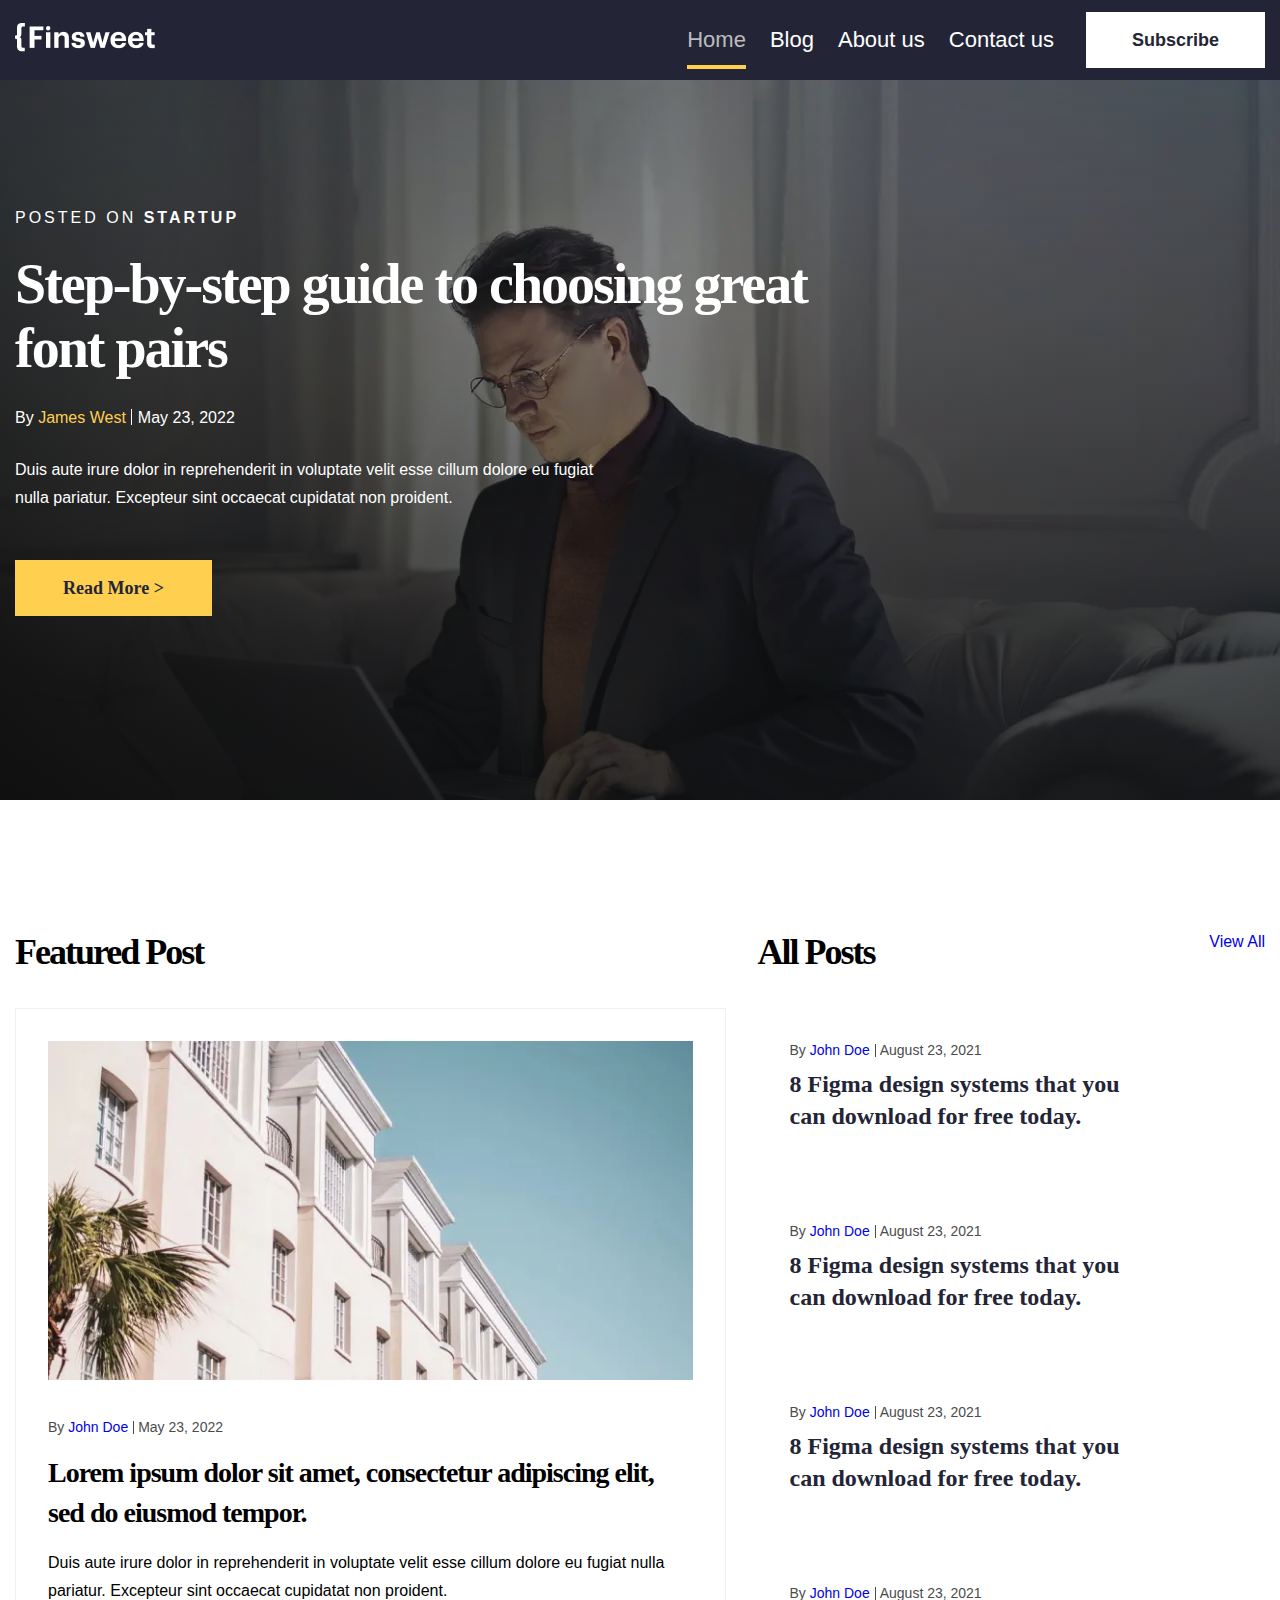
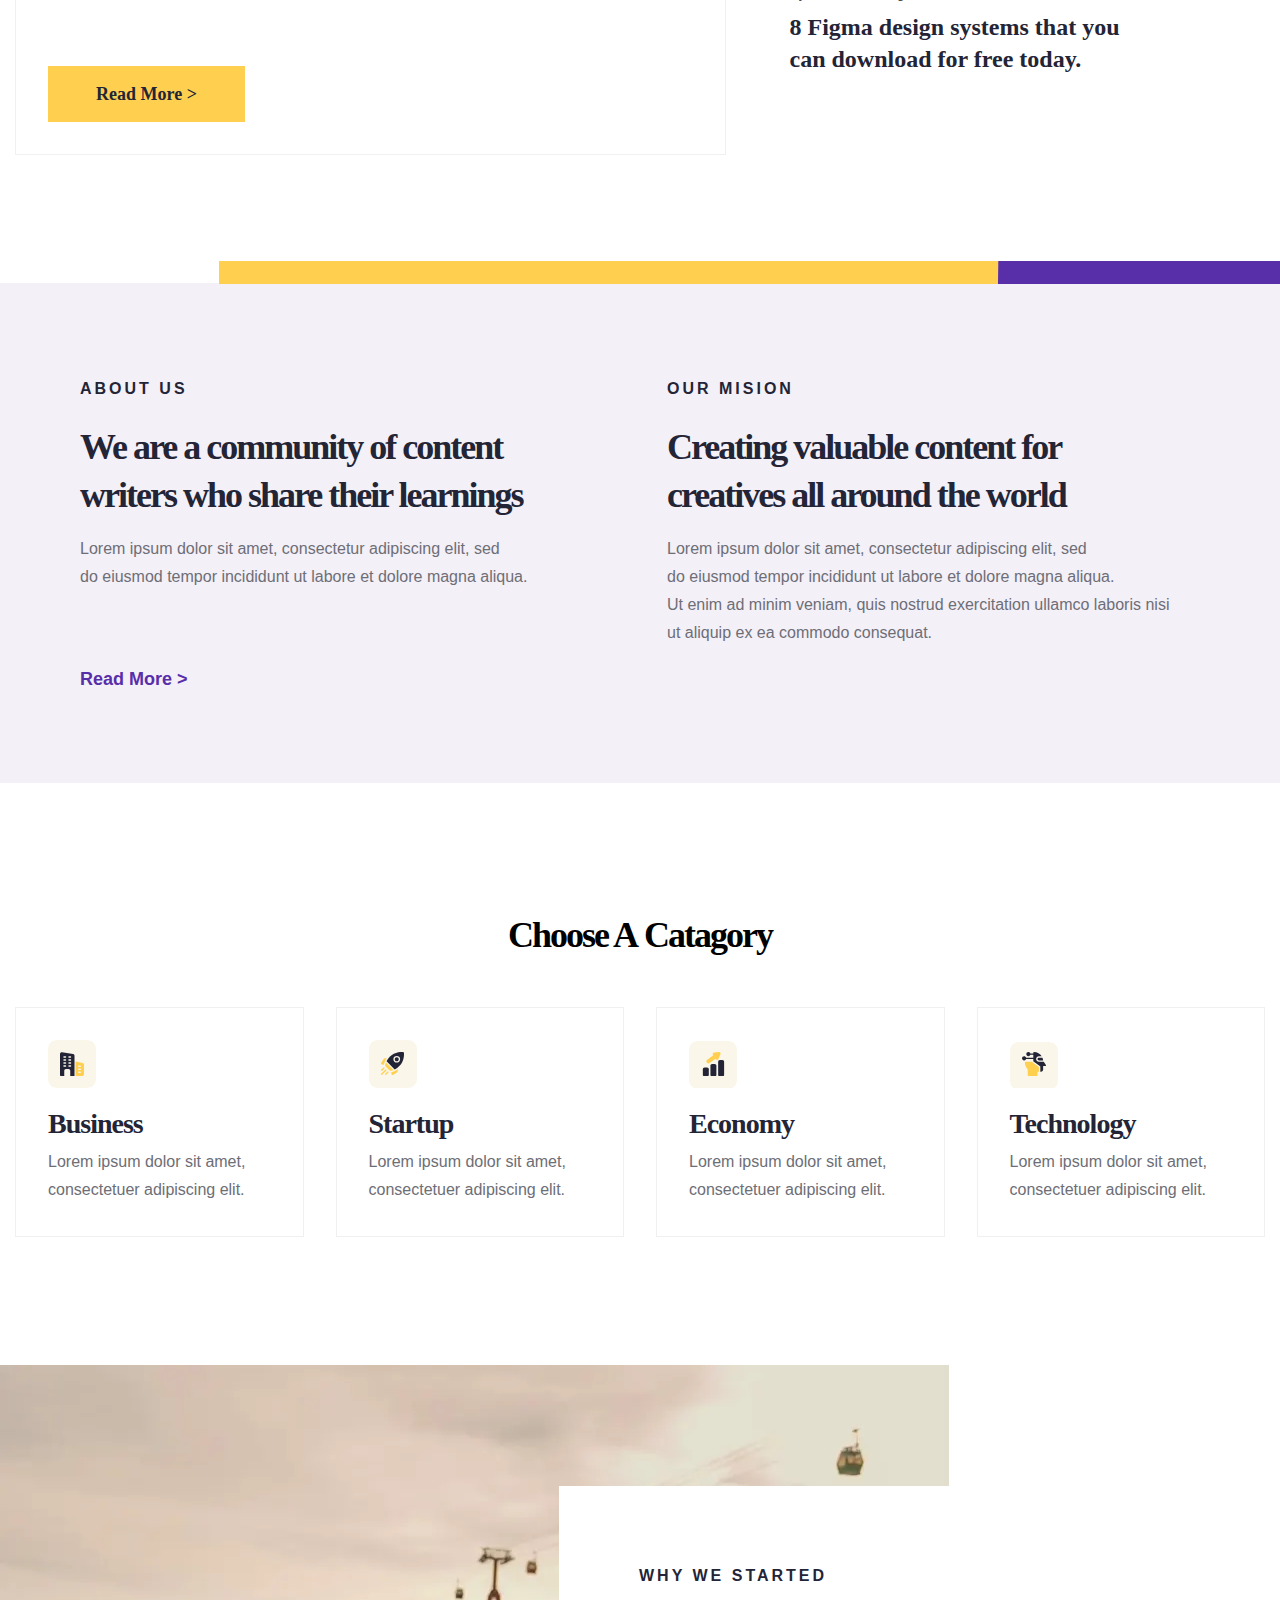
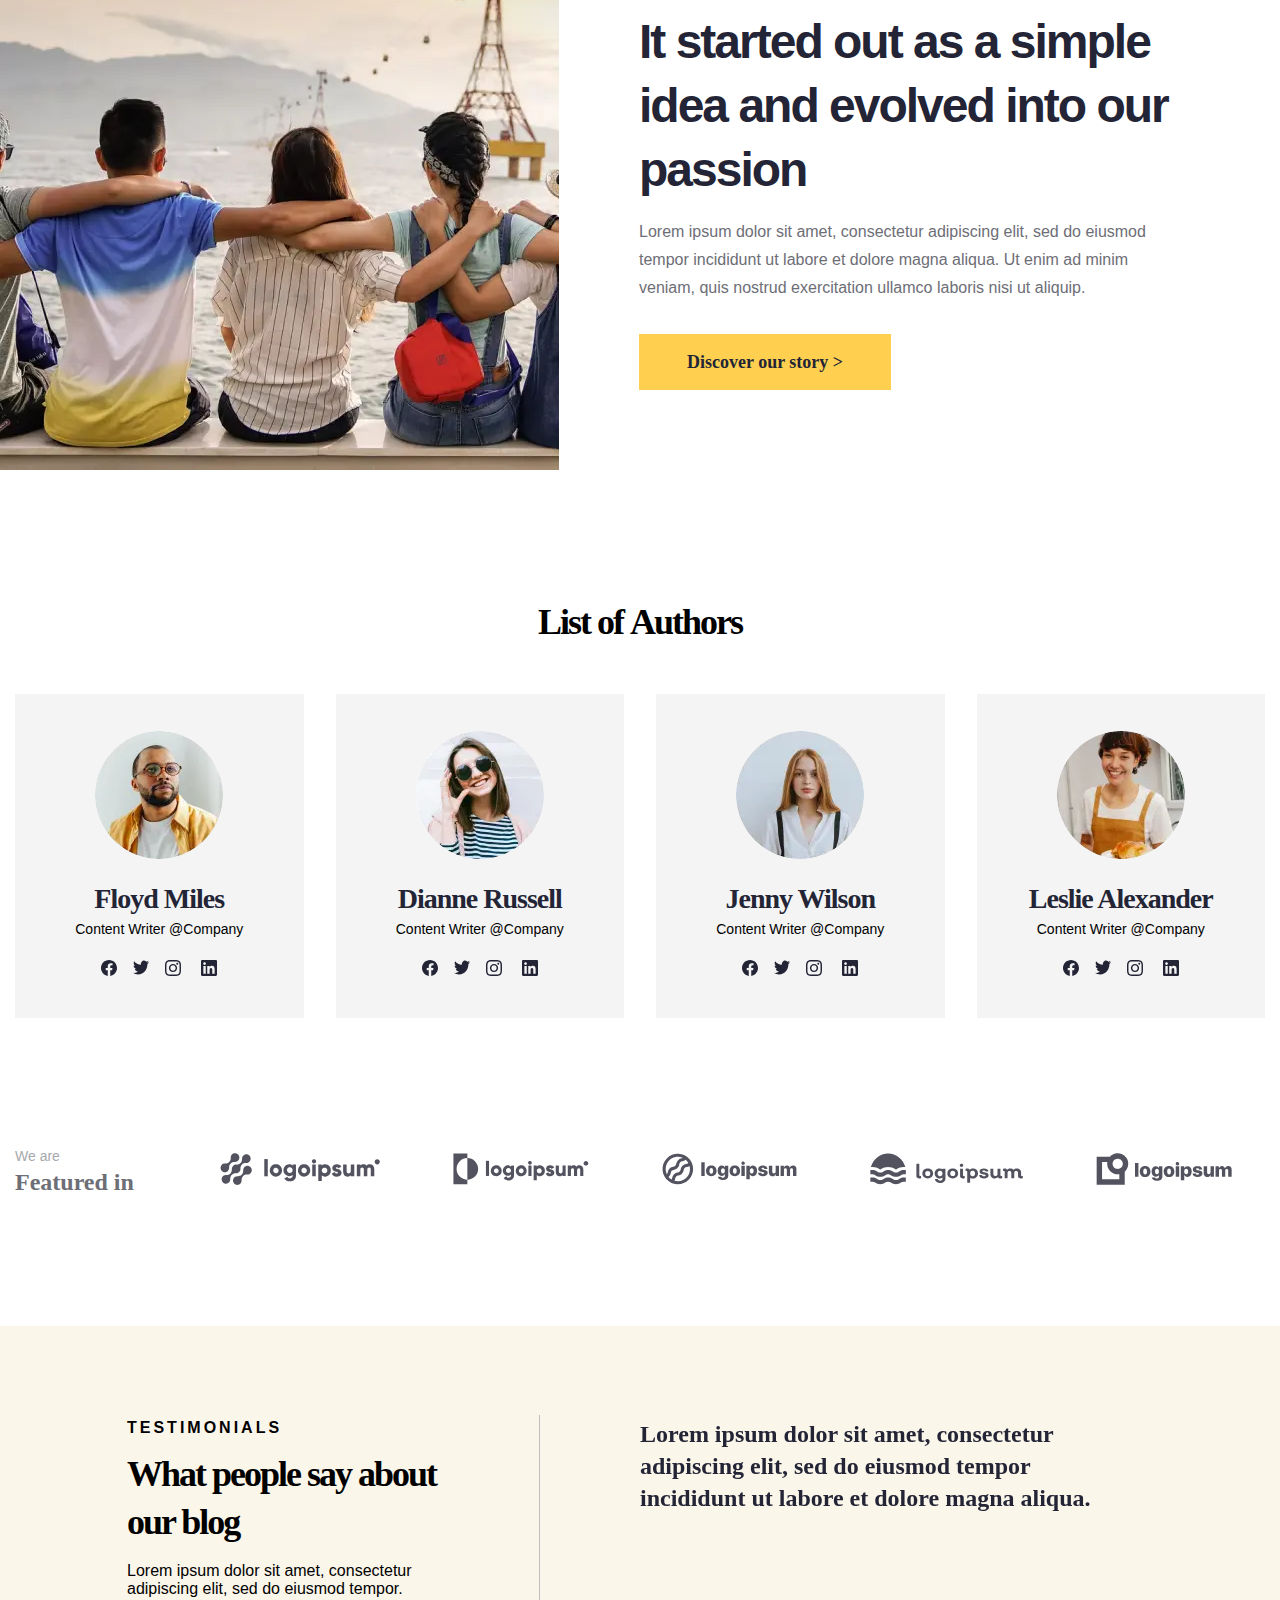
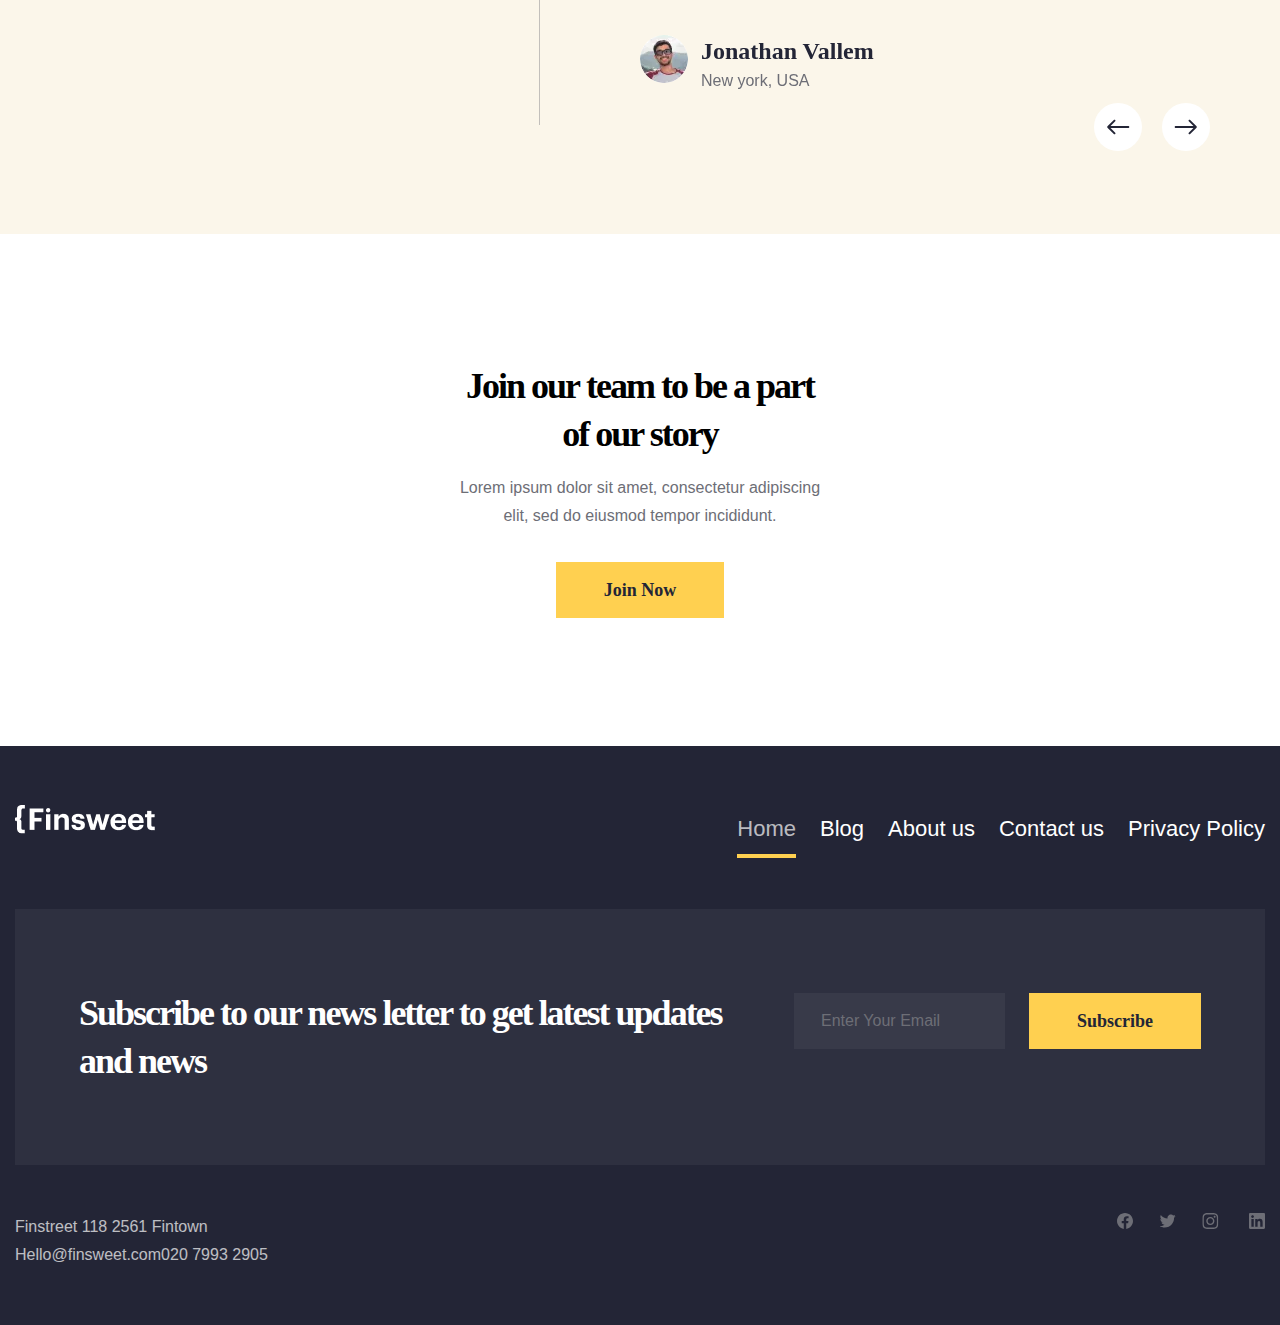
<file: index.html>
<!DOCTYPE html>
<html lang="en" class="page">

<head>
    <meta charset="UTF-8">
    <meta name="viewport" content="width=device-width,initial-scale=1">
    <link rel="shortcut icon" href="favicon.ico" type="image/x-icon">
    <meta http-equiv="X-UA-Compatible" content="ie=edge">
    <meta name="theme-color" content="#111111">
    <title>Finsweet</title>
    <link rel="preload" href="fonts/InterMedium.woff2" as="font" type="font/woff2" crossorigin>
    <link rel="preload" href="fonts/InterRegular.woff2" as="font" type="font/woff2" crossorigin>
    <link rel="preload" href="fonts/InterSemiBold.woff2" as="font" type="font/woff2" crossorigin>
    <link rel="preload" href="fonts/InterBlack.woff2" as="font" type="font/woff2" crossorigin>
    <link rel="preload" href="fonts/Sen-Bold.woff2" as="font" type="font/woff2" crossorigin>
    <link rel="stylesheet" href="css/vendor.css">
    <link rel="stylesheet" href="css/main.css">
    <script defer="defer" src="js/main.js"></script>
</head>

<body class="page__body">
    <div class="site-container">
        <header class="header">
            <div class="container header__container">
                <div class="header__left"><a href="index.html" class="header__logo"><img src="img/logo.png" alt="logo"></a></div>
                <div class="header__right">
                    <nav class="header__nav nav" title="navigation menu">
                        <ul class="nav__list list-reset menu">
                            <li class="nav__item menu__item"><a href="index.html" class="nav__link menu__item-link" data-scroll data-name="Home">Home</a></li>
                            <li class="nav__item menu__item"><a href="blog-page.html" class="nav__link menu__item-link" data-scroll data-name="Blog">Blog</a></li>
                            <li class="nav__item menu__item"><a href="about-page.html" class="nav__link menu__item-link" data-scroll data-name="About us">About us</a></li>
                            <li class="nav__item menu__item"><a href="contact.html" class="nav__link menu__item-link" data-scroll data-name="Contact us">Contact us</a></li>
                        </ul>
                        <div class="burger"><span></span></div>
                    </nav><a href="#subscribe" class="header__link">Subscribe</a></div>
            </div>
        </header>
        <main class="main">
            <section class="hero">
                <div class="container hero__container">
                    <div class="hero__wrapper"><span class="hero__subtitle">Posted on <a href="#" class="hero__link">Startup</a></span>
                        <h1 class="hero__title">Step-by-step guide to choosing great font pairs</h1><span class="hero__quote">By <cite class="hero__author">James West</cite><time datetime="2022-05-23">May 23, 2022</time></span>
                        <p class="hero__descr">Duis aute irure dolor in reprehenderit in voluptate velit esse cillum dolore eu fugiat nulla pariatur. Excepteur sint occaecat cupidatat non proident.</p><a href="#" class="hero__btn btn-reset btn">Read More ></a></div>
                </div>
            </section>
            <section class="posts">
                <div class="container posts__container">
                    <div class="posts__wrapper">
                        <h2 class="posts__title title">Featured Post</h2>
                        <div class="posts__featured">
                            <div class="posts__img">
                                <picture>
                                    <source srcset="img/posts.webp" type="image/webp"><img loading="lazy" src="img/posts.webp" class="image" width="" height="" alt=""></picture>
                            </div>
                            <div class="posts__content"><span class="posts__quote quote">By <cite class="quote__author"><a href="#">John Doe</a></cite><time datetime="2022-05-23">May 23, 2022</time></span>
                                <h3 class="posts__subtitle">Lorem ipsum dolor sit amet, consectetur adipiscing elit, sed do eiusmod tempor.</h3>
                                <p class="posts__text">Duis aute irure dolor in reprehenderit in voluptate velit esse cillum dolore eu fugiat nulla pariatur. Excepteur sint occaecat cupidatat non proident.</p><a href="#" class="posts__btn btn btn-reset">Read More ></a></div>
                        </div>
                    </div>
                    <aside class="posts__aside aside">
                        <div class="aside__top">
                            <h2 class="aside__title title">All Posts</h2><a href="#" class="aside__link">View All</a></div>
                        <div class="aside__bot">
                            <div class="aside__block"><span class="aside__quote quote">By <cite class="quote__author"><a href="#">John Doe</a></cite><time datetime="2021-08-23">August 23, 2021 </time></span><a href="#" class="aside__descr">8 Figma design systems that you can download for free today.</a></div>
                            <div
                                class="aside__block"><span class="aside__quote quote">By <cite class="quote__author"><a href="#">John Doe</a></cite><time datetime="2021-08-23">August 23, 2021 </time></span><a href="#" class="aside__descr">8 Figma design systems that you can download for free today.</a></div>
                        <div
                            class="aside__block"><span class="aside__quote quote">By <cite class="quote__author"><a href="#">John Doe</a></cite><time datetime="2021-08-23">August 23, 2021 </time></span><a href="#" class="aside__descr">8 Figma design systems that you can download for free today.</a></div>
                <div
                    class="aside__block"><span class="aside__quote quote">By <cite class="quote__author"><a href="#">John Doe</a></cite><time datetime="2021-08-23">August 23, 2021 </time></span><a href="#" class="aside__descr">8 Figma design systems that you can download for free today.</a></div>
    </div>
    </aside>
    </div>
    </section>
    <section class="about">
        <div class="about__container container">
            <div class="about__wrapper">
                <div class="about__us">
                    <h4 class="about__title">ABOUT US</h4>
                    <h5 class="about__subtitle">We are a community of content writers who share their learnings</h5>
                    <p class="about__text">Lorem ipsum dolor sit amet, consectetur adipiscing elit, sed do eiusmod tempor incididunt ut labore et dolore magna aliqua.</p>
                </div>
                <div class="about__mission">
                    <h4 class="about__title">Our mision</h4>
                    <h5 class="about__subtitle">Creating valuable content for creatives all around the world</h5>
                    <p class="about__text">Lorem ipsum dolor sit amet, consectetur adipiscing elit, sed do eiusmod tempor incididunt ut labore et dolore magna aliqua. Ut enim ad minim veniam, quis nostrud exercitation ullamco laboris nisi ut aliquip ex ea commodo consequat.</p>
                </div>
            </div><a href="#" class="about__link">Read More ></a></div>
    </section>
    <section class="category">
        <div class="category__container container">
            <h2 class="category__title title">Choose A Catagory</h2>
            <div class="category__wrapper">
                <a href="buisness-page.html" class="category__link">
                    <article class="category__card card">
                        <div class="card__icon"><img src="img/card-icon1.svg" alt="Business category icon"></div>
                        <h4 class="card__title">Business</h4>
                        <p class="card__text">Lorem ipsum dolor sit amet, consectetuer adipiscing elit.</p>
                    </article>
                </a>
                <a href="#" class="category__link">
                    <article class="category__card card">
                        <div class="card__icon"><img src="img/card-icon2.svg" alt="Startup category icon"></div>
                        <h4 class="card__title">Startup</h4>
                        <p class="card__text">Lorem ipsum dolor sit amet, consectetuer adipiscing elit.</p>
                    </article>
                </a>
                <a href="#" class="category__link">
                    <article class="category__card card">
                        <div class="card__icon"><img src="img/card-icon3.svg" alt="Economy category icon"></div>
                        <h4 class="card__title">Economy</h4>
                        <p class="card__text">Lorem ipsum dolor sit amet, consectetuer adipiscing elit.</p>
                    </article>
                </a>
                <a href="#" class="category__link">
                    <article class="category__card card">
                        <div class="card__icon"><img src="img/card-icon4.svg" alt="Technology category icon"></div>
                        <h4 class="card__title">Technology</h4>
                        <p class="card__text">Lorem ipsum dolor sit amet, consectetuer adipiscing elit.</p>
                    </article>
                </a>
            </div>
        </div>
    </section>
    <section class="why">
        <div class="why__container container">
            <div class="why__wrapper">
                <h4 class="why__title">Why we started</h4>
                <h5 class="why__subtitle">It started out as a simple idea and evolved into our passion</h5>
                <p class="why__text">Lorem ipsum dolor sit amet, consectetur adipiscing elit, sed do eiusmod tempor incididunt ut labore et dolore magna aliqua. Ut enim ad minim veniam, quis nostrud exercitation ullamco laboris nisi ut aliquip.</p><a href="#" class="why__link btn btn-reset">Discover our story ></a></div>
        </div>
    </section>
    <section class="authors">
        <div class="authors__container container">
            <h2 class="authors__title title">List of Authors</h2>
            <div class="authors__wrapper">
                <article class="authors__card author-card">
                    <div class="author-card__icon">
                        <picture>
                            <source srcset="img/author-card1.webp" type="image/webp"><img loading="lazy" src="img/author-card1.webp" class="image" width="128" height="128" alt=""></picture>
                    </div>
                    <a href="#">
                        <h4 class="author-card__title">Floyd Miles</h4>
                    </a>
                    <p class="author-card__text">Content Writer @Company</p>
                    <div class="author-card__social"><a href="#"><img class="author-card__link" src="img/svg/fb.svg" alt=""></a><a href="#"><img class="author-card__link" src="img/svg/tw.svg" alt=""></a><a href="#"><img class="author-card__link" src="img/svg/insta.svg" alt=""></a>
                        <a
                            href="#"><img class="author-card__link" src="img/svg/linkedin.svg" alt=""></a>
                    </div>
                </article>
                <article class="authors__author-card author-card">
                    <div class="author-card__icon">
                        <picture>
                            <source srcset="img/author-card2.webp" type="image/webp"><img loading="lazy" src="img/author-card2.webp" class="image" width="128" height="128" alt=""></picture>
                    </div>
                    <a href="#">
                        <h4 class="author-card__title">Dianne Russell</h4>
                    </a>
                    <p class="author-card__text">Content Writer @Company</p>
                    <div class="author-card__social"><a href="#"><img class="author-card__link" src="img/svg/fb.svg" alt=""></a><a href="#"><img class="author-card__link" src="img/svg/tw.svg" alt=""></a><a href="#"><img class="author-card__link" src="img/svg/insta.svg" alt=""></a>
                        <a
                            href="#"><img class="author-card__link" src="img/svg/linkedin.svg" alt=""></a>
                    </div>
                </article>
                <article class="authors__author-card author-card">
                    <div class="author-card__icon">
                        <picture>
                            <source srcset="img/author-card3.webp" type="image/webp"><img loading="lazy" src="img/author-card3.webp" class="image" width="128" height="128" alt=""></picture>
                    </div>
                    <a href="#">
                        <h4 class="author-card__title">Jenny Wilson</h4>
                    </a>
                    <p class="author-card__text">Content Writer @Company</p>
                    <div class="author-card__social"><a href="#"><img class="author-card__link" src="img/svg/fb.svg" alt=""></a><a href="#"><img class="author-card__link" src="img/svg/tw.svg" alt=""></a><a href="#"><img class="author-card__link" src="img/svg/insta.svg" alt=""></a>
                        <a
                            href="#"><img class="author-card__link" src="img/svg/linkedin.svg" alt=""></a>
                    </div>
                </article>
                <article class="authors__author-card author-card">
                    <div class="author-card__icon">
                        <picture>
                            <source srcset="img/author-card4.webp" type="image/webp"><img loading="lazy" src="img/author-card4.webp" class="image" width="128" height="128" alt=""></picture>
                    </div>
                    <a href="#">
                        <h4 class="author-card__title">Leslie Alexander</h4>
                    </a>
                    <p class="author-card__text">Content Writer @Company</p>
                    <div class="author-card__social"><a href="#"><img class="author-card__link" src="img/svg/fb.svg" alt=""></a><a href="#"><img class="author-card__link" src="img/svg/tw.svg" alt=""></a><a href="#"><img class="author-card__link" src="img/svg/insta.svg" alt=""></a>
                        <a
                            href="#"><img class="author-card__link" src="img/svg/linkedin.svg" alt=""></a>
                    </div>
                </article>
            </div>
        </div>
    </section>
    <section class="logos">
        <div class="logos__container container">
            <div class="logos__left">
                <h5 class="logos__title">We are</h5><span class="logos__text">Featured in</span></div>
            <div class="logos__right">
                <div class="logos__logo" aria-label="logoipsum*"><img src="img/Logo1.svg" alt="logo" class="logos__img"></div>
                <div class="logos__logo" aria-label="logoipsum*"><img src="img/Logo2.svg" alt="logo" class="logos__img"></div>
                <div class="logos__logo" aria-label="logoipsum*"><img src="img/Logo3.svg" alt="logo" class="logos__img"></div>
                <div class="logos__logo" aria-label="logoipsum*"><img src="img/Logo4.svg" alt="logo" class="logos__img"></div>
                <div class="logos__logo" aria-label="logoipsum*"><img src="img/Logo5.svg" alt="logo" class="logos__img"></div>
            </div>
        </div>
    </section>
    <section class="testimonials">
        <div class="testimonials__container container">
            <div class="testimonials__wrapper">
                <div class="testimonials__left">
                    <h4 class="testimonials__subtitle">TESTIMONIALs</h4>
                    <h2 class="testimonials__title title">What people say about our blog</h2>
                    <p class="testimonials__text">Lorem ipsum dolor sit amet, consectetur adipiscing elit, sed do eiusmod tempor.</p>
                </div>
                <div class="testimonials__right">
                    <div class="testimonials__swiper swiper">
                        <div class="swiper-wrapper">
                            <div class="swiper-slide">
                                <div class="testimonials__descr">
                                    <p>Lorem ipsum dolor sit amet, consectetur adipiscing elit, sed do eiusmod tempor incididunt ut labore et dolore magna aliqua.</p>
                                </div>
                                <div class="testimonials__author">
                                    <h5 class="testimonials__name">Jonathan Vallem</h5><span class="testimonials__from">New york, USA</span></div>
                            </div>
                            <div class="swiper-slide">
                                <div class="testimonials__descr">
                                    <p>Lorem ipsum dolor sit amet, consectetur adipiscing elit, sed do eiusmod tempor incididunt ut labore et dolore magna aliqua.</p>
                                </div>
                                <div class="testimonials__author">
                                    <h5 class="testimonials__name">Jonathan Vallem</h5><span class="testimonials__from">New york, USA</span></div>
                            </div>
                            <div class="swiper-slide">
                                <div class="testimonials__descr">
                                    <p>Lorem ipsum dolor sit amet, consectetur adipiscing elit, sed do eiusmod tempor incididunt ut labore et dolore magna aliqua.</p>
                                </div>
                                <div class="testimonials__author">
                                    <h5 class="testimonials__name">Jonathan Vallem</h5><span class="testimonials__from">New york, USA</span></div>
                            </div>
                        </div>
                        <div class="swiper__btns">
                            <div class="swiper-button-next"><svg width="48" height="48" viewBox="0 0 48 48" fill="none" xmlns="http://www.w3.org/2000/svg"><circle cx="24" cy="24" r="24" transform="rotate(-180 24 24)" fill="white"/><path d="M34.2852 25C34.8374 25 35.2852 24.5523 35.2852 24C35.2852 23.4477 34.8374 23 34.2852 23L34.2852 25ZM13.449 23.2929C13.0585 23.6834 13.0585 24.3166 13.449 24.7071L19.813 31.0711C20.2035 31.4616 20.8367 31.4616 21.2272 31.0711C21.6177 30.6805 21.6177 30.0474 21.2272 29.6569L15.5703 24L21.2272 18.3431C21.6177 17.9526 21.6177 17.3195 21.2272 16.9289C20.8367 16.5384 20.2035 16.5384 19.813 16.9289L13.449 23.2929ZM34.2852 23L14.1561 23L14.1561 25L34.2852 25L34.2852 23Z" fill="#232536"/></svg></div>
                            <div
                                class="swiper-button-prev"><svg width="48" height="48" viewBox="0 0 48 48" fill="none" xmlns="http://www.w3.org/2000/svg"><circle cx="24" cy="24" r="24" transform="rotate(-180 24 24)" fill="white"/><path d="M34.2852 25C34.8374 25 35.2852 24.5523 35.2852 24C35.2852 23.4477 34.8374 23 34.2852 23L34.2852 25ZM13.449 23.2929C13.0585 23.6834 13.0585 24.3166 13.449 24.7071L19.813 31.0711C20.2035 31.4616 20.8367 31.4616 21.2272 31.0711C21.6177 30.6805 21.6177 30.0474 21.2272 29.6569L15.5703 24L21.2272 18.3431C21.6177 17.9526 21.6177 17.3195 21.2272 16.9289C20.8367 16.5384 20.2035 16.5384 19.813 16.9289L13.449 23.2929ZM34.2852 23L14.1561 23L14.1561 25L34.2852 25L34.2852 23Z" fill="#232536"/></svg></div>
                    </div>
                </div>
            </div>
        </div>
        </div>
    </section>
    <section class="join">
        <div class="join__container container">
            <h2 class="join__title title">Join our team to be a part of our story</h2>
            <p class="join__descr">Lorem ipsum dolor sit amet, consectetur adipiscing elit, sed do eiusmod tempor incididunt.</p>
            <div class="join__btn-div"><a href="#" class="join__btn btn-reset btn">Join Now</a></div>
        </div>
    </section>
    </main>
    <footer class="footer">
        <div class="footer__container container">
            <div class="footer__header">
                <div class="footer__left"><a href="#" class="footer__logo"><img src="img/logo.png" alt="logo"></a></div>
                <div class="footer__right">
                    <nav class="footer__nav nav" title="footer navigation menu">
                        <ul class="nav__list list-reset">
                            <li class="nav__item"><a href="index.html" class="nav__link" data-name="Home">Home</a></li>
                            <li class="nav__item"><a href="blog-page.html" class="nav__link" data-name="Blog">Blog</a></li>
                            <li class="nav__item"><a href="about-page.html" class="nav__link" data-name="About us">About us</a></li>
                            <li class="nav__item"><a href="contact.html" class="nav__link" data-name="Contact us">Contact us</a></li>
                            <li class="nav__item"><a href="privacy.html" class="nav__link" data-name="Privacy Policy">Privacy Policy</a></li>
                        </ul>
                    </nav>
                </div>
            </div>
            <div class="footer__middle">
                <h2 class="footer__title title">Subscribe to our news letter to get latest updates and news</h2>
                <form class="footer__subscribe" id="subscribe"><input type="email" class="footer__input" required placeholder="Enter Your Email"> <button class="footer__btn btn btn-reset" type="submit">Subscribe</button></form>
            </div>
            <div class="footer__bottom">
                <div class="footer__bottom-left"><span class="footer__address">Finstreet 118 2561 Fintown</span> <span class="footer__contacts"><a href="#">Hello@finsweet.com </a>020 7993 2905</span></div>
                <div class="footer__bottom-right">
                    <div class="footer__social"><a class="footer__link" href="#"><img src="img/svg/fb-neg.svg" alt="facebook link"></a><a class="footer__link" href="#"><img src="img/svg/tw-neg.svg" alt="twitter link"></a><a class="footer__link" href="#"><img src="img/svg/inst-neg.svg" alt="instagram link"></a>
                        <a
                            class="footer__link" href="#"><img src="img/svg/linked-neg.svg" alt="linkedin link"></a>
                    </div>
                </div>
            </div>
        </div>
    </footer>
    </div>
</body>

</html>
</file>
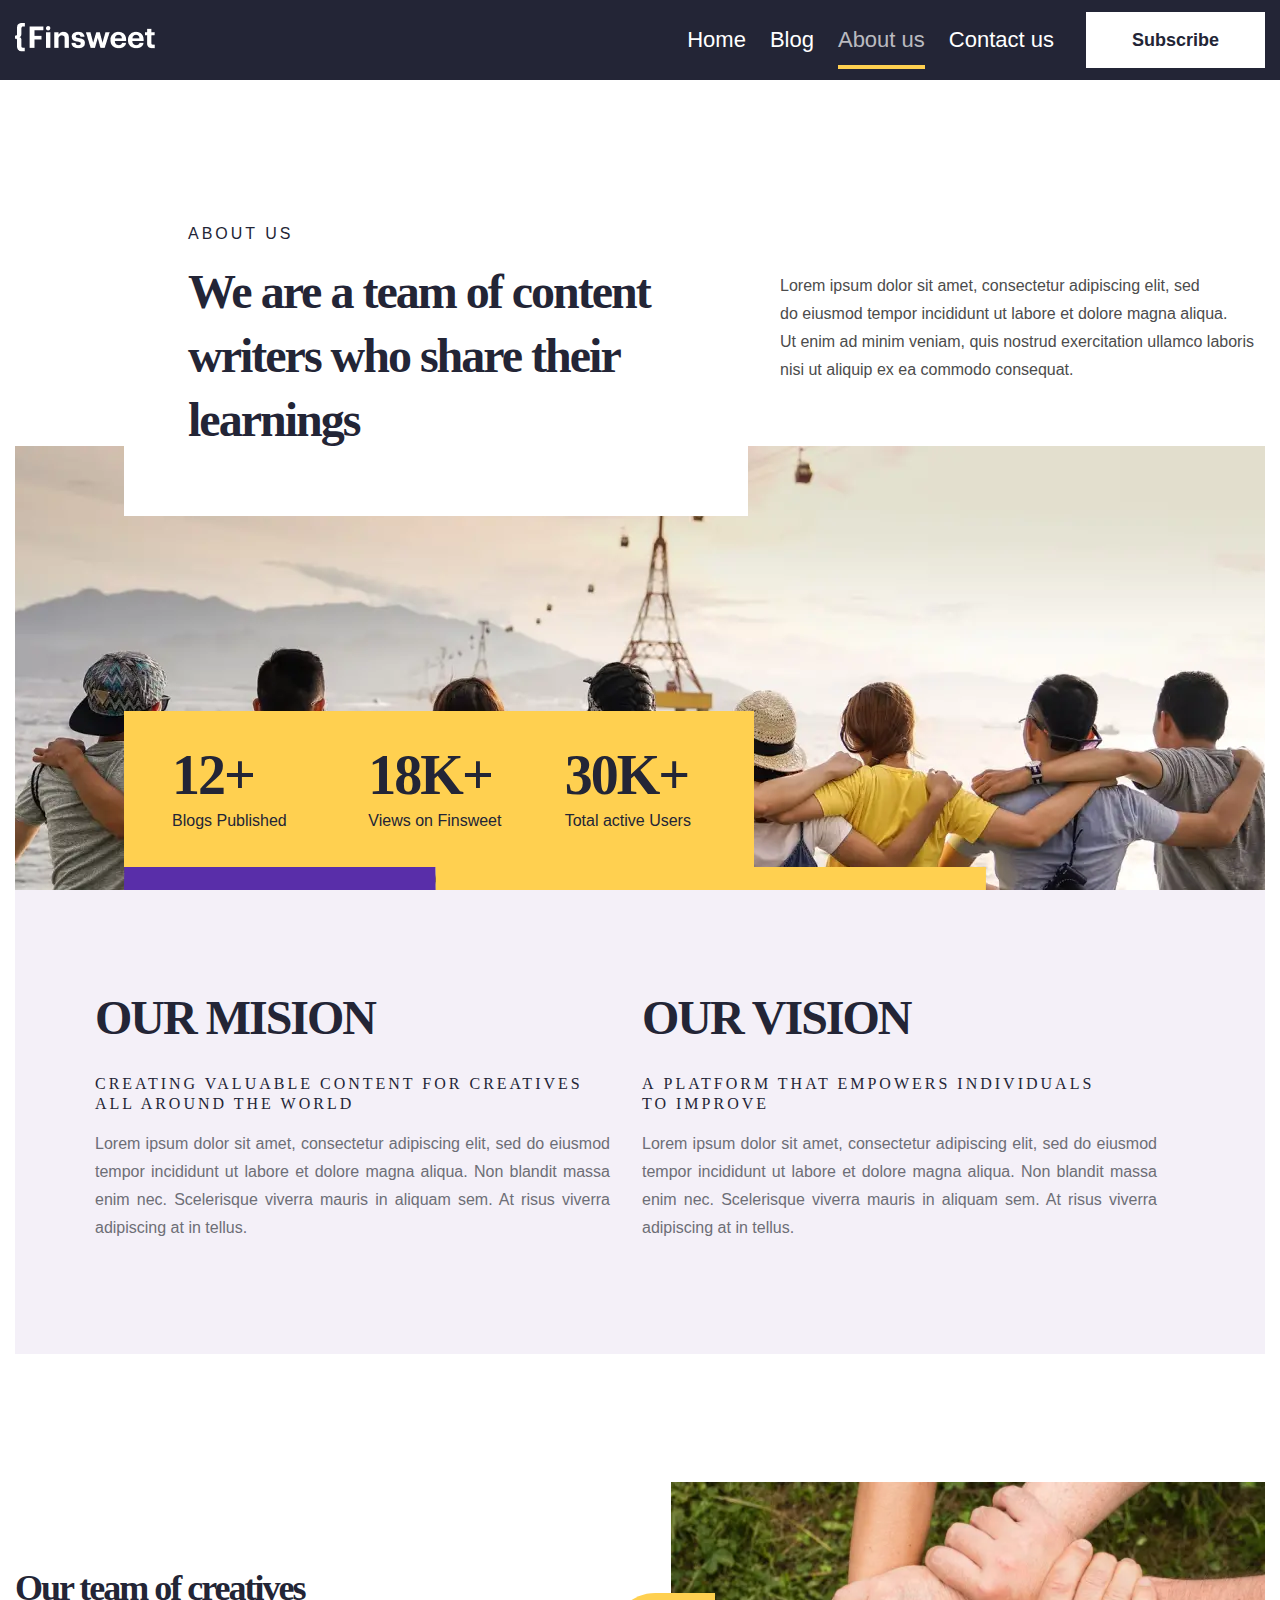
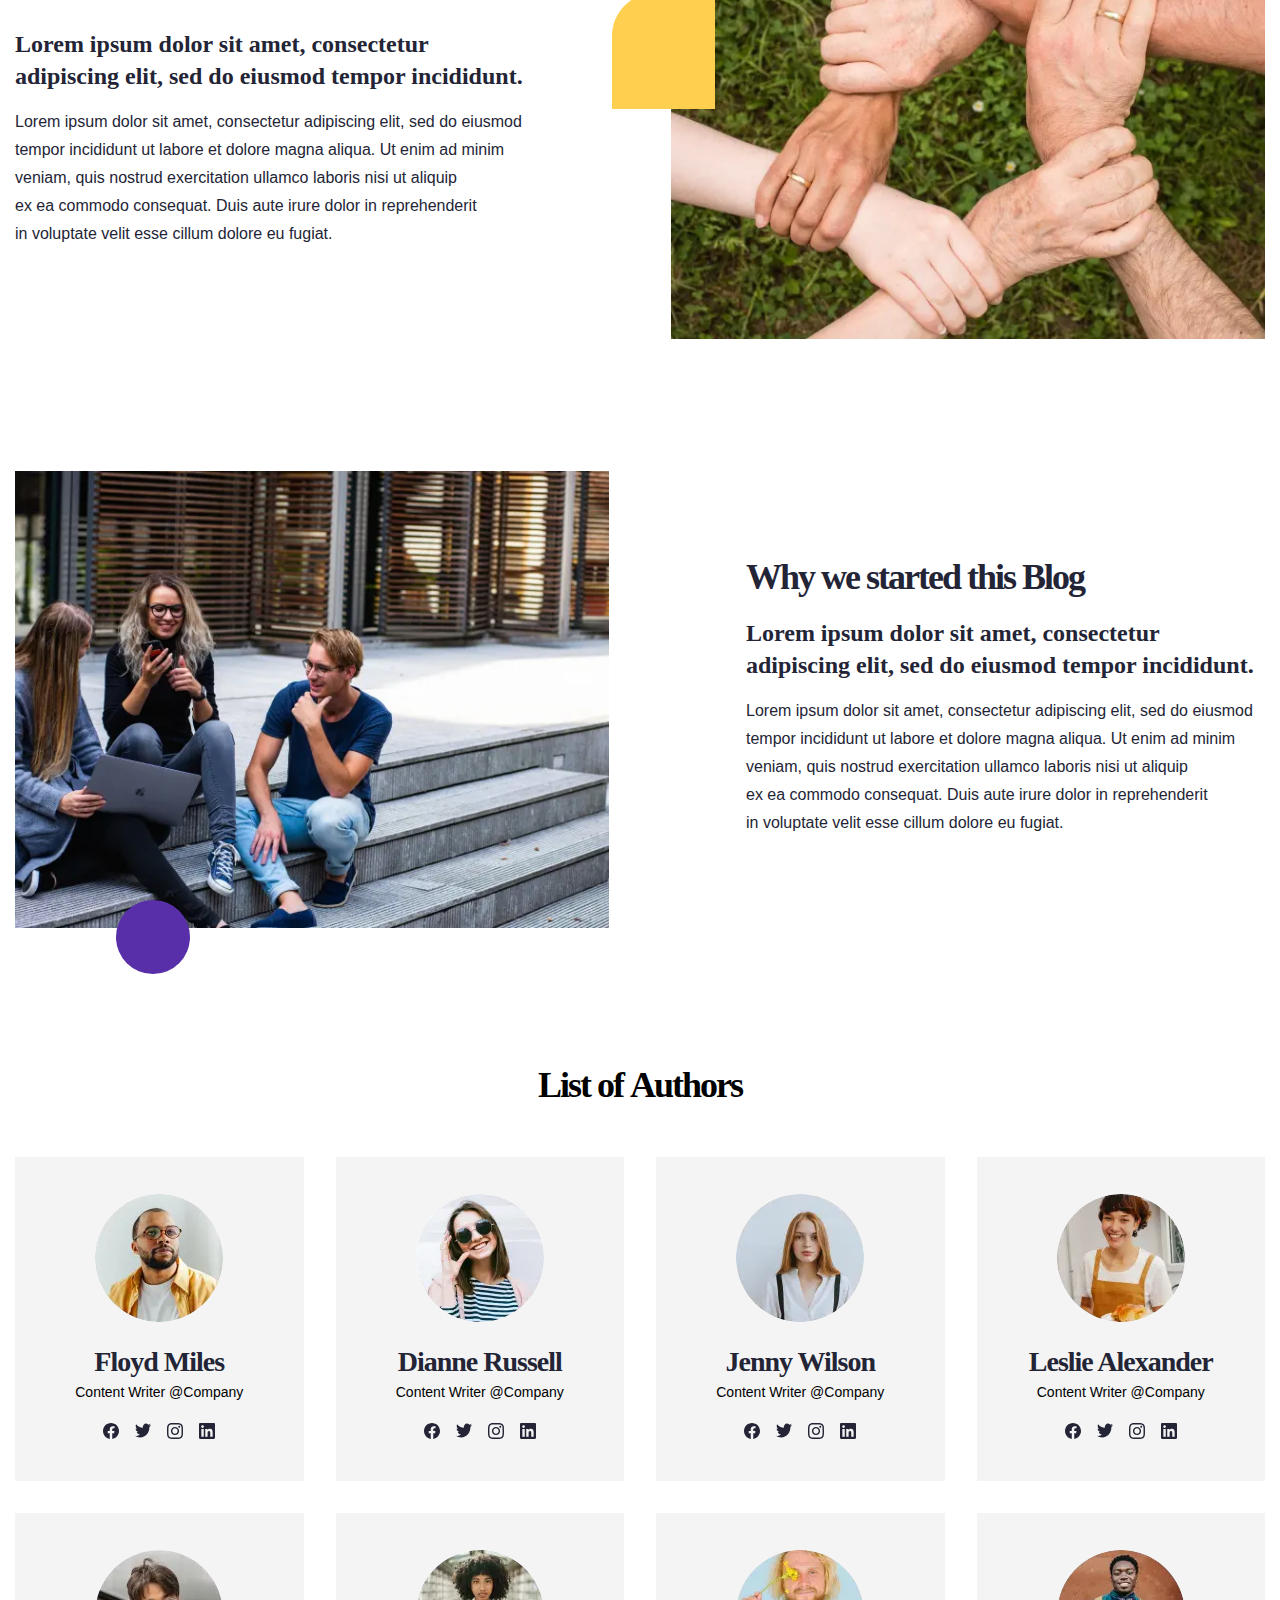
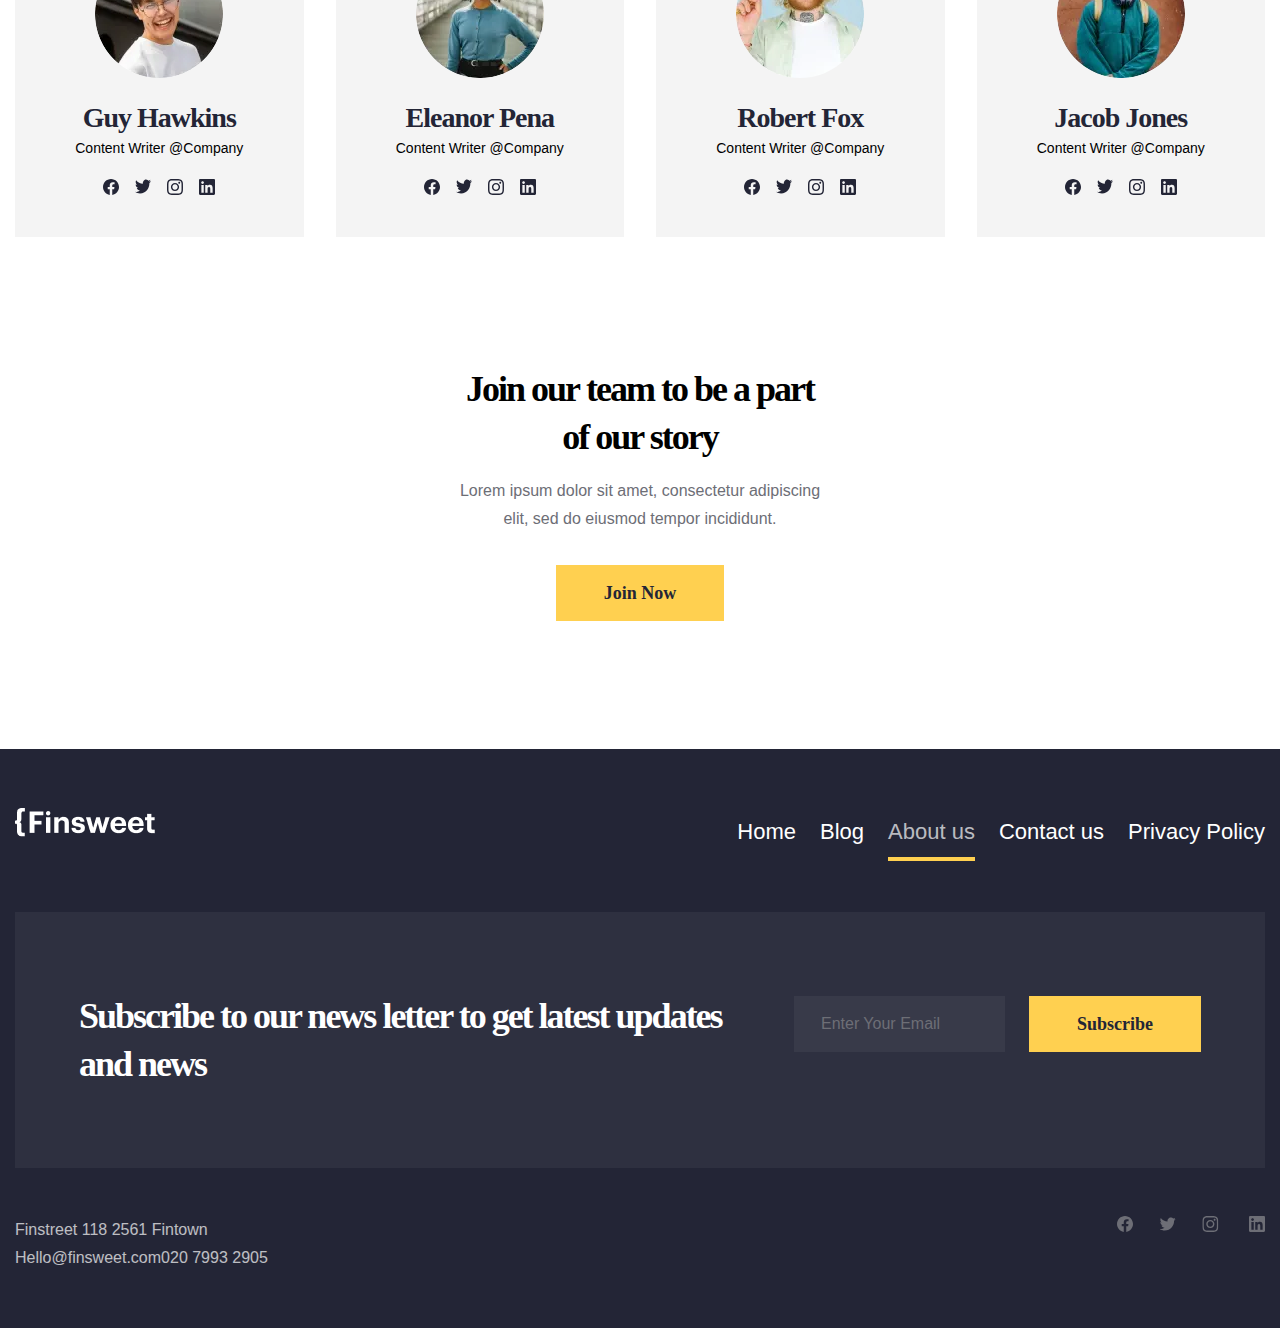
<file: about-page.html>
<!DOCTYPE html>
<html lang="en" class="page">

<head>
    <meta charset="UTF-8">
    <meta name="viewport" content="width=device-width,initial-scale=1">
    <link rel="shortcut icon" href="favicon.ico" type="image/x-icon">
    <meta http-equiv="X-UA-Compatible" content="ie=edge">
    <meta name="theme-color" content="#111111">
    <title>Finsweet</title>
    <link rel="preload" href="fonts/InterMedium.woff2" as="font" type="font/woff2" crossorigin>
    <link rel="preload" href="fonts/InterRegular.woff2" as="font" type="font/woff2" crossorigin>
    <link rel="preload" href="fonts/InterSemiBold.woff2" as="font" type="font/woff2" crossorigin>
    <link rel="preload" href="fonts/InterBlack.woff2" as="font" type="font/woff2" crossorigin>
    <link rel="preload" href="fonts/Sen-Bold.woff2" as="font" type="font/woff2" crossorigin>
    <link rel="stylesheet" href="css/vendor.css">
    <link rel="stylesheet" href="css/main.css">
    <script defer="defer" src="js/main.js"></script>
</head>

<body class="page__body">
    <div class="site-container">
        <header class="header">
            <div class="container header__container">
                <div class="header__left"><a href="index.html" class="header__logo"><img src="img/logo.png" alt="logo"></a></div>
                <div class="header__right">
                    <nav class="header__nav nav" title="navigation menu">
                        <ul class="nav__list list-reset menu">
                            <li class="nav__item menu__item"><a href="index.html" class="nav__link menu__item-link" data-scroll data-name="Home">Home</a></li>
                            <li class="nav__item menu__item"><a href="blog-page.html" class="nav__link menu__item-link" data-scroll data-name="Blog">Blog</a></li>
                            <li class="nav__item menu__item"><a href="about-page.html" class="nav__link menu__item-link" data-scroll data-name="About us">About us</a></li>
                            <li class="nav__item menu__item"><a href="contact.html" class="nav__link menu__item-link" data-scroll data-name="Contact us">Contact us</a></li>
                        </ul>
                        <div class="burger"><span></span></div>
                    </nav><a href="#subscribe" class="header__link">Subscribe</a></div>
            </div>
        </header>
        <main class="main">
            <section class="about-hero">
                <div class="about-hero__container container">
                    <div class="about-hero__top">
                        <div class="about-hero__left">
                            <h4 class="about-hero__subtitle">ABOUT US</h4>
                            <h1 class="about-hero__title title">We are a team of content writers who share their learnings</h1>
                        </div>
                        <div class="about-hero__right">
                            <p class="about-hero__descr">Lorem ipsum dolor sit amet, consectetur adipiscing elit, sed do eiusmod tempor incididunt ut labore et dolore magna aliqua. Ut enim ad minim veniam, quis nostrud exercitation ullamco laboris nisi ut aliquip ex ea commodo consequat.</p>
                        </div>
                    </div>
                    <div class="about-hero__bottom">
                        <div class="about-hero__metrics metrics">
                            <div class="metrics__wrapper">
                                <div class="metrics__block metrics__block--publics">
                                    <h3 class="metrics__title">12+</h3><span class="metrics__text">Blogs Published</span></div>
                                <div class="metrics__block metrics__block--views">
                                    <h3 class="metrics__title">18K+</h3><span class="metrics__text">Views on Finsweet</span></div>
                                <div class="metrics__block metrics__block--users">
                                    <h3 class="metrics__title">30K+</h3><span class="metrics__text">Total active Users</span></div>
                            </div>
                        </div>
                        <div class="about about__container about-hero__wrapper">
                            <div class="about-hero__us about__us">
                                <h4 class="about-hero__title about__title">Our mision</h4>
                                <h5 class="about-hero__subtitle about__subtitle">Creating valuable content for creatives all around the world</h5>
                                <p class="about-hero__text about__text">Lorem ipsum dolor sit amet, consectetur adipiscing elit, sed do eiusmod tempor incididunt ut labore et dolore magna aliqua. Non blandit massa enim nec. Scelerisque viverra mauris in aliquam sem. At risus viverra adipiscing
                                    at in tellus.</p>
                            </div>
                            <div class="about-hero__mission about__mission">
                                <h4 class="about-hero__title about__title">Our Vision</h4>
                                <h5 class="about-hero__subtitle about__subtitle">A platform that empowers individuals to improve</h5>
                                <p class="about-hero__text about__text">Lorem ipsum dolor sit amet, consectetur adipiscing elit, sed do eiusmod tempor incididunt ut labore et dolore magna aliqua. Non blandit massa enim nec. Scelerisque viverra mauris in aliquam sem. At risus viverra adipiscing
                                    at in tellus.</p>
                            </div>
                        </div>
                    </div>
                </div>
            </section>
            <section class="reason">
                <div class="reason__container container">
                    <div class="reason__block">
                        <div class="reason__content">
                            <h3 class="reason__title title">Our team of creatives</h3><span class="reason__subtitle">Lorem ipsum dolor sit amet, consectetur adipiscing elit, sed do eiusmod tempor incididunt.</span>
                            <p class="reason__descr">Lorem ipsum dolor sit amet, consectetur adipiscing elit, sed do eiusmod tempor incididunt ut labore et dolore magna aliqua. Ut enim ad minim veniam, quis nostrud exercitation ullamco laboris nisi ut aliquip ex ea commodo consequat.
                                Duis aute irure dolor in reprehenderit in voluptate velit esse cillum dolore eu fugiat.</p>
                        </div>
                        <div class="reason__img">
                            <picture>
                                <source srcset="img/reason1.webp" type="image/webp"><img loading="lazy" src="img/reason1.webp" class="image" width="624" height="480" alt="reason picture"></picture>
                        </div>
                    </div>
                    <div class="reason__block">
                        <div class="reason__img">
                            <picture>
                                <source srcset="img/reason2.webp" type="image/webp"><img loading="lazy" src="img/reason2.webp" class="image" width="624" height="480" alt="reason picture"></picture>
                        </div>
                        <div class="reason__content">
                            <h3 class="reason__title title">Why we started this Blog</h3><span class="reason__subtitle">Lorem ipsum dolor sit amet, consectetur adipiscing elit, sed do eiusmod tempor incididunt.</span>
                            <p class="reason__descr">Lorem ipsum dolor sit amet, consectetur adipiscing elit, sed do eiusmod tempor incididunt ut labore et dolore magna aliqua. Ut enim ad minim veniam, quis nostrud exercitation ullamco laboris nisi ut aliquip ex ea commodo consequat.
                                Duis aute irure dolor in reprehenderit in voluptate velit esse cillum dolore eu fugiat.</p>
                        </div>
                    </div>
                </div>
            </section>
            <section class="authors">
                <div class="authors__container container">
                    <h2 class="authors__title title">List of Authors</h2>
                    <div class="authors__wrapper">
                        <article class="authors__card author-card">
                            <div class="author-card__icon">
                                <picture>
                                    <source srcset="img/author-card1.webp" type="image/webp"><img loading="lazy" src="img/author-card1.webp" class="image" width="128" height="128" alt=""></picture>
                            </div>
                            <a href="#">
                                <h4 class="author-card__title">Floyd Miles</h4>
                            </a>
                            <p class="author-card__text">Content Writer @Company</p>
                            <div class="author-card__social"><a href="#"><img src="img/svg/fb.svg" alt=""></a><a href="#"><img src="img/svg/tw.svg" alt=""></a><a href="#"><img src="img/svg/insta.svg" alt=""></a><a href="#"><img src="img/svg/linkedin.svg" alt=""></a></div>
                        </article>
                        <article class="authors__author-card author-card">
                            <div class="author-card__icon">
                                <picture>
                                    <source srcset="img/author-card2.webp" type="image/webp"><img loading="lazy" src="img/author-card2.webp" class="image" width="128" height="128" alt=""></picture>
                            </div>
                            <a href="#">
                                <h4 class="author-card__title">Dianne Russell</h4>
                            </a>
                            <p class="author-card__text">Content Writer @Company</p>
                            <div class="author-card__social"><a href="#"><img src="img/svg/fb.svg" alt=""></a><a href="#"><img src="img/svg/tw.svg" alt=""></a><a href="#"><img src="img/svg/insta.svg" alt=""></a><a href="#"><img src="img/svg/linkedin.svg" alt=""></a></div>
                        </article>
                        <article class="authors__author-card author-card">
                            <div class="author-card__icon">
                                <picture>
                                    <source srcset="img/author-card3.webp" type="image/webp"><img loading="lazy" src="img/author-card3.webp" class="image" width="128" height="128" alt=""></picture>
                            </div>
                            <a href="#">
                                <h4 class="author-card__title">Jenny Wilson</h4>
                            </a>
                            <p class="author-card__text">Content Writer @Company</p>
                            <div class="author-card__social"><a href="#"><img src="img/svg/fb.svg" alt=""></a><a href="#"><img src="img/svg/tw.svg" alt=""></a><a href="#"><img src="img/svg/insta.svg" alt=""></a><a href="#"><img src="img/svg/linkedin.svg" alt=""></a></div>
                        </article>
                        <article class="authors__author-card author-card">
                            <div class="author-card__icon">
                                <picture>
                                    <source srcset="img/author-card4.webp" type="image/webp"><img loading="lazy" src="img/author-card4.webp" class="image" width="128" height="128" alt=""></picture>
                            </div>
                            <a href="#">
                                <h4 class="author-card__title">Leslie Alexander</h4>
                            </a>
                            <p class="author-card__text">Content Writer @Company</p>
                            <div class="author-card__social"><a href="#"><img src="img/svg/fb.svg" alt=""></a><a href="#"><img src="img/svg/tw.svg" alt=""></a><a href="#"><img src="img/svg/insta.svg" alt=""></a><a href="#"><img src="img/svg/linkedin.svg" alt=""></a></div>
                        </article>
                        <article class="authors__author-card author-card">
                            <div class="author-card__icon">
                                <picture>
                                    <source srcset="img/author-card5.webp" type="image/webp"><img loading="lazy" src="img/author-card5.webp" class="image" width="128" height="128" alt=""></picture>
                            </div>
                            <a href="#">
                                <h4 class="author-card__title">Guy Hawkins</h4>
                            </a>
                            <p class="author-card__text">Content Writer @Company</p>
                            <div class="author-card__social"><a href="#"><img src="img/svg/fb.svg" alt=""></a><a href="#"><img src="img/svg/tw.svg" alt=""></a><a href="#"><img src="img/svg/insta.svg" alt=""></a><a href="#"><img src="img/svg/linkedin.svg" alt=""></a></div>
                        </article>
                        <article class="authors__author-card author-card">
                            <div class="author-card__icon">
                                <picture>
                                    <source srcset="img/author-card6.webp" type="image/webp"><img loading="lazy" src="img/author-card6.webp" class="image" width="128" height="128" alt=""></picture>
                            </div>
                            <a href="#">
                                <h4 class="author-card__title">Eleanor Pena</h4>
                            </a>
                            <p class="author-card__text">Content Writer @Company</p>
                            <div class="author-card__social"><a href="#"><img src="img/svg/fb.svg" alt=""></a><a href="#"><img src="img/svg/tw.svg" alt=""></a><a href="#"><img src="img/svg/insta.svg" alt=""></a><a href="#"><img src="img/svg/linkedin.svg" alt=""></a></div>
                        </article>
                        <article class="authors__author-card author-card">
                            <div class="author-card__icon">
                                <picture>
                                    <source srcset="img/author-card7.webp" type="image/webp"><img loading="lazy" src="img/author-card7.webp" class="image" width="128" height="128" alt=""></picture>
                            </div>
                            <a href="#">
                                <h4 class="author-card__title">Robert Fox</h4>
                            </a>
                            <p class="author-card__text">Content Writer @Company</p>
                            <div class="author-card__social"><a href="#"><img src="img/svg/fb.svg" alt=""></a><a href="#"><img src="img/svg/tw.svg" alt=""></a><a href="#"><img src="img/svg/insta.svg" alt=""></a><a href="#"><img src="img/svg/linkedin.svg" alt=""></a></div>
                        </article>
                        <article class="authors__author-card author-card">
                            <div class="author-card__icon">
                                <picture>
                                    <source srcset="img/author-card8.webp" type="image/webp"><img loading="lazy" src="img/author-card8.webp" class="image" width="128" height="128" alt=""></picture>
                            </div>
                            <a href="#">
                                <h4 class="author-card__title">Jacob Jones</h4>
                            </a>
                            <p class="author-card__text">Content Writer @Company</p>
                            <div class="author-card__social"><a href="#"><img src="img/svg/fb.svg" alt=""></a><a href="#"><img src="img/svg/tw.svg" alt=""></a><a href="#"><img src="img/svg/insta.svg" alt=""></a><a href="#"><img src="img/svg/linkedin.svg" alt=""></a></div>
                        </article>
                    </div>
                </div>
            </section>
            <section class="join">
                <div class="join__container container">
                    <h2 class="join__title title">Join our team to be a part of our story</h2>
                    <p class="join__descr">Lorem ipsum dolor sit amet, consectetur adipiscing elit, sed do eiusmod tempor incididunt.</p>
                    <div class="join__btn-div"><a href="#" class="join__btn btn-reset btn">Join Now</a></div>
                </div>
            </section>
        </main>
        <footer class="footer">
            <div class="footer__container container">
                <div class="footer__header">
                    <div class="footer__left"><a href="#" class="footer__logo"><img src="img/logo.png" alt="logo"></a></div>
                    <div class="footer__right">
                        <nav class="footer__nav nav" title="footer navigation menu">
                            <ul class="nav__list list-reset">
                                <li class="nav__item"><a href="index.html" class="nav__link" data-name="Home">Home</a></li>
                                <li class="nav__item"><a href="blog-page.html" class="nav__link" data-name="Blog">Blog</a></li>
                                <li class="nav__item"><a href="about-page.html" class="nav__link" data-name="About us">About us</a></li>
                                <li class="nav__item"><a href="contact.html" class="nav__link" data-name="Contact us">Contact us</a></li>
                                <li class="nav__item"><a href="privacy.html" class="nav__link" data-name="Privacy Policy">Privacy Policy</a></li>
                            </ul>
                        </nav>
                    </div>
                </div>
                <div class="footer__middle">
                    <h2 class="footer__title title">Subscribe to our news letter to get latest updates and news</h2>
                    <form class="footer__subscribe" id="subscribe"><input type="email" class="footer__input" required placeholder="Enter Your Email"> <button class="footer__btn btn btn-reset" type="submit">Subscribe</button></form>
                </div>
                <div class="footer__bottom">
                    <div class="footer__bottom-left"><span class="footer__address">Finstreet 118 2561 Fintown</span> <span class="footer__contacts"><a href="#">Hello@finsweet.com </a>020 7993 2905</span></div>
                    <div class="footer__bottom-right">
                        <div class="footer__social"><a class="footer__link" href="#"><img src="img/svg/fb-neg.svg" alt="facebook link"></a><a class="footer__link" href="#"><img src="img/svg/tw-neg.svg" alt="twitter link"></a><a class="footer__link" href="#"><img src="img/svg/inst-neg.svg" alt="instagram link"></a>
                            <a
                                class="footer__link" href="#"><img src="img/svg/linked-neg.svg" alt="linkedin link"></a>
                        </div>
                    </div>
                </div>
            </div>
        </footer>
    </div>
</body>

</html>
</file>
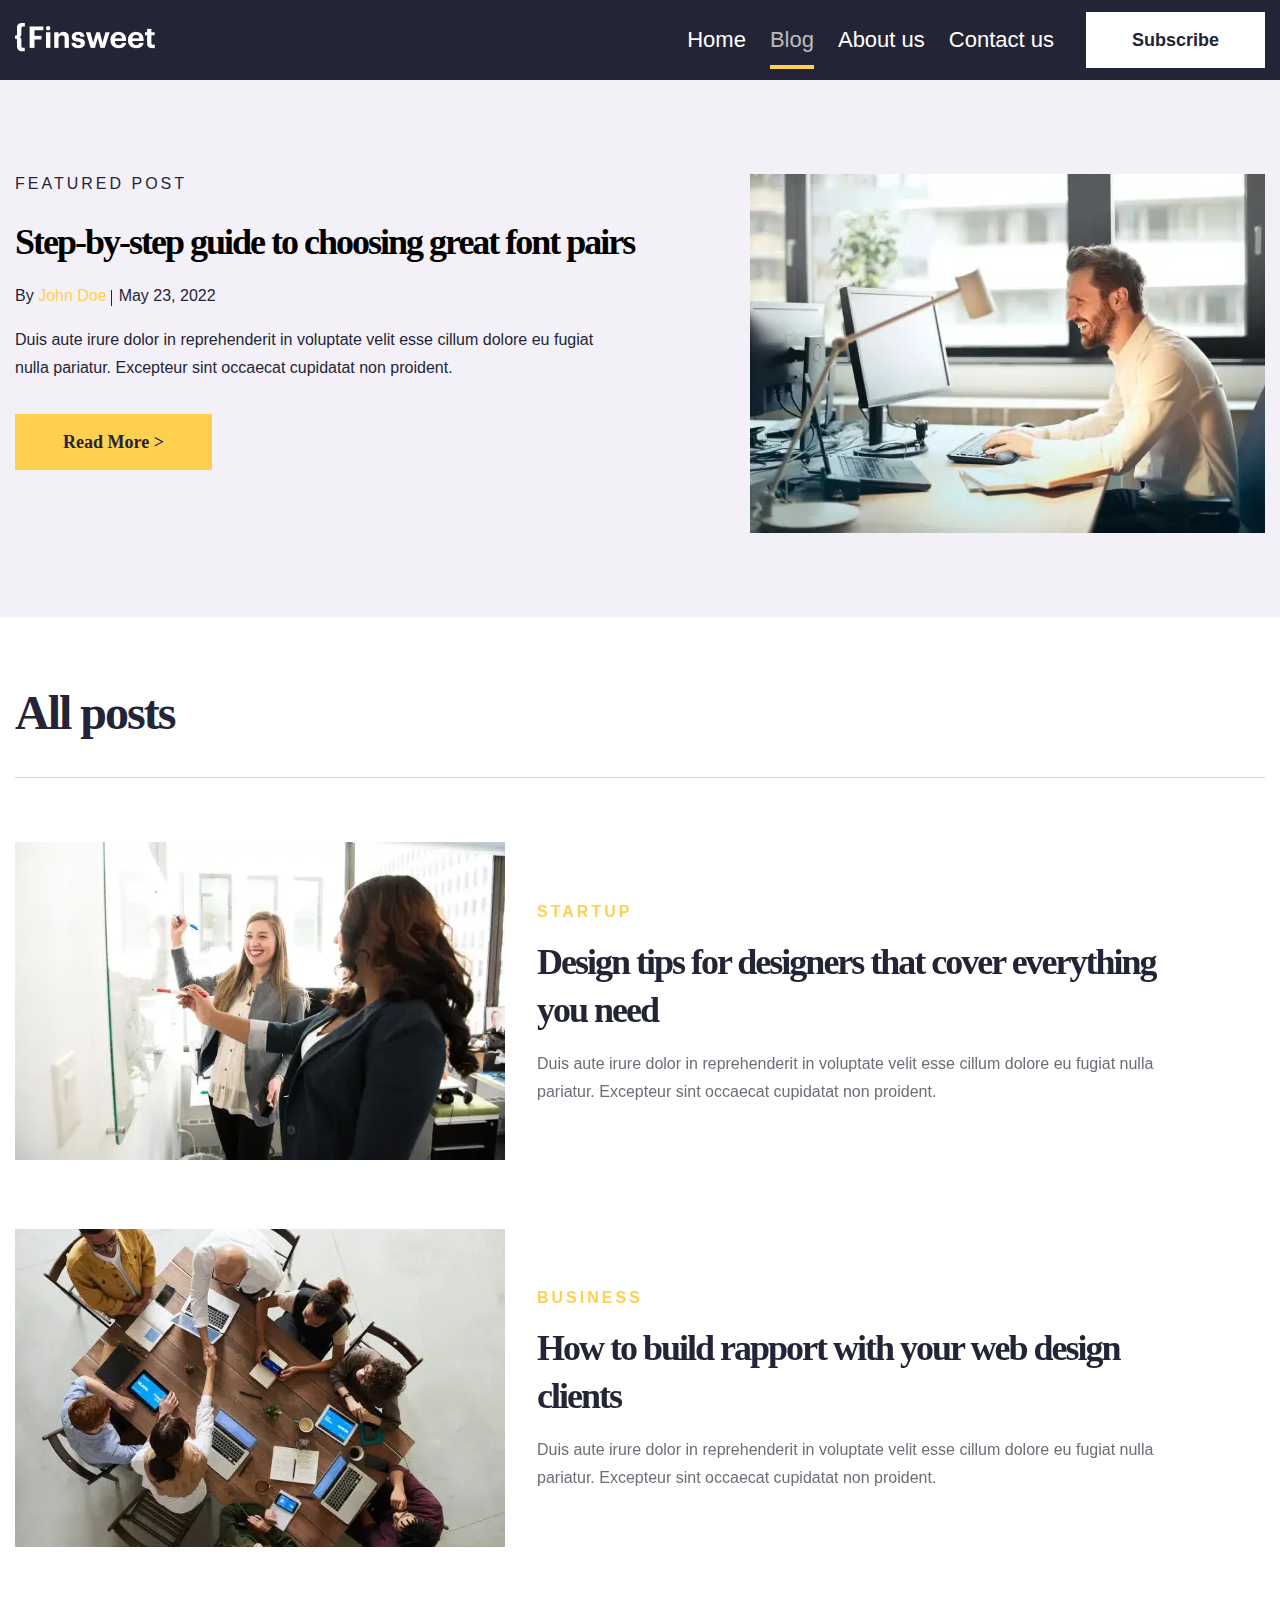
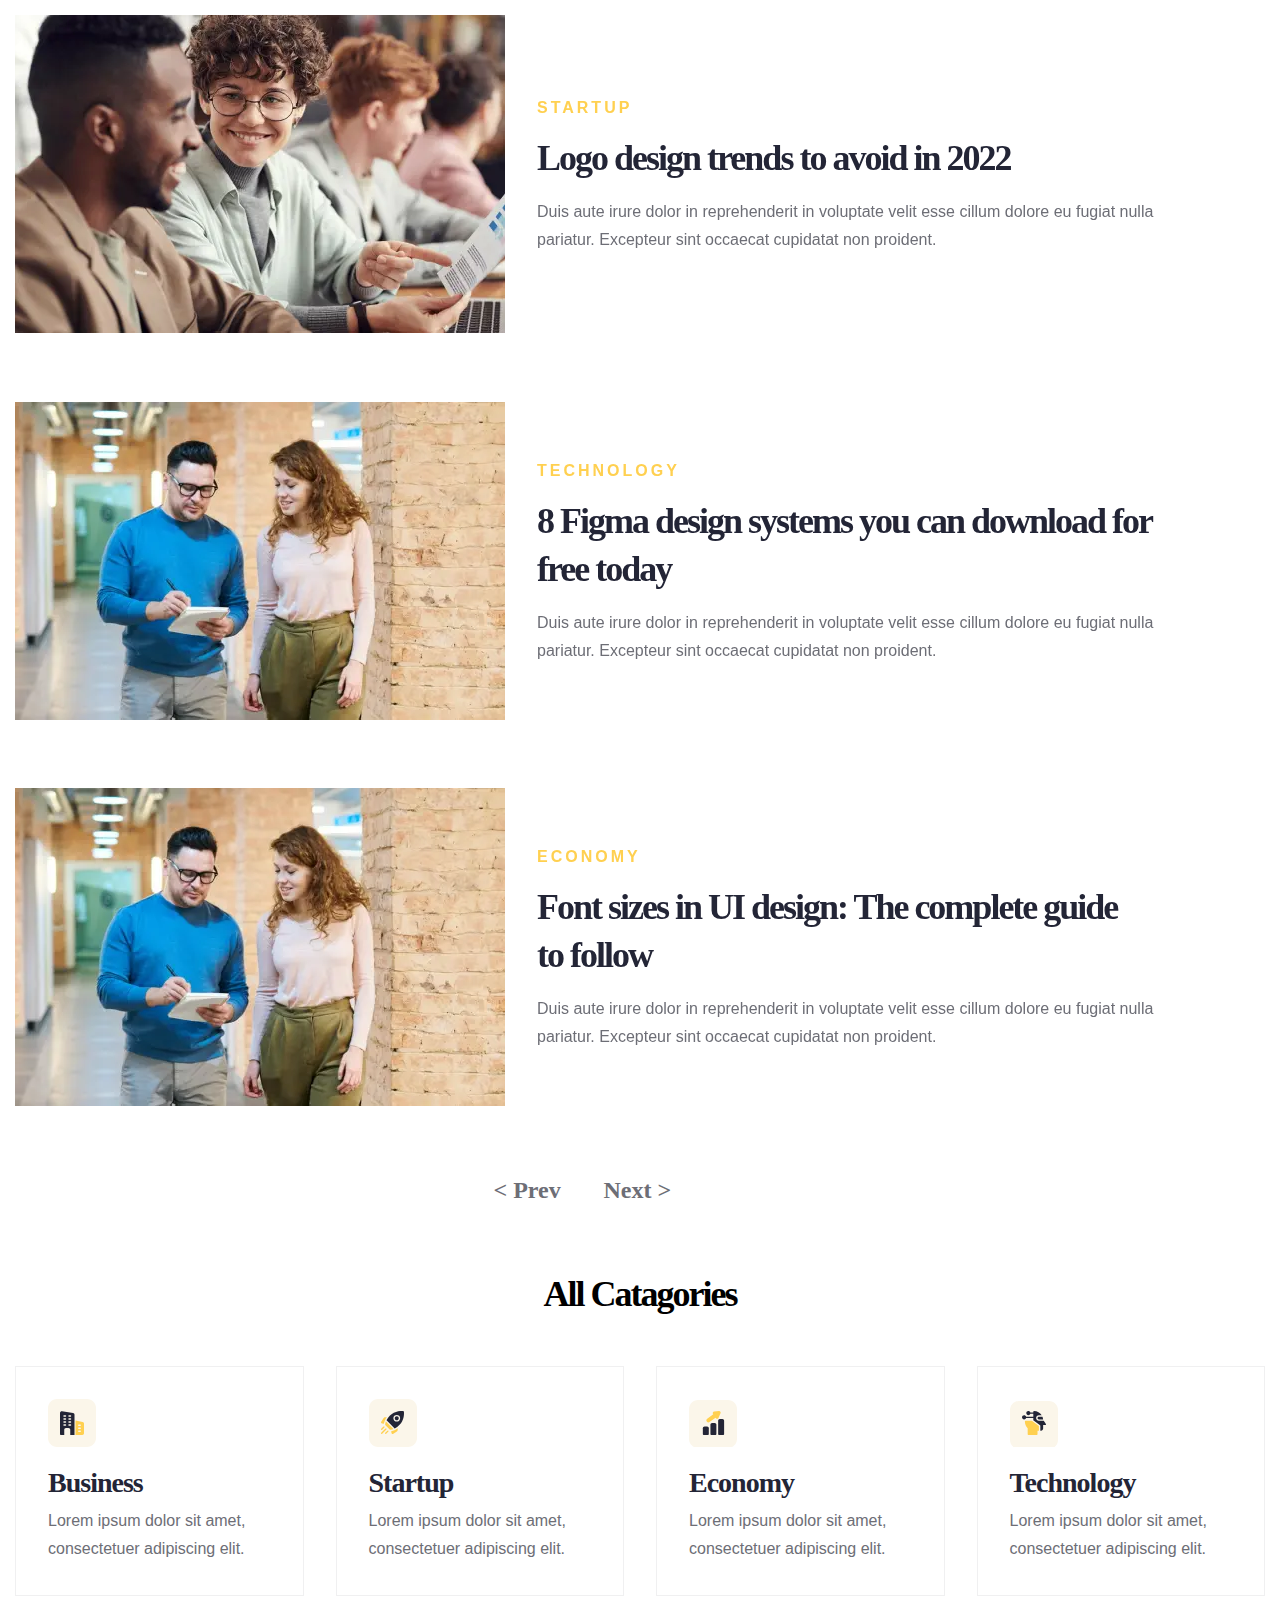
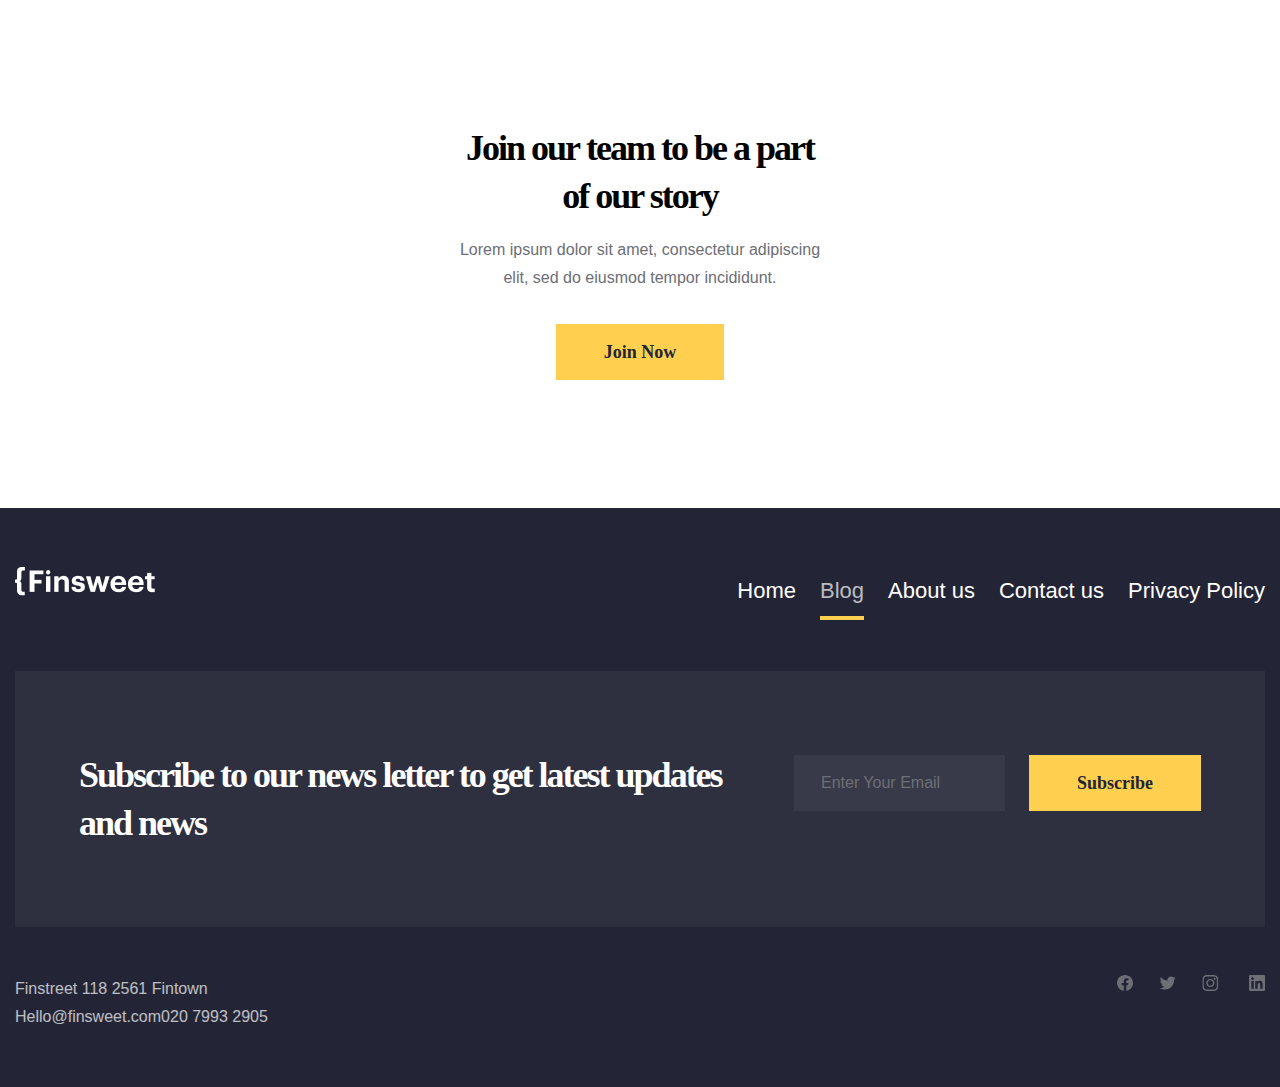
<file: blog-page.html>
<!DOCTYPE html>
<html lang="en" class="page">

<head>
    <meta charset="UTF-8">
    <meta name="viewport" content="width=device-width,initial-scale=1">
    <link rel="shortcut icon" href="favicon.ico" type="image/x-icon">
    <meta http-equiv="X-UA-Compatible" content="ie=edge">
    <meta name="theme-color" content="#111111">
    <title>Finsweet</title>
    <link rel="preload" href="fonts/InterMedium.woff2" as="font" type="font/woff2" crossorigin>
    <link rel="preload" href="fonts/InterRegular.woff2" as="font" type="font/woff2" crossorigin>
    <link rel="preload" href="fonts/InterSemiBold.woff2" as="font" type="font/woff2" crossorigin>
    <link rel="preload" href="fonts/InterBlack.woff2" as="font" type="font/woff2" crossorigin>
    <link rel="preload" href="fonts/Sen-Bold.woff2" as="font" type="font/woff2" crossorigin>
    <link rel="stylesheet" href="css/vendor.css">
    <link rel="stylesheet" href="css/main.css">
    <script defer="defer" src="js/main.js"></script>
</head>

<body class="page__body">
    <div class="site-container">
        <header class="header">
            <div class="container header__container">
                <div class="header__left"><a href="index.html" class="header__logo"><img src="img/logo.png" alt="logo"></a></div>
                <div class="header__right">
                    <nav class="header__nav nav" title="navigation menu">
                        <ul class="nav__list list-reset menu">
                            <li class="nav__item menu__item"><a href="index.html" class="nav__link menu__item-link" data-scroll data-name="Home">Home</a></li>
                            <li class="nav__item menu__item"><a href="blog-page.html" class="nav__link menu__item-link" data-scroll data-name="Blog">Blog</a></li>
                            <li class="nav__item menu__item"><a href="about-page.html" class="nav__link menu__item-link" data-scroll data-name="About us">About us</a></li>
                            <li class="nav__item menu__item"><a href="contact.html" class="nav__link menu__item-link" data-scroll data-name="Contact us">Contact us</a></li>
                        </ul>
                        <div class="burger"><span></span></div>
                    </nav><a href="#subscribe" class="header__link">Subscribe</a></div>
            </div>
        </header>
        <main class="main">
            <section class="blog-hero">
                <div class="blog-hero__container container">
                    <div class="blog-hero__wrapper"><span class="blog-hero__subtitle">Featured Post</span>
                        <h1 class="blog-hero__title title">Step-by-step guide to choosing great font pairs</h1><span class="blog-hero__quote">By <cite class="blog-hero__author">John Doe</cite><time datetime="2022-05-23">May 23, 2022</time></span>
                        <p class="blog-hero__descr">Duis aute irure dolor in reprehenderit in voluptate velit esse cillum dolore eu fugiat nulla pariatur. Excepteur sint occaecat cupidatat non proident.</p><a href="#" class="blog-hero__btn btn-reset btn">Read More ></a></div>
                    <div
                        class="blog-hero__img">
                        <picture>
                            <source srcset="img/blog-hero-bg.webp" type="image/webp"><img loading="lazy" src="img/blog-hero-bg.webp" class="image" width="" height="" alt=""></picture>
                </div>
    </div>
    </section>
    <section class="blog-posts">
        <div class="blog-posts__container container">
            <h2 class="blog-posts__title title">All posts</h2>
            <div class="blog-posts__wrapper">
                <!-- Slider main container -->
                <div class="blog-posts__swiper swiper">
                    <!-- Additional required wrapper -->
                    <div class="swiper-wrapper">
                        <!-- Slides -->
                        <div class="swiper-slide">
                            <div class="blog-posts__block">
                                <div class="blog-posts__img">
                                    <picture>
                                        <source srcset="img/post1.webp" type="image/webp"><img loading="lazy" src="img/post1.webp" class="image" width="" height="" alt=""></picture>
                                </div>
                                <div class="blog-posts__content"><a href="#" class="blog-posts__category">Startup</a>
                                    <h3 class="blog-posts__subtitle">Design tips for designers that cover everything you need</h3>
                                    <p class="blog-posts__descr">Duis aute irure dolor in reprehenderit in voluptate velit esse cillum dolore eu fugiat nulla pariatur. Excepteur sint occaecat cupidatat non proident.</p>
                                </div>
                            </div>
                            <div class="blog-posts__block">
                                <div class="blog-posts__img">
                                    <picture>
                                        <source srcset="img/post2.webp" type="image/webp"><img loading="lazy" src="img/post2.webp" class="image" width="" height="" alt=""></picture>
                                </div>
                                <div class="blog-posts__content"><a href="buisness-page.html" class="blog-posts__category">BUSINESS</a>
                                    <h3 class="blog-posts__subtitle">How to build rapport with your web design clients</h3>
                                    <p class="blog-posts__descr">Duis aute irure dolor in reprehenderit in voluptate velit esse cillum dolore eu fugiat nulla pariatur. Excepteur sint occaecat cupidatat non proident.</p>
                                </div>
                            </div>
                            <div class="blog-posts__block">
                                <div class="blog-posts__img">
                                    <picture>
                                        <source srcset="img/post3.webp" type="image/webp"><img loading="lazy" src="img/post3.webp" class="image" width="" height="" alt=""></picture>
                                </div>
                                <div class="blog-posts__content"><a href="#" class="blog-posts__category">Startup</a>
                                    <h3 class="blog-posts__subtitle">Logo design trends to avoid in 2022</h3>
                                    <p class="blog-posts__descr">Duis aute irure dolor in reprehenderit in voluptate velit esse cillum dolore eu fugiat nulla pariatur. Excepteur sint occaecat cupidatat non proident.</p>
                                </div>
                            </div>
                            <div class="blog-posts__block">
                                <div class="blog-posts__img">
                                    <picture>
                                        <source srcset="img/post4.webp" type="image/webp"><img loading="lazy" src="img/post4.webp" class="image" width="" height="" alt=""></picture>
                                </div>
                                <div class="blog-posts__content"><a href="#" class="blog-posts__category">TECHNOLOGY</a>
                                    <h3 class="blog-posts__subtitle">8 Figma design systems you can download for free today</h3>
                                    <p class="blog-posts__descr">Duis aute irure dolor in reprehenderit in voluptate velit esse cillum dolore eu fugiat nulla pariatur. Excepteur sint occaecat cupidatat non proident.</p>
                                </div>
                            </div>
                            <div class="blog-posts__block">
                                <div class="blog-posts__img">
                                    <picture>
                                        <source srcset="img/post4.webp" type="image/webp"><img loading="lazy" src="img/post4.webp" class="image" width="" height="" alt=""></picture>
                                </div>
                                <div class="blog-posts__content"><a href="#" class="blog-posts__category">ECONOMY</a>
                                    <h3 class="blog-posts__subtitle">Font sizes in UI design: The complete guide to follow</h3>
                                    <p class="blog-posts__descr">Duis aute irure dolor in reprehenderit in voluptate velit esse cillum dolore eu fugiat nulla pariatur. Excepteur sint occaecat cupidatat non proident.</p>
                                </div>
                            </div>
                        </div>
                        <div class="swiper-slide">
                            <div class="blog-posts__block">
                                <div class="blog-posts__img">
                                    <picture>
                                        <source srcset="img/post1.webp" type="image/webp"><img loading="lazy" src="img/post1.webp" class="image" width="" height="" alt=""></picture>
                                </div>
                                <div class="blog-posts__content"><a href="#" class="blog-posts__category">Startup</a>
                                    <h3 class="blog-posts__subtitle">Design tips for designers that cover everything you need</h3>
                                    <p class="blog-posts__descr">Duis aute irure dolor in reprehenderit in voluptate velit esse cillum dolore eu fugiat nulla pariatur. Excepteur sint occaecat cupidatat non proident.</p>
                                </div>
                            </div>
                            <div class="blog-posts__block">
                                <div class="blog-posts__img">
                                    <picture>
                                        <source srcset="img/post2.webp" type="image/webp"><img loading="lazy" src="img/post2.webp" class="image" width="" height="" alt=""></picture>
                                </div>
                                <div class="blog-posts__content"><a href="buisness-page.html" class="blog-posts__category">BUSINESS</a>
                                    <h3 class="blog-posts__subtitle">How to build rapport with your web design clients</h3>
                                    <p class="blog-posts__descr">Duis aute irure dolor in reprehenderit in voluptate velit esse cillum dolore eu fugiat nulla pariatur. Excepteur sint occaecat cupidatat non proident.</p>
                                </div>
                            </div>
                            <div class="blog-posts__block">
                                <div class="blog-posts__img">
                                    <picture>
                                        <source srcset="img/post3.webp" type="image/webp"><img loading="lazy" src="img/post3.webp" class="image" width="" height="" alt=""></picture>
                                </div>
                                <div class="blog-posts__content"><a href="#" class="blog-posts__category">Startup</a>
                                    <h3 class="blog-posts__subtitle">Logo design trends to avoid in 2022</h3>
                                    <p class="blog-posts__descr">Duis aute irure dolor in reprehenderit in voluptate velit esse cillum dolore eu fugiat nulla pariatur. Excepteur sint occaecat cupidatat non proident.</p>
                                </div>
                            </div>
                            <div class="blog-posts__block">
                                <div class="blog-posts__img">
                                    <picture>
                                        <source srcset="img/post4.webp" type="image/webp"><img loading="lazy" src="img/post4.webp" class="image" width="" height="" alt=""></picture>
                                </div>
                                <div class="blog-posts__content"><a href="#" class="blog-posts__category">TECHNOLOGY</a>
                                    <h3 class="blog-posts__subtitle">8 Figma design systems you can download for free today</h3>
                                    <p class="blog-posts__descr">Duis aute irure dolor in reprehenderit in voluptate velit esse cillum dolore eu fugiat nulla pariatur. Excepteur sint occaecat cupidatat non proident.</p>
                                </div>
                            </div>
                            <div class="blog-posts__block">
                                <div class="blog-posts__img">
                                    <picture>
                                        <source srcset="img/post4.webp" type="image/webp"><img loading="lazy" src="img/post4.webp" class="image" width="" height="" alt=""></picture>
                                </div>
                                <div class="blog-posts__content"><a href="#" class="blog-posts__category">ECONOMY</a>
                                    <h3 class="blog-posts__subtitle">Font sizes in UI design: The complete guide to follow</h3>
                                    <p class="blog-posts__descr">Duis aute irure dolor in reprehenderit in voluptate velit esse cillum dolore eu fugiat nulla pariatur. Excepteur sint occaecat cupidatat non proident.</p>
                                </div>
                            </div>
                        </div>
                        <div class="swiper-slide">
                            <div class="blog-posts__block">
                                <div class="blog-posts__img">
                                    <picture>
                                        <source srcset="img/post1.webp" type="image/webp"><img loading="lazy" src="img/post1.webp" class="image" width="" height="" alt=""></picture>
                                </div>
                                <div class="blog-posts__content"><a href="#" class="blog-posts__category">Startup</a>
                                    <h3 class="blog-posts__subtitle">Design tips for designers that cover everything you need</h3>
                                    <p class="blog-posts__descr">Duis aute irure dolor in reprehenderit in voluptate velit esse cillum dolore eu fugiat nulla pariatur. Excepteur sint occaecat cupidatat non proident.</p>
                                </div>
                            </div>
                            <div class="blog-posts__block">
                                <div class="blog-posts__img">
                                    <picture>
                                        <source srcset="img/post2.webp" type="image/webp"><img loading="lazy" src="img/post2.webp" class="image" width="" height="" alt=""></picture>
                                </div>
                                <div class="blog-posts__content"><a href="buisness-page.html" class="blog-posts__category">BUSINESS</a>
                                    <h3 class="blog-posts__subtitle">How to build rapport with your web design clients</h3>
                                    <p class="blog-posts__descr">Duis aute irure dolor in reprehenderit in voluptate velit esse cillum dolore eu fugiat nulla pariatur. Excepteur sint occaecat cupidatat non proident.</p>
                                </div>
                            </div>
                            <div class="blog-posts__block">
                                <div class="blog-posts__img">
                                    <picture>
                                        <source srcset="img/post3.webp" type="image/webp"><img loading="lazy" src="img/post3.webp" class="image" width="" height="" alt=""></picture>
                                </div>
                                <div class="blog-posts__content"><a href="#" class="blog-posts__category">Startup</a>
                                    <h3 class="blog-posts__subtitle">Logo design trends to avoid in 2022</h3>
                                    <p class="blog-posts__descr">Duis aute irure dolor in reprehenderit in voluptate velit esse cillum dolore eu fugiat nulla pariatur. Excepteur sint occaecat cupidatat non proident.</p>
                                </div>
                            </div>
                            <div class="blog-posts__block">
                                <div class="blog-posts__img">
                                    <picture>
                                        <source srcset="img/post4.webp" type="image/webp"><img loading="lazy" src="img/post4.webp" class="image" width="" height="" alt=""></picture>
                                </div>
                                <div class="blog-posts__content"><a href="#" class="blog-posts__category">TECHNOLOGY</a>
                                    <h3 class="blog-posts__subtitle">8 Figma design systems you can download for free today</h3>
                                    <p class="blog-posts__descr">Duis aute irure dolor in reprehenderit in voluptate velit esse cillum dolore eu fugiat nulla pariatur. Excepteur sint occaecat cupidatat non proident.</p>
                                </div>
                            </div>
                            <div class="blog-posts__block">
                                <div class="blog-posts__img">
                                    <picture>
                                        <source srcset="img/post4.webp" type="image/webp"><img loading="lazy" src="img/post4.webp" class="image" width="" height="" alt=""></picture>
                                </div>
                                <div class="blog-posts__content"><a href="#" class="blog-posts__category">ECONOMY</a>
                                    <h3 class="blog-posts__subtitle">Font sizes in UI design: The complete guide to follow</h3>
                                    <p class="blog-posts__descr">Duis aute irure dolor in reprehenderit in voluptate velit esse cillum dolore eu fugiat nulla pariatur. Excepteur sint occaecat cupidatat non proident.</p>
                                </div>
                            </div>
                        </div>
                    </div>
                    <!--If we need navigation buttons -->
                    <div class="blog-posts__swiper-btns">
                        <div class="blog-posts__swiper-button-prev">&lt; Prev</div>
                        <div class="blog-posts__swiper-button-next">Next &gt;</div>
                    </div>
                </div>
            </div>
        </div>
    </section>
    <section class="blog-category category">
        <div class="category__container container">
            <h2 class="category__title title">All Catagories</h2>
            <div class="category__wrapper">
                <a href="buisness-page.html" class="category__link">
                    <aside class="category__card card">
                        <div class="card__icon"><img src="img/card-icon1.svg" alt="Business category icon"></div>
                        <h4 class="card__title">Business</h4>
                        <p class="card__text">Lorem ipsum dolor sit amet, consectetuer adipiscing elit.</p>
                    </aside>
                </a>
                <a href="#" class="category__link">
                    <aside class="category__card card">
                        <div class="card__icon"><img src="img/card-icon2.svg" alt="Startup category icon"></div>
                        <h4 class="card__title">Startup</h4>
                        <p class="card__text">Lorem ipsum dolor sit amet, consectetuer adipiscing elit.</p>
                    </aside>
                </a>
                <a href="#" class="category__link">
                    <aside class="category__card card">
                        <div class="card__icon"><img src="img/card-icon3.svg" alt="Economy category icon"></div>
                        <h4 class="card__title">Economy</h4>
                        <p class="card__text">Lorem ipsum dolor sit amet, consectetuer adipiscing elit.</p>
                    </aside>
                </a>
                <a href="#" class="category__link">
                    <aside class="category__card card">
                    
                    
                        <div class="card__icon"><img src="img/card-icon4.svg" alt="Technology category icon"></div>
                        <h4 class="card__title">Technology</h4>
                        <p class="card__text">Lorem ipsum dolor sit amet, consectetuer adipiscing elit.</p>
                    </aside>
                </a>
            </div>
        </div>
    </section>
    <section class="join">
        <div class="join__container container">
            <h2 class="join__title title">Join our team to be a part of our story</h2>
            <p class="join__descr">Lorem ipsum dolor sit amet, consectetur adipiscing elit, sed do eiusmod tempor incididunt.</p>
            <div class="join__btn-div"><a href="#" class="join__btn btn-reset btn">Join Now</a></div>
        </div>
    </section>
    </main>
    <footer class="footer">
        <div class="footer__container container">
            <div class="footer__header">
                <div class="footer__left"><a href="#" class="footer__logo"><img src="img/logo.png" alt="logo"></a></div>
                <div class="footer__right">
                    <nav class="footer__nav nav" title="footer navigation menu">
                        <ul class="nav__list list-reset">
                            <li class="nav__item"><a href="index.html" class="nav__link" data-name="Home">Home</a></li>
                            <li class="nav__item"><a href="blog-page.html" class="nav__link" data-name="Blog">Blog</a></li>
                            <li class="nav__item"><a href="about-page.html" class="nav__link" data-name="About us">About us</a></li>
                            <li class="nav__item"><a href="contact.html" class="nav__link" data-name="Contact us">Contact us</a></li>
                            <li class="nav__item"><a href="privacy.html" class="nav__link" data-name="Privacy Policy">Privacy Policy</a></li>
                        </ul>
                    </nav>
                </div>
            </div>
            <div class="footer__middle">
                <h2 class="footer__title title">Subscribe to our news letter to get latest updates and news</h2>
                <form class="footer__subscribe" id="subscribe"><input type="email" class="footer__input" required placeholder="Enter Your Email"> <button class="footer__btn btn btn-reset" type="submit">Subscribe</button></form>
            </div>
            <div class="footer__bottom">
                <div class="footer__bottom-left"><span class="footer__address">Finstreet 118 2561 Fintown</span> <span class="footer__contacts"><a href="#">Hello@finsweet.com </a>020 7993 2905</span></div>
                <div class="footer__bottom-right">
                    <div class="footer__social"><a class="footer__link" href="#"><img src="img/svg/fb-neg.svg" alt="facebook link"></a><a class="footer__link" href="#"><img src="img/svg/tw-neg.svg" alt="twitter link"></a><a class="footer__link" href="#"><img src="img/svg/inst-neg.svg" alt="instagram link"></a>
                        <a
                            class="footer__link" href="#"><img src="img/svg/linked-neg.svg" alt="linkedin link"></a>
                    </div>
                </div>
            </div>
        </div>
    </footer>
    </div>
</body>

</html>
</file>
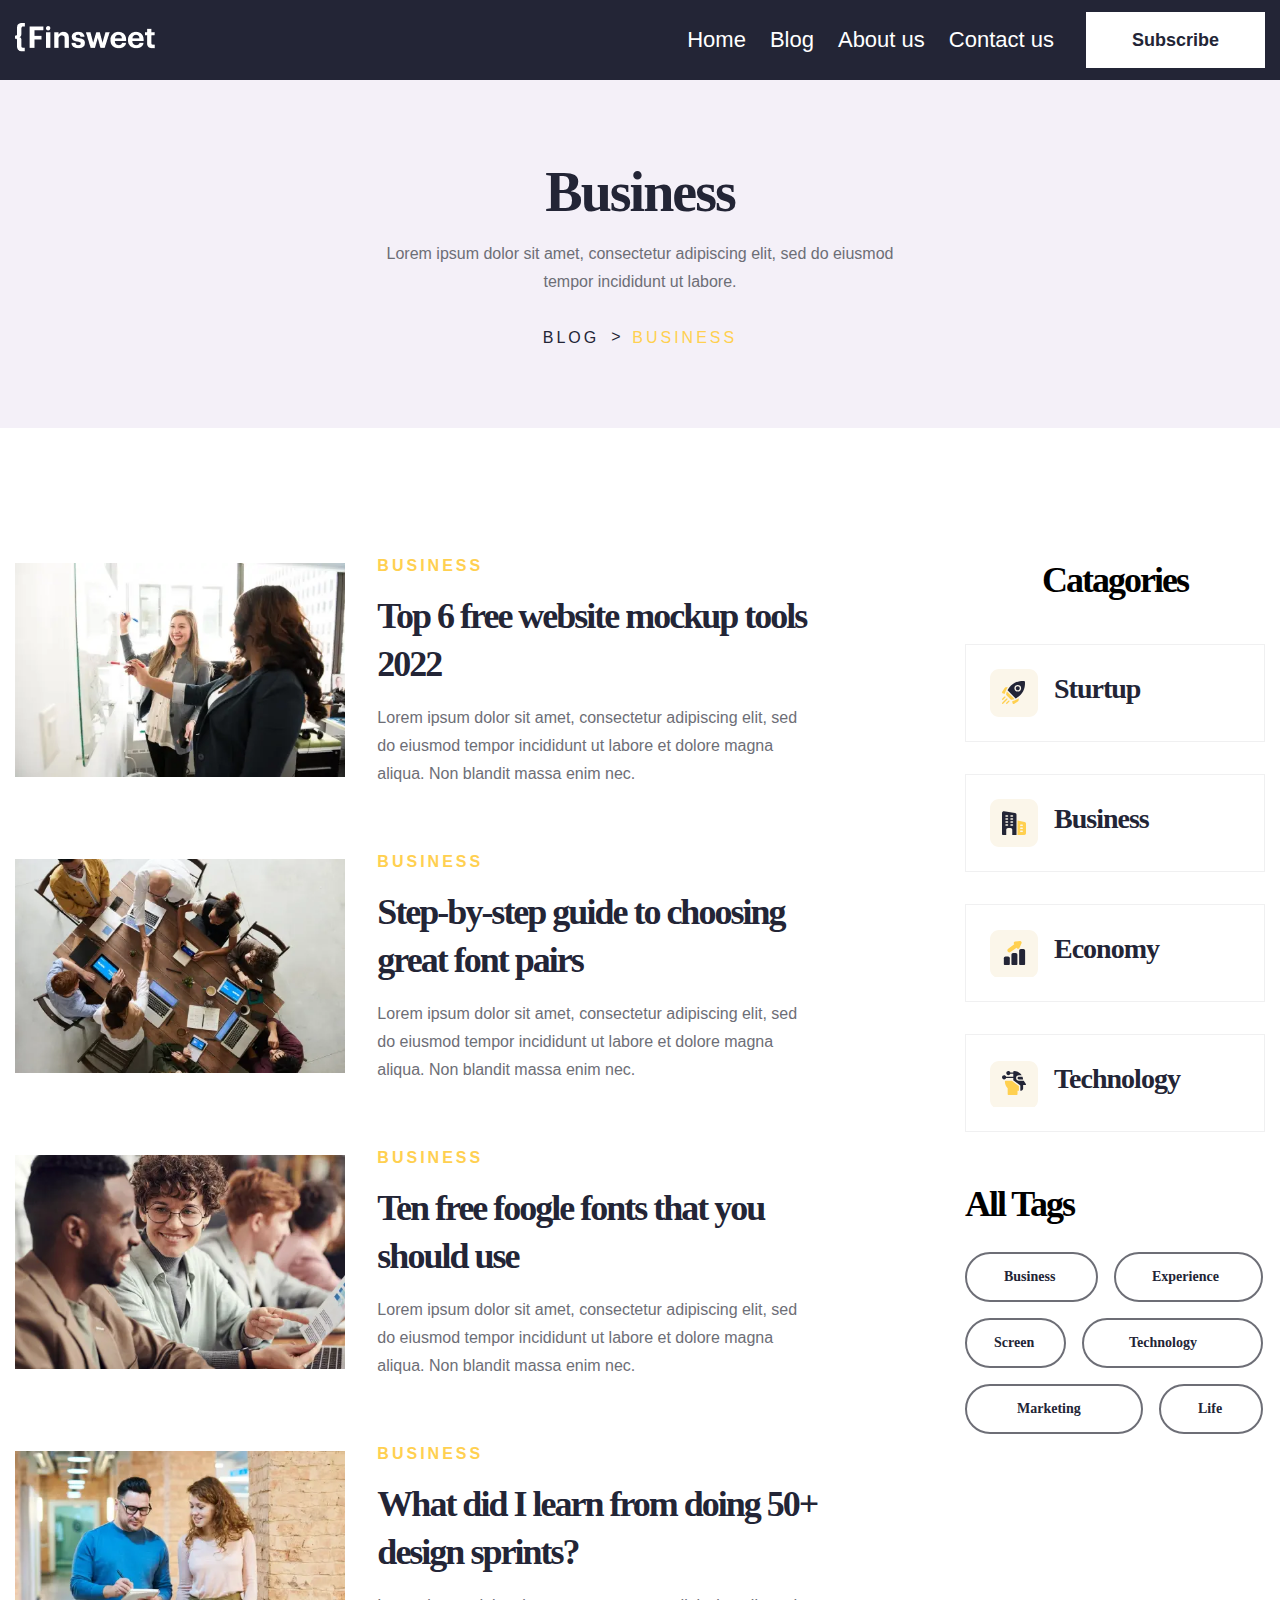
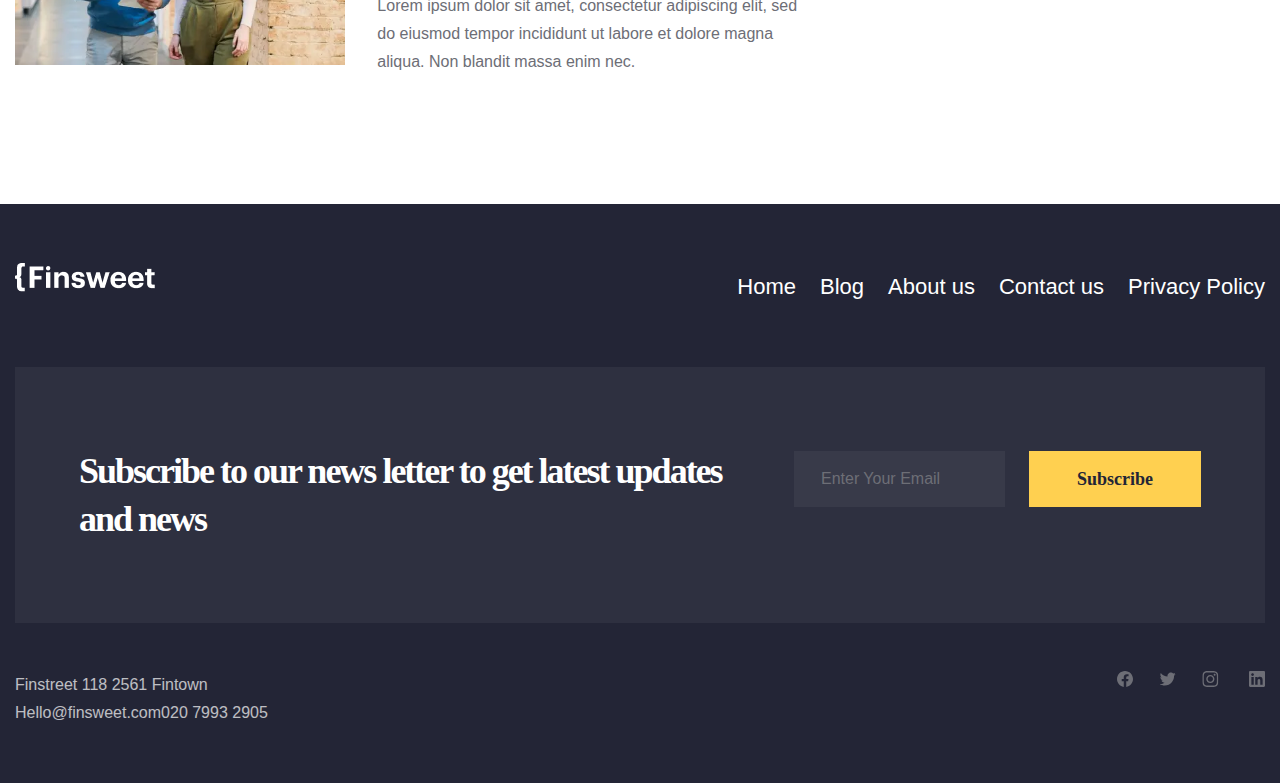
<file: buisness-page.html>
<!DOCTYPE html>
<html lang="en" class="page">

<head>
    <meta charset="UTF-8">
    <meta name="viewport" content="width=device-width,initial-scale=1">
    <link rel="shortcut icon" href="favicon.ico" type="image/x-icon">
    <meta http-equiv="X-UA-Compatible" content="ie=edge">
    <meta name="theme-color" content="#111111">
    <title>Finsweet</title>
    <link rel="preload" href="fonts/InterMedium.woff2" as="font" type="font/woff2" crossorigin>
    <link rel="preload" href="fonts/InterRegular.woff2" as="font" type="font/woff2" crossorigin>
    <link rel="preload" href="fonts/InterSemiBold.woff2" as="font" type="font/woff2" crossorigin>
    <link rel="preload" href="fonts/InterBlack.woff2" as="font" type="font/woff2" crossorigin>
    <link rel="preload" href="fonts/Sen-Bold.woff2" as="font" type="font/woff2" crossorigin>
    <link rel="stylesheet" href="css/vendor.css">
    <link rel="stylesheet" href="css/main.css">
    <script defer="defer" src="js/main.js"></script>
</head>

<body class="page__body">
    <div class="site-container">
        <header class="header">
            <div class="container header__container">
                <div class="header__left"><a href="index.html" class="header__logo"><img src="img/logo.png" alt="logo"></a></div>
                <div class="header__right">
                    <nav class="header__nav nav" title="navigation menu">
                        <ul class="nav__list list-reset menu">
                            <li class="nav__item menu__item"><a href="index.html" class="nav__link menu__item-link" data-scroll data-name="Home">Home</a></li>
                            <li class="nav__item menu__item"><a href="blog-page.html" class="nav__link menu__item-link" data-scroll data-name="Blog">Blog</a></li>
                            <li class="nav__item menu__item"><a href="about-page.html" class="nav__link menu__item-link" data-scroll data-name="About us">About us</a></li>
                            <li class="nav__item menu__item"><a href="contact.html" class="nav__link menu__item-link" data-scroll data-name="Contact us">Contact us</a></li>
                        </ul>
                        <div class="burger"><span></span></div>
                    </nav><a href="#subscribe" class="header__link">Subscribe</a></div>
            </div>
        </header>
        <main class="main">
            <section class="category-hero">
                <div class="category-hero__container container">
                    <div class="category-hero__wrapper">
                        <h1 class="category-hero__title title">Business</h1>
                        <p class="category-hero__descr">Lorem ipsum dolor sit amet, consectetur adipiscing elit, sed do eiusmod tempor incididunt ut labore.</p>
                        <nav class="category-hero__breadcrumbs breadcrumbs" aria-label="breadcrumbs" role="navigation">
                            <ul class="breadcrumbs__list list-reset">
                                <li class="breadcrumbs__item"><a href="blog-page.html" class="breadcrumbs__link">Blog</a></li>
                                <li class="breadcrumbs__item"><a href="#" class="breadcrumbs__link breadcrumbs__link--active">Business</a></li>
                            </ul>
                        </nav>
                    </div>
                </div>
            </section>
            <section class="category-list">
                <div class="category-list__container container">
                    <div class="category-list__wrapper">
                        <div class="category-list__left">
                            <div class="blog-posts__block category-list__block">
                                <div class="blog-posts__img category-list__img">
                                    <picture>
                                        <source srcset="img/post1.webp" type="image/webp"><img loading="lazy" src="img/post1.webp" class="image" width="" height="" alt=""></picture>
                                </div>
                                <div class="blog-posts__content category-list__content"><a href="buisness-page.html" class="blog-posts__category">BUSINESS</a>
                                    <a href="#">
                                        <h3 class="blog-posts__subtitle">Top 6 free website mockup tools 2022</h3>
                                    </a>
                                    <p class="blog-posts__descr">Lorem ipsum dolor sit amet, consectetur adipiscing elit, sed do eiusmod tempor incididunt ut labore et dolore magna aliqua. Non blandit massa enim nec.</p>
                                </div>
                            </div>
                            <div class="blog-posts__block category-list__block">
                                <div class="blog-posts__img category-list__img">
                                    <picture>
                                        <source srcset="img/post2.webp" type="image/webp"><img loading="lazy" src="img/post2.webp" class="image" width="" height="" alt=""></picture>
                                </div>
                                <div class="blog-posts__content category-list__content"><a href="buisness-page.html" class="blog-posts__category">BUSINESS</a>
                                    <a href="#">
                                        <h3 class="blog-posts__subtitle">Step-by-step guide to choosing great font pairs</h3>
                                    </a>
                                    <p class="blog-posts__descr">Lorem ipsum dolor sit amet, consectetur adipiscing elit, sed do eiusmod tempor incididunt ut labore et dolore magna aliqua. Non blandit massa enim nec.</p>
                                </div>
                            </div>
                            <div class="blog-posts__block category-list__block">
                                <div class="blog-posts__img category-list__img">
                                    <picture>
                                        <source srcset="img/post3.webp" type="image/webp"><img loading="lazy" src="img/post3.webp" class="image" width="" height="" alt=""></picture>
                                </div>
                                <div class="blog-posts__content category-list__content"><a href="buisness-page.html" class="blog-posts__category">BUSINESS</a>
                                    <a href="#">
                                        <h3 class="blog-posts__subtitle">Ten free foogle fonts that you should use</h3>
                                    </a>
                                    <p class="blog-posts__descr">Lorem ipsum dolor sit amet, consectetur adipiscing elit, sed do eiusmod tempor incididunt ut labore et dolore magna aliqua. Non blandit massa enim nec.</p>
                                </div>
                            </div>
                            <div class="blog-posts__block category-list__block">
                                <div class="blog-posts__img category-list__img">
                                    <picture>
                                        <source srcset="img/post4.webp" type="image/webp"><img loading="lazy" src="img/post4.webp" class="image" width="" height="" alt=""></picture>
                                </div>
                                <div class="blog-posts__content category-list__content"><a href="buisness-page.html" class="blog-posts__category">BUSINESS</a>
                                    <a href="#">
                                        <h3 class="blog-posts__subtitle">What did I learn from doing 50+ design sprints?</h3>
                                    </a>
                                    <p class="blog-posts__descr">Lorem ipsum dolor sit amet, consectetur adipiscing elit, sed do eiusmod tempor incididunt ut labore et dolore magna aliqua. Non blandit massa enim nec.</p>
                                </div>
                            </div>
                        </div>
                        <aside class="category-list__right category">
                            <h2 class="category__title title">Catagories</h2>
                            <div class="category__wrapper category-list__body">
                                <a href="#" class="category__link category-list__link">
                                    <article class="category__card category-list__card card">
                                        <div class="card__icon category-list__icon"><img src="img/card-icon2.svg" alt="Business category icon"></div>
                                        <h4 class="card__title">Sturtup</h4>
                                    </article>
                                </a>
                                <a href="buisness-page.html" class="category__link category-list__link">
                                    <article class="category__card category-list__card card">
                                        <div class="card__icon category-list__icon"><img src="img/card-icon1.svg" alt="Business category icon"></div>
                                        <h4 class="card__title">Business</h4>
                                    </article>
                                </a>
                                <a href="#" class="category__link category-list__link">
                                    <article class="category__card category-list__card card">
                                        <div class="card__icon category-list__icon"><img src="img/card-icon3.svg" alt="Business category icon"></div>
                                        <h4 class="card__title">Economy</h4>
                                    </article>
                                </a>
                                <a href="#" class="category__link category-list__link">
                                    <article class="category__card category-list__card card">
                                        <div class="card__icon category-list__icon"><img src="img/card-icon4.svg" alt="Business category icon"></div>
                                        <h4 class="card__title">Technology</h4>
                                    </article>
                                </a>
                            </div>
                            <div class="category-list__tags tags">
                                <h2 class="tags__title title">All Tags</h2>
                                <div class="tags__wrapper"><a href="#" class="tags__link tags__link--buisness">Business</a> <a href="#" class="tags__link tags__link--experience">Experience</a> <a href="#" class="tags__link tags__link--screen">Screen</a> <a href="#" class="tags__link tags__link--technology">Technology</a>                                    <a href="#" class="tags__link tags__link--marketing">Marketing</a> <a href="#" class="tags__link tags__link--life">Life</a></div>
                            </div>
                        </aside>
                    </div>
                </div>
            </section>
        </main>
        <footer class="footer">
            <div class="footer__container container">
                <div class="footer__header">
                    <div class="footer__left"><a href="#" class="footer__logo"><img src="img/logo.png" alt="logo"></a></div>
                    <div class="footer__right">
                        <nav class="footer__nav nav" title="footer navigation menu">
                            <ul class="nav__list list-reset">
                                <li class="nav__item"><a href="index.html" class="nav__link" data-name="Home">Home</a></li>
                                <li class="nav__item"><a href="blog-page.html" class="nav__link" data-name="Blog">Blog</a></li>
                                <li class="nav__item"><a href="about-page.html" class="nav__link" data-name="About us">About us</a></li>
                                <li class="nav__item"><a href="contact.html" class="nav__link" data-name="Contact us">Contact us</a></li>
                                <li class="nav__item"><a href="privacy.html" class="nav__link" data-name="Privacy Policy">Privacy Policy</a></li>
                            </ul>
                        </nav>
                    </div>
                </div>
                <div class="footer__middle">
                    <h2 class="footer__title title">Subscribe to our news letter to get latest updates and news</h2>
                    <form class="footer__subscribe" id="subscribe"><input type="email" class="footer__input" required placeholder="Enter Your Email"> <button class="footer__btn btn btn-reset" type="submit">Subscribe</button></form>
                </div>
                <div class="footer__bottom">
                    <div class="footer__bottom-left"><span class="footer__address">Finstreet 118 2561 Fintown</span> <span class="footer__contacts"><a href="#">Hello@finsweet.com </a>020 7993 2905</span></div>
                    <div class="footer__bottom-right">
                        <div class="footer__social"><a class="footer__link" href="#"><img src="img/svg/fb-neg.svg" alt="facebook link"></a><a class="footer__link" href="#"><img src="img/svg/tw-neg.svg" alt="twitter link"></a><a class="footer__link" href="#"><img src="img/svg/inst-neg.svg" alt="instagram link"></a>
                            <a
                                class="footer__link" href="#"><img src="img/svg/linked-neg.svg" alt="linkedin link"></a>
                        </div>
                    </div>
                </div>
            </div>
        </footer>
    </div>
</body>

</html>
</file>
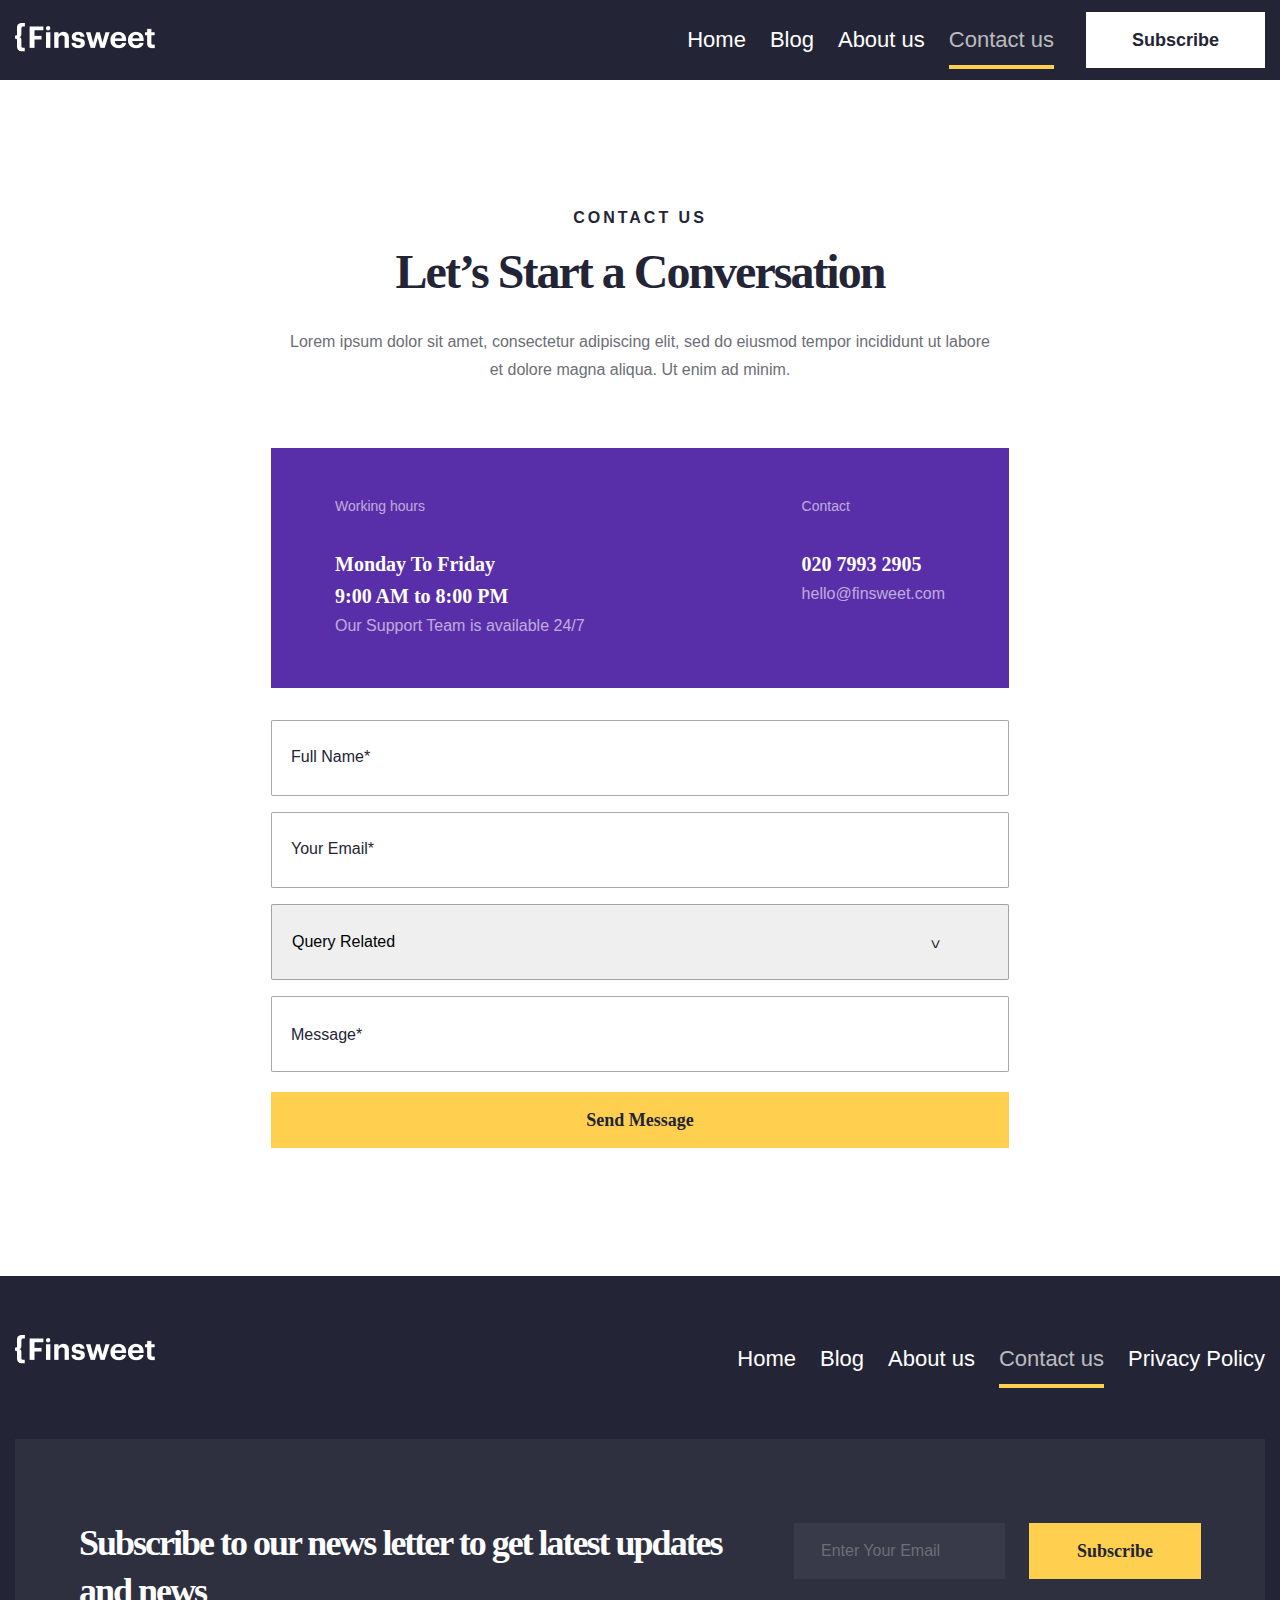
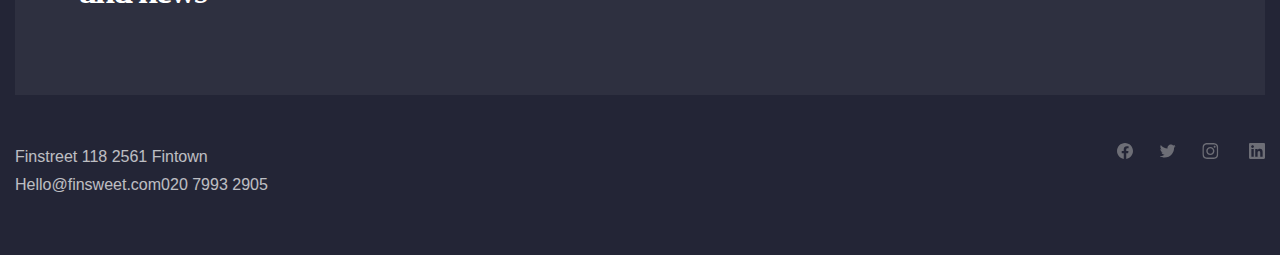
<file: contact.html>
<!DOCTYPE html>
<html lang="en" class="page">

<head>
    <meta charset="UTF-8">
    <meta name="viewport" content="width=device-width,initial-scale=1">
    <link rel="shortcut icon" href="favicon.ico" type="image/x-icon">
    <meta http-equiv="X-UA-Compatible" content="ie=edge">
    <meta name="theme-color" content="#111111">
    <title>Finsweet</title>
    <link rel="preload" href="fonts/InterMedium.woff2" as="font" type="font/woff2" crossorigin>
    <link rel="preload" href="fonts/InterRegular.woff2" as="font" type="font/woff2" crossorigin>
    <link rel="preload" href="fonts/InterSemiBold.woff2" as="font" type="font/woff2" crossorigin>
    <link rel="preload" href="fonts/InterBlack.woff2" as="font" type="font/woff2" crossorigin>
    <link rel="preload" href="fonts/Sen-Bold.woff2" as="font" type="font/woff2" crossorigin>
    <link rel="stylesheet" href="css/vendor.css">
    <link rel="stylesheet" href="css/main.css">
    <script defer="defer" src="js/main.js"></script>
</head>

<body class="page__body">
    <div class="site-container">
        <header class="header">
            <div class="container header__container">
                <div class="header__left"><a href="index.html" class="header__logo"><img src="img/logo.png" alt="logo"></a></div>
                <div class="header__right">
                    <nav class="header__nav nav" title="navigation menu">
                        <ul class="nav__list list-reset menu">
                            <li class="nav__item menu__item"><a href="index.html" class="nav__link menu__item-link" data-scroll data-name="Home">Home</a></li>
                            <li class="nav__item menu__item"><a href="blog-page.html" class="nav__link menu__item-link" data-scroll data-name="Blog">Blog</a></li>
                            <li class="nav__item menu__item"><a href="about-page.html" class="nav__link menu__item-link" data-scroll data-name="About us">About us</a></li>
                            <li class="nav__item menu__item"><a href="contact.html" class="nav__link menu__item-link" data-scroll data-name="Contact us">Contact us</a></li>
                        </ul>
                        <div class="burger"><span></span></div>
                    </nav><a href="#subscribe" class="header__link">Subscribe</a></div>
            </div>
        </header>
        <main class="main">
            <section class="contact-form">
                <div class="contact-form__container container">
                    <div class="contact-form__wrapper">
                        <div class="contact-form__top">
                            <h3 class="contact-form__subtitle">Contact us</h3>
                            <h1 class="contact-form__title title">Let’s Start a Conversation</h1>
                            <p class="contact-form__descr">Lorem ipsum dolor sit amet, consectetur adipiscing elit, sed do eiusmod tempor incididunt ut labore et dolore magna aliqua. Ut enim ad minim.</p>
                        </div>
                        <div class="contact-form__middle">
                            <div class="contact-form__left">
                                <h5 class="contact-form__subtext">Working hours</h5><span class="contact-form__dedicated">Monday To Friday</span> <span class="contact-form__dedicated">9:00 AM to 8:00 PM </span><span class="contact-form__text">Our Support Team is available 24/7</span></div>
                            <div
                                class="contact-form__right">
                                <h5 class="contact-form__subtext">Contact</h5><a href="tel:02079932905"><span class="contact-form__dedicated">020 7993 2905</span></a> <a href="mailto:hello@finsweet.com" class="contact-form__text"><span>hello@finsweet.com</span></a></div>
                    </div>
                    <div class="contact-form__bottom">
                        <form action="" class="contact-form__form form">
                            <div class="form__field form__name"><input class="form__input form__input--name" type="text" placeholder=" " name="name" required autocomplete="off"> <label for="name" class="form__label form__label--name"><span class="form__span form__span--name">Full Name</span></label></div>
                            <div
                                class="form__field form__mail"><input class="form__input form__input--mail" type="mail" placeholder=" " name="mail" required autocomplete="off"> <label for="mail" class="form__label form__label--mail"><span class="form__span form__span--mail">Your Email</span></label></div>
                    <div
                        class="form__field form__dropdown"><select class="form__input form__select" name="menu" id="meun-items"><option class="form__option form__option--disabled" disabled="disabled" selected="selected">Query Related</option><option class="form__option" value="html">HTML</option><option class="form__option" value="css">CSS</option><option class="form__option" value="js">JAVASCRIPT</option><option class="form__option" value="c">VUE.js</option></select></div>
                <div
                    class="form__field form__textarea"><textarea class="form__input form__input--textarea" type="text" placeholder=" " name="textarea" required rows="4" cols="50" autocomplete="off"></textarea> <label for="textarea" class="form__label form__label--textarea"><span class="form__span form__span--textarea">Message</span></label></div>
    <button
        type="submit" class="form__btn btn-reset btn">Send Message</button>
        </form>
        </div>
        </div>
        </div>
        </section>
        </main>
        <footer class="footer">
            <div class="footer__container container">
                <div class="footer__header">
                    <div class="footer__left"><a href="#" class="footer__logo"><img src="img/logo.png" alt="logo"></a></div>
                    <div class="footer__right">
                        <nav class="footer__nav nav" title="footer navigation menu">
                            <ul class="nav__list list-reset">
                                <li class="nav__item"><a href="index.html" class="nav__link" data-name="Home">Home</a></li>
                                <li class="nav__item"><a href="blog-page.html" class="nav__link" data-name="Blog">Blog</a></li>
                                <li class="nav__item"><a href="about-page.html" class="nav__link" data-name="About us">About us</a></li>
                                <li class="nav__item"><a href="contact.html" class="nav__link" data-name="Contact us">Contact us</a></li>
                                <li class="nav__item"><a href="privacy.html" class="nav__link" data-name="Privacy Policy">Privacy Policy</a></li>
                            </ul>
                        </nav>
                    </div>
                </div>
                <div class="footer__middle">
                    <h2 class="footer__title title">Subscribe to our news letter to get latest updates and news</h2>
                    <form class="footer__subscribe" id="subscribe"><input type="email" class="footer__input" required placeholder="Enter Your Email"> <button class="footer__btn btn btn-reset" type="submit">Subscribe</button></form>
                </div>
                <div class="footer__bottom">
                    <div class="footer__bottom-left"><span class="footer__address">Finstreet 118 2561 Fintown</span> <span class="footer__contacts"><a href="#">Hello@finsweet.com </a>020 7993 2905</span></div>
                    <div class="footer__bottom-right">
                        <div class="footer__social"><a class="footer__link" href="#"><img src="img/svg/fb-neg.svg" alt="facebook link"></a><a class="footer__link" href="#"><img src="img/svg/tw-neg.svg" alt="twitter link"></a><a class="footer__link" href="#"><img src="img/svg/inst-neg.svg" alt="instagram link"></a>
                            <a
                                class="footer__link" href="#"><img src="img/svg/linked-neg.svg" alt="linkedin link"></a>
                        </div>
                    </div>
                </div>
            </div>
        </footer>
        </div>
</body>

</html>
</file>
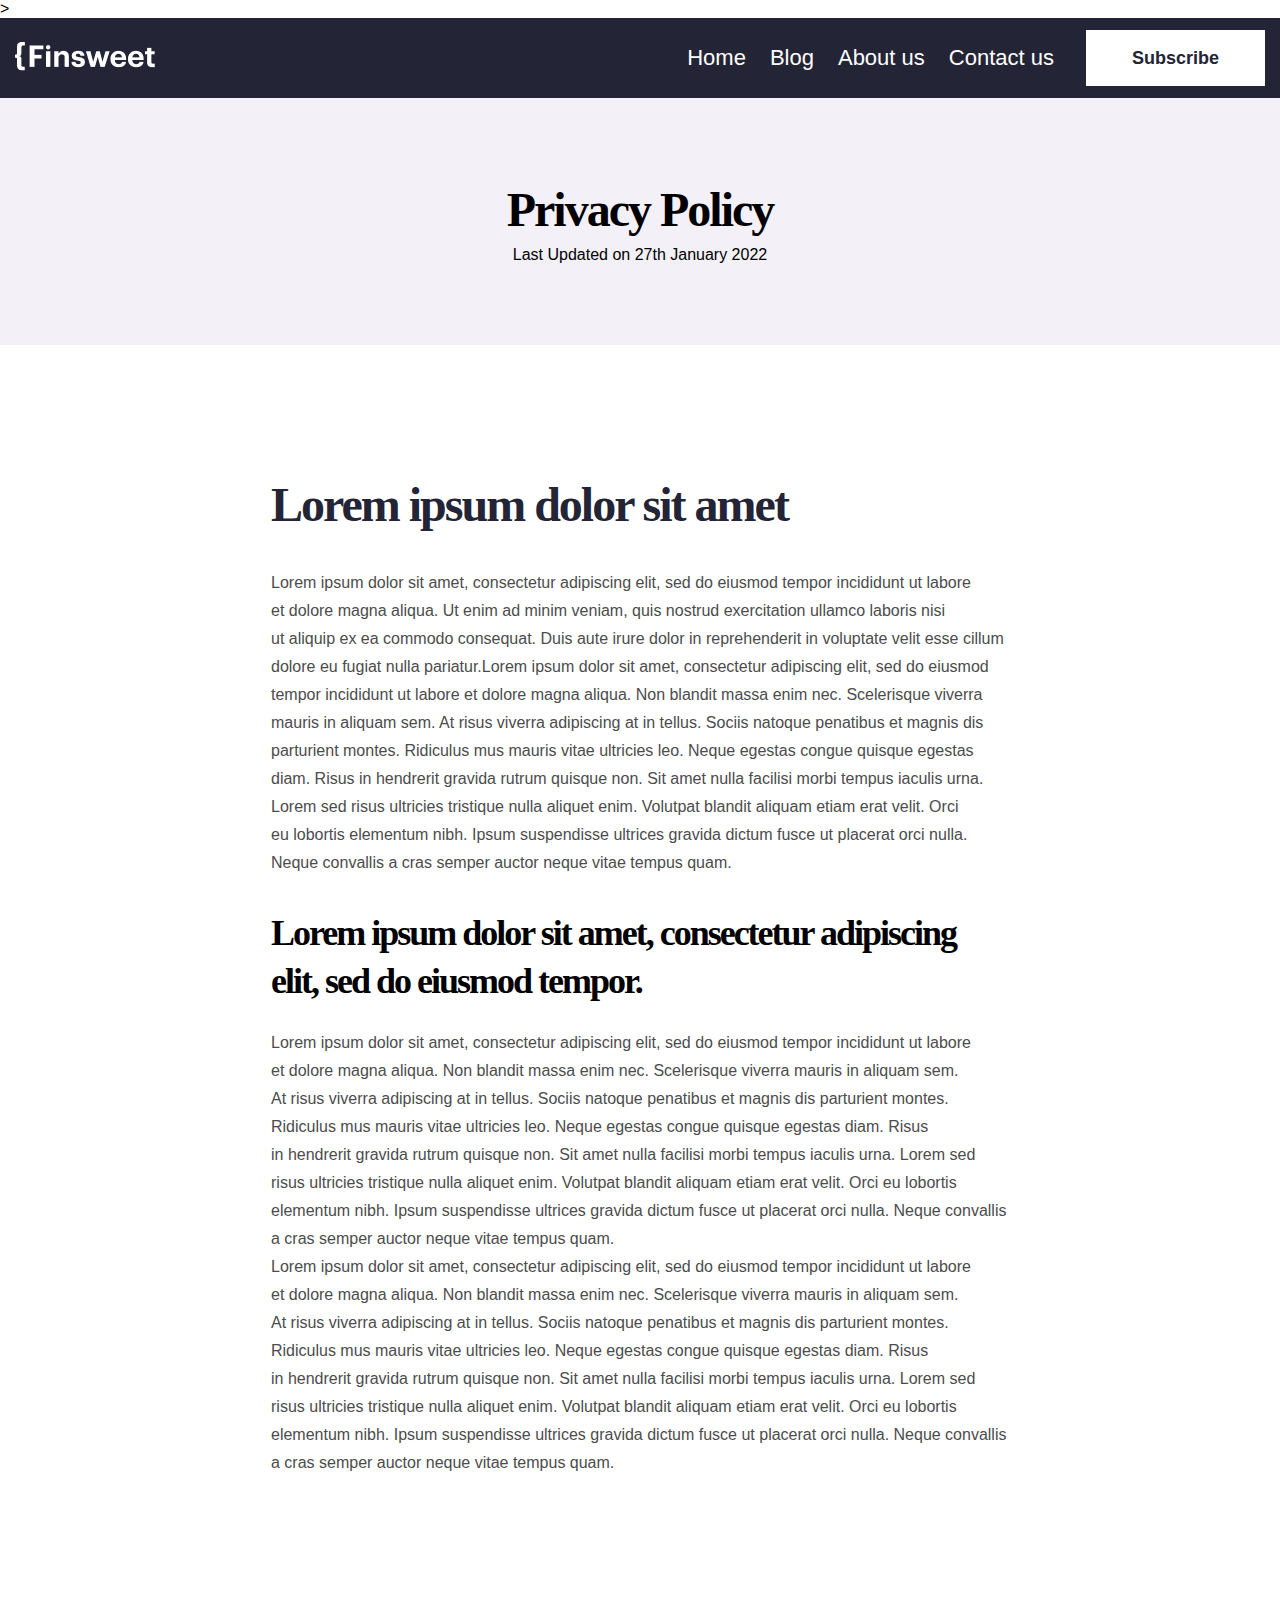
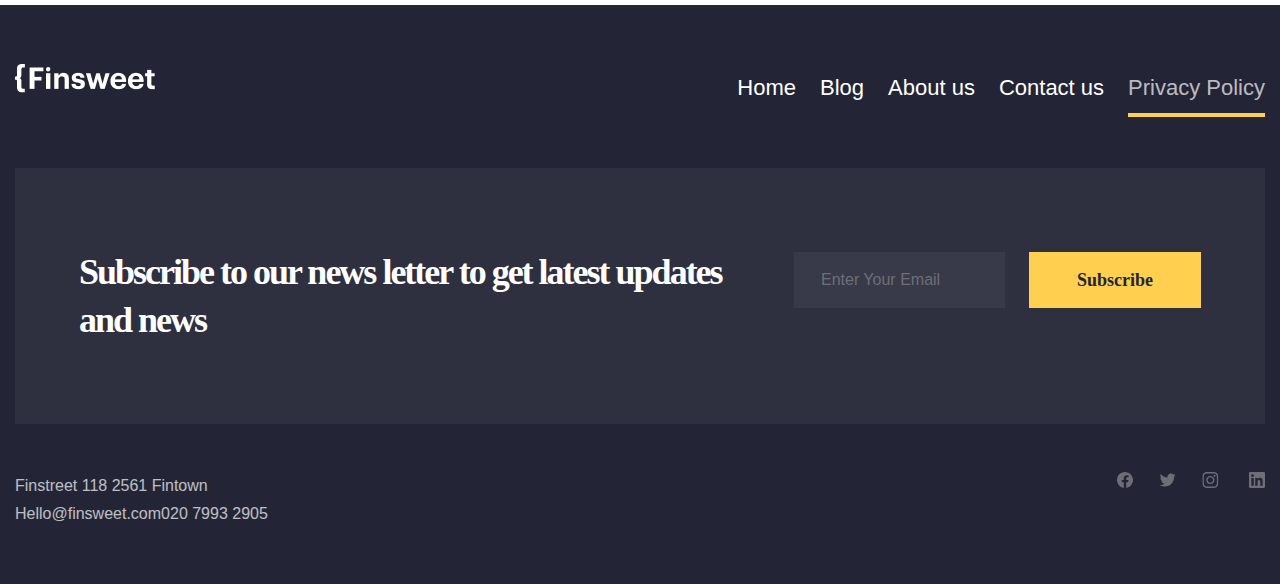
<file: privacy.html>
<!DOCTYPE html>
<html lang="en" class="page">

<head>
    <meta charset="UTF-8">
    <meta name="viewport" content="width=device-width,initial-scale=1">
    <link rel="shortcut icon" href="favicon.ico" type="image/x-icon">
    <meta http-equiv="X-UA-Compatible" content="ie=edge">
    <meta name="theme-color" content="#111111">
    <title>Finsweet</title>
    <link rel="preload" href="fonts/InterMedium.woff2" as="font" type="font/woff2" crossorigin>
    <link rel="preload" href="fonts/InterRegular.woff2" as="font" type="font/woff2" crossorigin>
    <link rel="preload" href="fonts/InterSemiBold.woff2" as="font" type="font/woff2" crossorigin>
    <link rel="preload" href="fonts/InterBlack.woff2" as="font" type="font/woff2" crossorigin>
    <link rel="preload" href="fonts/Sen-Bold.woff2" as="font" type="font/woff2" crossorigin>
    <link rel="stylesheet" href="css/vendor.css">
    <link rel="stylesheet" href="css/main.css">
    <script defer="defer" src="js/main.js"></script>
</head>

<body class="page__body">>
    <div class="site-container">
        <header class="header">
            <div class="container header__container">
                <div class="header__left"><a href="index.html" class="header__logo"><img src="img/logo.png" alt="logo"></a></div>
                <div class="header__right">
                    <nav class="header__nav nav" title="navigation menu">
                        <ul class="nav__list list-reset menu">
                            <li class="nav__item menu__item"><a href="index.html" class="nav__link menu__item-link" data-scroll data-name="Home">Home</a></li>
                            <li class="nav__item menu__item"><a href="blog-page.html" class="nav__link menu__item-link" data-scroll data-name="Blog">Blog</a></li>
                            <li class="nav__item menu__item"><a href="about-page.html" class="nav__link menu__item-link" data-scroll data-name="About us">About us</a></li>
                            <li class="nav__item menu__item"><a href="contact.html" class="nav__link menu__item-link" data-scroll data-name="Contact us">Contact us</a></li>
                        </ul>
                        <div class="burger"><span></span></div>
                    </nav><a href="#subscribe" class="header__link">Subscribe</a></div>
            </div>
        </header>
        <main class="main">
            <section class="privacy-hero">
                <div class="privacy-hero__container container">
                    <div class="privacy-hero__wrapper">
                        <h1 class="privacy-hero__title title">Privacy Policy</h1>
                        <p class="privacy-hero__descr">Last Updated on <time datetime="2022-01-27">27th January 2022</time></p>
                    </div>
                </div>
            </section>
            <section class="privacy-text">
                <div class="privacy-text__container container">
                    <h1 class="privacy-text__title title">Lorem ipsum dolor sit amet</h1>
                    <p class="privacy-text__descr">Lorem ipsum dolor sit amet, consectetur adipiscing elit, sed do eiusmod tempor incididunt ut labore et dolore magna aliqua. Ut enim ad minim veniam, quis nostrud exercitation ullamco laboris nisi ut aliquip ex ea commodo consequat.
                        Duis aute irure dolor in reprehenderit in voluptate velit esse cillum dolore eu fugiat nulla pariatur.Lorem ipsum dolor sit amet, consectetur adipiscing elit, sed do eiusmod tempor incididunt ut labore et dolore magna aliqua. Non
                        blandit massa enim nec. Scelerisque viverra mauris in aliquam sem. At risus viverra adipiscing at in tellus. Sociis natoque penatibus et magnis dis parturient montes. Ridiculus mus mauris vitae ultricies leo. Neque egestas congue
                        quisque egestas diam. Risus in hendrerit gravida rutrum quisque non. Sit amet nulla facilisi morbi tempus iaculis urna. Lorem sed risus ultricies tristique nulla aliquet enim. Volutpat blandit aliquam etiam erat velit. Orci eu lobortis
                        elementum nibh. Ipsum suspendisse ultrices gravida dictum fusce ut placerat orci nulla. Neque convallis a cras semper auctor neque vitae tempus quam.</p>
                    <h2 class="privacy-text__subtitle title">Lorem ipsum dolor sit amet, consectetur adipiscing elit, sed do eiusmod tempor.</h2>
                    <p class="privacy-text__descr">Lorem ipsum dolor sit amet, consectetur adipiscing elit, sed do eiusmod tempor incididunt ut labore et dolore magna aliqua. Non blandit massa enim nec. Scelerisque viverra mauris in aliquam sem. At risus viverra adipiscing at in tellus.
                        Sociis natoque penatibus et magnis dis parturient montes. Ridiculus mus mauris vitae ultricies leo. Neque egestas congue quisque egestas diam. Risus in hendrerit gravida rutrum quisque non. Sit amet nulla facilisi morbi tempus
                        iaculis urna. Lorem sed risus ultricies tristique nulla aliquet enim. Volutpat blandit aliquam etiam erat velit. Orci eu lobortis elementum nibh. Ipsum suspendisse ultrices gravida dictum fusce ut placerat orci nulla. Neque convallis
                        a cras semper auctor neque vitae tempus quam.<br>Lorem ipsum dolor sit amet, consectetur adipiscing elit, sed do eiusmod tempor incididunt ut labore et dolore magna aliqua. Non blandit massa enim nec. Scelerisque viverra mauris
                        in aliquam sem. At risus viverra adipiscing at in tellus. Sociis natoque penatibus et magnis dis parturient montes. Ridiculus mus mauris vitae ultricies leo. Neque egestas congue quisque egestas diam. Risus in hendrerit gravida
                        rutrum quisque non. Sit amet nulla facilisi morbi tempus iaculis urna. Lorem sed risus ultricies tristique nulla aliquet enim. Volutpat blandit aliquam etiam erat velit. Orci eu lobortis elementum nibh. Ipsum suspendisse ultrices
                        gravida dictum fusce ut placerat orci nulla. Neque convallis a cras semper auctor neque vitae tempus quam.</p>
                </div>
            </section>
        </main>
        <footer class="footer">
            <div class="footer__container container">
                <div class="footer__header">
                    <div class="footer__left"><a href="#" class="footer__logo"><img src="img/logo.png" alt="logo"></a></div>
                    <div class="footer__right">
                        <nav class="footer__nav nav" title="footer navigation menu">
                            <ul class="nav__list list-reset">
                                <li class="nav__item"><a href="index.html" class="nav__link" data-name="Home">Home</a></li>
                                <li class="nav__item"><a href="blog-page.html" class="nav__link" data-name="Blog">Blog</a></li>
                                <li class="nav__item"><a href="about-page.html" class="nav__link" data-name="About us">About us</a></li>
                             <li class="nav__item"><a href="contact.html" class="nav__link" data-name="Contact us">Contact us</a></li>
                              <li class="nav__item"><a href="privacy.html" class="nav__link" data-name="Privacy Policy">Privacy Policy</a></li>
                            </ul>
                        </nav>
                    </div>
                </div>
                <div class="footer__middle">
                    <h2 class="footer__title title">Subscribe to our news letter to get latest updates and news</h2>
                    <form class="footer__subscribe" id="subscribe"><input type="email" class="footer__input" required placeholder="Enter Your Email"> <button class="footer__btn btn btn-reset" type="submit">Subscribe</button></form>
                </div>
                <div class="footer__bottom">
                    <div class="footer__bottom-left"><span class="footer__address">Finstreet 118 2561 Fintown</span> <span class="footer__contacts"><a href="#">Hello@finsweet.com </a>020 7993 2905</span></div>
                    <div class="footer__bottom-right">
                        <div class="footer__social"><a class="footer__link" href="#"><img src="img/svg/fb-neg.svg" alt="facebook link"></a><a class="footer__link" href="#"><img src="img/svg/tw-neg.svg" alt="twitter link"></a><a class="footer__link" href="#"><img src="img/svg/inst-neg.svg" alt="instagram link"></a>
                            <a
                                class="footer__link" href="#"><img src="img/svg/linked-neg.svg" alt="linkedin link"></a>
                        </div>
                    </div>
                </div>
            </div>
        </footer>
    </div>
</body>

</html>
</file>
<file: css/main.css>
:root {
    --font-family: "Inter", sans-serif;
    --content-width: 1280px;
    --container-offset: 15px;
    --container-width: calc(var(--content-width) + (var(--container-offset) * 2));
    --offset: 128px;
    --dark: #232536;
    --grey: #6D6E76;
    --violet: #F4F0F8;
    --light-color: #fff;
    --orange: #FF4D00;
    --accent: #FFD050;
    --accent-hover: #EDC14A
}

.custom-checkbox__field:checked+.custom-checkbox__content::after {
    opacity: 1
}

.custom-checkbox__field:focus+.custom-checkbox__content::before {
    outline: red solid 2px;
    outline-offset: 2px
}

.custom-checkbox__field:disabled+.custom-checkbox__content {
    opacity: .4;
    pointer-events: none
}

@font-face {
    font-family: Inter;
    src: url(../fonts/InterRegular.woff2) format("woff2");
    font-weight: 400;
    font-display: swap;
    font-style: normal
}

@font-face {
    font-family: Inter;
    src: url(../fonts/InterMedium.woff2) format("woff2");
    font-weight: 500;
    font-display: swap;
    font-style: normal
}

@font-face {
    font-family: Inter;
    src: url(../fonts/InterSemiBold.woff2) format("woff2");
    font-weight: 700;
    font-display: swap;
    font-style: normal
}

@font-face {
    font-family: Inter;
    src: url(../fonts/InterBlack.woff2) format("woff2");
    font-weight: 900;
    font-display: swap;
    font-style: normal
}

@font-face {
    font-family: Sen;
    src: url(../fonts/Sen-Bold.woff2) format("woff2");
    font-weight: 800;
    font-display: swap;
    font-style: normal
}

html {
    -webkit-box-sizing: border-box;
    box-sizing: border-box
}

*,
::after,
::before {
    -webkit-box-sizing: inherit;
    box-sizing: inherit
}

.page {
    height: 100%;
    font-family: var(--font-family, sans-serif);
    -webkit-text-size-adjust: 100%
}

.page__body {
    margin: 0;
    min-width: 320px;
    min-height: 100%;
    font-size: 16px
}

img {
    height: auto;
    max-width: 100%;
    -o-object-fit: cover;
    object-fit: cover
}

a {
    text-decoration: none
}

.site-container {
    overflow: hidden
}

.is-hidden {
    display: none !important
}

.btn-reset {
    border: none;
    padding: 0;
    background-color: transparent;
    cursor: pointer
}

.list-reset {
    list-style: none;
    margin: 0;
    padding: 0
}

.input-reset {
    -webkit-appearance: none;
    -moz-appearance: none;
    appearance: none;
    border: none;
    border-radius: 0;
    background-color: #fff
}

.input-reset::-webkit-search-cancel-button,
.input-reset::-webkit-search-decoration,
.input-reset::-webkit-search-results-button,
.input-reset::-webkit-search-results-decoration {
    display: none
}

.visually-hidden {
    position: absolute;
    overflow: hidden;
    margin: -1px;
    border: 0;
    padding: 0;
    width: 1px;
    height: 1px;
    clip: rect(0 0 0 0)
}

.container {
    margin: 0 auto;
    padding: 0 var(--container-offset);
    max-width: var(--container-width)
}

.js-focus-visible :focus:not(.focus-visible) {
    outline: 0
}

.centered {
    text-align: center
}

.dis-scroll {
    position: fixed;
    left: 0;
    top: 0;
    overflow: hidden;
    width: 100%;
    height: 100vh;
    -ms-scroll-chaining: none;
    overscroll-behavior: none
}

.page--ios .dis-scroll {
    position: relative
}

.header {
    background-color: var(--dark);
    color: var(--light-color)
}

.header__container {
    height: 80px;
    display: -webkit-box;
    display: -ms-flexbox;
    display: flex;
    -webkit-box-pack: justify;
    -ms-flex-pack: justify;
    justify-content: space-between;
    -webkit-box-align: center;
    -ms-flex-align: center;
    align-items: center
}

.header__right {
    display: -webkit-box;
    display: -ms-flexbox;
    display: flex
}

.header__nav {
    margin-right: 32px;
    display: -webkit-box;
    display: -ms-flexbox;
    display: flex;
    -webkit-box-align: center;
    -ms-flex-align: center;
    align-items: center
}

@media (max-width:1024px) {
    .header__nav {
        margin-right: 16px;
        margin-left: 16px
    }
}

@media (max-width:576px) {
    :root {
        --offset: 64px
    }
    .header__nav {
        margin-left: 10px
    }
}

.header__link {
    position: relative;
    font-weight: 700;
    font-size: 18px;
    line-height: 24px;
    color: var(--dark);
    background-color: var(--light-color);
    padding: 16px 46px;
    -webkit-transition: background-color .3s ease-in-out;
    -o-transition: background-color .3s ease-in-out;
    transition: background-color .3s ease-in-out
}

.header__link:hover {
    background-color: rgba(255, 255, 255, .7)
}

.nav__list {
    display: -webkit-box;
    display: -ms-flexbox;
    display: flex
}

.nav__item {
    -webkit-transition: 1s;
    -o-transition: 1s;
    transition: 1s;
    position: relative
}

.nav__item:not(:last-child) {
    margin-right: 24px
}

.nav__link {
    position: relative;
    font-weight: 400;
    display: -webkit-box;
    display: -ms-flexbox;
    display: flex;
    -webkit-box-align: center;
    -ms-flex-align: center;
    align-items: center;
    color: var(--light-color);
    -webkit-transition: color .5s;
    -o-transition: color .5s;
    transition: color .5s
}

.nav__link:after {
    content: "";
    bottom: -5px;
    left: 0;
    position: absolute;
    background-color: var(--accent);
    height: 4px;
    width: 0;
    -webkit-transition: .5s;
    -o-transition: .5s;
    transition: .5s
}

.nav__link:hover {
    color: var(--grey)
}

.nav__link:hover:after {
    width: 100%
}

.nav__link--active {
    position: relative;
    color: var(--grey)
}

.nav__link--active:hover:before {
    width: 0;
    -webkit-transition: none;
    -o-transition: none;
    transition: none
}

.nav__link--active:after {
    content: "";
    bottom: -5px;
    left: 0;
    position: absolute;
    background-color: var(--accent);
    height: 4px;
    width: 100%
}

.burger {
    display: none;
    cursor: pointer
}

@media screen and (max-width:768px) {
    .menu {
        position: fixed;
        background: #131418;
        left: 0;
        top: 0;
        height: 100vh;
        width: 100vw;
        display: none
    }
    .menu.active {
        display: -webkit-box;
        display: -ms-flexbox;
        display: flex;
        left: 0;
        top: 0;
        height: 100vh;
        width: 100vw;
        -webkit-box-orient: vertical;
        -webkit-box-direction: normal;
        -ms-flex-direction: column;
        flex-direction: column;
        pointer-events: all;
        -webkit-box-pack: center;
        -ms-flex-pack: center;
        justify-content: center;
        -webkit-box-align: center;
        -ms-flex-align: center;
        align-items: center;
        z-index: 22;
        -webkit-animation: .1s linear fade;
        animation: .1s linear fade
    }
    .burger {
        display: block;
        position: relative;
        height: 20px;
        width: 30px;
        z-index: 102;
        cursor: pointer
    }
    .burger.active-burger:before {
        background: var(--grey);
        -webkit-transform: rotate(45deg);
        -ms-transform: rotate(45deg);
        transform: rotate(45deg);
        -webkit-transition: .3s cubic-bezier(.785, .135, .15, .86);
        -o-transition: .3s cubic-bezier(.785, .135, .15, .86);
        transition: .3s cubic-bezier(.785, .135, .15, .86);
        top: 8px
    }
    .burger.active-burger:after {
        background: var(--grey);
        -webkit-transform: rotate(-45deg);
        -ms-transform: rotate(-45deg);
        transform: rotate(-45deg);
        bottom: 10px;
        -webkit-transition: .3s cubic-bezier(.785, .135, .15, .86);
        -o-transition: .3s cubic-bezier(.785, .135, .15, .86);
        transition: .3s cubic-bezier(.785, .135, .15, .86)
    }
    .burger.active-burger span {
        -webkit-transform: scale(0);
        -ms-transform: scale(0);
        transform: scale(0)
    }
    .burger:after,
    .burger:before {
        content: "";
        position: absolute;
        height: 2px;
        width: 100%;
        background: rgba(109, 110, 118, .6);
        -webkit-transition: .3s cubic-bezier(.785, .135, .15, .86);
        -o-transition: .3s cubic-bezier(.785, .135, .15, .86);
        transition: .3s cubic-bezier(.785, .135, .15, .86)
    }
    .burger:before {
        top: 0
    }
    .burger::after {
        bottom: 0
    }
    .burger span {
        position: absolute;
        top: 9px;
        right: 0;
        width: 100%;
        background: rgba(109, 110, 118, .6);
        height: 2px;
        -webkit-transform: scale(1);
        -ms-transform: scale(1);
        transform: scale(1);
        -webkit-transition: .3s cubic-bezier(.785, .135, .15, .86);
        -o-transition: .3s cubic-bezier(.785, .135, .15, .86);
        transition: .3s cubic-bezier(.785, .135, .15, .86)
    }
    .menu__item {
        margin-top: 15px
    }
    .menu__item-link {
        color: #fff
    }
}

.active {
    color: rgba(255, 255, 255, .7)
}

.active:after {
    content: "";
    bottom: -5px;
    left: 0;
    position: absolute;
    background-color: var(--accent);
    height: 4px;
    width: 100%;
    -webkit-transition: .5s;
    -o-transition: .5s;
    transition: .5s
}

.hero {
    position: relative;
    height: 720px;
    background: -o-radial-gradient(81% -150%, circle, rgba(255, 255, 255, 0) 40%, #101010 100%), url(../img/hero-bg.webp);
    background: radial-gradient(circle at 81% -150%, rgba(255, 255, 255, 0) 40%, #101010 100%), url(../img/hero-bg.webp);
    background-position: center;
    background-repeat: no-repeat;
    background-size: cover;
    margin-bottom: var(--offset)
}

@media (max-width:1024px) {
    .hero {
        height: 550px
    }
}

@media (max-width:768px) {
    .nav__item:not(:last-child) {
        margin-right: 0
    }
    .hero {
        height: 620px
    }
}

.hero__container {
    height: 100%
}

.hero__wrapper {
    padding-top: var(--offset);
    max-width: 804px;
    max-height: 400px;
    height: 100%;
    margin: 0
}

.hero__subtitle {
    margin-bottom: 24px;
    color: var(--light-color);
    font-weight: 500;
    font-size: 16px;
    line-height: 20px;
    letter-spacing: 3px;
    text-transform: uppercase
}

.hero__link {
    display: inline-block;
    font-weight: 900;
    font-size: 16px;
    line-height: 20px;
    letter-spacing: 3px;
    text-transform: uppercase;
    color: var(--light-color)
}

.hero__title {
    font-family: Sen;
    margin: 24px 0;
    font-weight: 700;
    font-size: 56px;
    line-height: 64px;
    letter-spacing: -2px;
    color: var(--light-color)
}

@media (max-width:768px) {
    .hero__title {
        font-size: 48px;
        line-height: 56px
    }
    .posts__container {
        -webkit-box-orient: vertical;
        -webkit-box-direction: normal;
        -ms-flex-direction: column;
        flex-direction: column
    }
}

.hero__quote {
    margin-bottom: 16px;
    font-weight: 400;
    font-size: 16px;
    line-height: 28px;
    color: var(--light-color)
}

.hero__quote cite {
    color: var(--accent);
    font-style: normal
}

.hero__quote time {
    position: relative;
    margin-left: 10px
}

.hero__author {
    position: relative;
    margin-right: 2px
}

.hero__author::after {
    position: absolute;
    top: 0;
    right: -6px;
    content: "";
    background-color: var(--light-color);
    width: 1px;
    height: 16px
}

.hero__descr {
    margin: 24px 0 48px;
    font-weight: 400;
    font-size: 16px;
    line-height: 28px;
    color: var(--light-color);
    max-width: 600px
}

.posts {
    margin-bottom: var(--offset)
}

.posts__container {
    display: -webkit-box;
    display: -ms-flexbox;
    display: flex;
    gap: 32px
}

.posts__featured {
    margin-top: 32px;
    padding: 32px;
    border: 1px solid rgba(109, 110, 118, .1)
}

@media (max-width:1024px) {
    .posts__container {
        gap: 16px
    }
    .posts__featured {
        padding: 16px;
        height: 100%
    }
}

.posts__img {
    margin-bottom: 32px
}

.posts__quote {
    margin-bottom: 16px
}

.posts__subtitle {
    margin: 16px 0;
    font-family: Sen;
    font-style: normal;
    font-weight: 700;
    font-size: 28px;
    line-height: 40px;
    letter-spacing: -1px
}

.posts__text {
    margin: 0 0 61px;
    font-weight: 400;
    font-size: 16px;
    line-height: 28px
}

.quote {
    font-weight: 500;
    font-size: 14px;
    line-height: 20px;
    color: #4c4c4c
}

.quote__author {
    position: relative;
    font-weight: 500;
    font-size: 14px;
    line-height: 20px;
    color: #592ea9;
    font-style: normal
}

.quote__author::after {
    position: absolute;
    top: 2px;
    right: -6px;
    content: "";
    background-color: #4c4c4c;
    width: 1px;
    height: 13px
}

.quote time {
    margin-left: 10px
}

.btn {
    display: inline-block;
    color: var(--dark);
    font-family: Sen;
    font-weight: 700;
    font-size: 18px;
    line-height: 24px;
    -webkit-box-align: center;
    -ms-flex-align: center;
    align-items: center;
    background-color: var(--accent);
    padding: 16px 48px
}

.btn:hover {
    background-color: var(--accent-hover);
    -webkit-transition: background-color .3s ease-in-out;
    -o-transition: background-color .3s ease-in-out;
    transition: background-color .3s ease-in-out
}

.aside {
    max-width: 550px
}

.aside__top {
    display: -webkit-box;
    display: -ms-flexbox;
    display: flex;
    -webkit-box-pack: justify;
    -ms-flex-pack: justify;
    justify-content: space-between
}

@media (max-width:768px) {
    .aside {
        max-width: 100%
    }
    .aside__title {
        padding-left: 16px
    }
    .about__wrapper {
        -webkit-box-orient: vertical;
        -webkit-box-direction: normal;
        -ms-flex-direction: column;
        flex-direction: column;
        -webkit-box-align: center;
        -ms-flex-align: center;
        align-items: center
    }
}

.aside__link {
    display: block;
    font-style: normal;
    font-weight: 400;
    font-size: 16px;
    line-height: 28px
}

.aside__bot {
    margin-top: 32px;
    height: 100%
}

.aside__block {
    max-height: 181px;
    height: 100%;
    padding: 32px 116px 25px 32px
}

@media (max-width:1100px) {
    .aside__block {
        padding: 24px;
        height: auto
    }
}

@media (max-width:1024px) {
    .aside__block {
        padding: 16px
    }
}

.aside__block:hover {
    background: #fbf6ea;
    -webkit-transition: background .3s ease-in-out;
    -o-transition: background .3s ease-in-out;
    transition: background .3s ease-in-out
}

.aside__quote {
    margin-bottom: 8px
}

.aside__descr {
    display: block;
    font-family: Sen;
    font-style: normal;
    font-weight: 700;
    font-size: 24px;
    line-height: 32px;
    color: var(--dark);
    margin-top: 8px
}

.title {
    margin: 0;
    font-family: Sen;
    font-style: normal;
    font-weight: 700;
    font-size: 36px;
    line-height: 48px;
    letter-spacing: -2px;
    color: var(--dark-color)
}

.about {
    color: var(--dark);
    margin-bottom: var(--offset)
}

.about__container {
    position: relative;
    max-height: 500px;
    background: #f4f0f8;
    padding: 96px 108px 96px 80px
}

.about__wrapper {
    position: relative;
    display: -webkit-box;
    display: -ms-flexbox;
    display: flex;
    gap: 82px
}

@media (max-width:1100px) {
    .about__wrapper {
        gap: 32px
    }
}

.about__wrapper::after {
    position: absolute;
    top: -118px;
    right: -108px;
    width: 1061px;
    height: 23px;
    content: "";
    background-image: url(../img/stripe.svg)
}

.about__us {
    width: 50%
}

@media (max-width:768px) {
    .about__us {
        width: 100%
    }
}

.about__title {
    margin: 0 0 24px;
    font-weight: 600;
    font-size: 16px;
    line-height: 20px;
    letter-spacing: 3px;
    text-transform: uppercase
}

.about__subtitle {
    margin: 0 0 16px;
    font-family: Sen;
    font-style: normal;
    font-weight: 700;
    font-size: 36px;
    line-height: 48px;
    letter-spacing: -2px
}

.about__text {
    margin: 0 0 16px;
    font-weight: 400;
    font-size: 16px;
    line-height: 28px;
    color: var(--grey)
}

.about__link {
    font-weight: 700;
    font-size: 18px;
    line-height: 32px;
    -webkit-box-align: center;
    -ms-flex-align: center;
    align-items: center;
    color: #592ea9
}

.about__mission {
    width: 50%
}

.category {
    margin-bottom: var(--offset)
}

.category__title {
    text-align: center
}

.category__wrapper {
    margin-top: 48px;
    display: -webkit-box;
    display: -ms-flexbox;
    display: flex;
    gap: 32px
}

@media (max-width:1024px) {
    .about__container {
        padding: 48px;
        max-height: 100%
    }
    .category__wrapper {
        gap: 16px
    }
}

@media (max-width:768px) {
    .about__mission {
        width: 100%
    }
    .category__wrapper {
        -ms-flex-wrap: wrap;
        flex-wrap: wrap
    }
}

.category__link {
    width: 100%
}

.card {
    color: var(--dark);
    border: 1px solid rgba(109, 110, 118, .1);
    display: -webkit-box;
    display: -ms-flexbox;
    display: flex;
    -webkit-box-orient: vertical;
    -webkit-box-direction: normal;
    -ms-flex-direction: column;
    flex-direction: column;
    -webkit-box-align: left;
    -ms-flex-align: left;
    align-items: left;
    padding: 32px
}

@media (max-width:768px) {
    .card {
        -webkit-box-align: center;
        -ms-flex-align: center;
        align-items: center
    }
}

.card:hover {
    background-color: var(--accent);
    -webkit-transition: background-color .3s ease-in-out;
    -o-transition: background-color .3s ease-in-out;
    transition: background-color .3s ease-in-out
}

.card__icon {
    width: 48px;
    height: 48px;
    margin-bottom: 16px
}

.card__title {
    margin: 0 0 4px;
    font-family: Sen;
    font-style: normal;
    font-weight: 700;
    font-size: 28px;
    line-height: 40px;
    letter-spacing: -1px
}

.card__text {
    margin: 0;
    font-style: normal;
    font-weight: 400;
    font-size: 16px;
    line-height: 28px;
    color: var(--grey)
}

.why {
    color: var(--dark);
    margin-bottom: var(--offset)
}

.why__container {
    background-image: url(../img/why.webp);
    background-repeat: no-repeat;
    height: 705px;
    display: -webkit-box;
    display: -ms-flexbox;
    display: flex;
    -webkit-box-pack: end;
    -ms-flex-pack: end;
    justify-content: flex-end;
    -webkit-box-align: end;
    -ms-flex-align: end;
    align-items: flex-end
}

@media (max-width:1024px) {
    .card {
        padding: 16px
    }
    .why__container {
        position: relative;
        height: 100%;
        background-position: left bottom
    }
}

.why__wrapper {
    background-color: var(--light-color);
    padding: 80px;
    max-width: 706px;
    max-height: 584px
}

.why__title {
    margin: 0 0 24px;
    font-weight: 600;
    font-size: 16px;
    line-height: 20px;
    letter-spacing: 3px;
    text-transform: uppercase
}

.why__subtitle {
    margin: 0 0 16px;
    font-style: normal;
    font-weight: 700;
    font-size: 48px;
    line-height: 64px;
    letter-spacing: -2px
}

@media (max-width:1024px) {
    .why__wrapper {
        padding: 32px
    }
    .why__subtitle {
        font-size: 36px;
        line-height: 54px
    }
}

.why__text {
    margin: 0 0 32px;
    font-style: normal;
    font-weight: 400;
    font-size: 16px;
    line-height: 28px;
    color: var(--grey)
}

.authors {
    margin-bottom: var(--offset)
}

.authors__title {
    text-align: center
}

.authors__wrapper {
    margin-top: 48px;
    display: -ms-grid;
    display: grid;
    -ms-grid-columns: 1fr 1fr 1fr 1fr;
    grid-template-columns: 1fr 1fr 1fr 1fr;
    gap: 32px
}

.author-card {
    background: #f4f4f4;
    padding-top: 40px;
    padding-bottom: 40px;
    max-width: 296px;
    max-height: 324px;
    width: 100%;
    height: 100%;
    display: -webkit-box;
    display: -ms-flexbox;
    display: flex;
    -webkit-box-orient: vertical;
    -webkit-box-direction: normal;
    -ms-flex-direction: column;
    flex-direction: column;
    -webkit-box-pack: center;
    -ms-flex-pack: center;
    justify-content: center;
    -webkit-box-align: center;
    -ms-flex-align: center;
    align-items: center
}

.author-card:hover {
    background: #fbf6ea;
    -webkit-transition: background .3s;
    -o-transition: background .3s;
    transition: background .3s
}

.author-card__icon {
    width: 128px;
    height: 128px;
    -o-object-fit: contain;
    object-fit: contain;
    margin-bottom: 20px
}

.author-card__icon img {
    width: 100%;
    border-radius: 100%
}

.author-card__title {
    margin: 0;
    font-family: Sen;
    font-style: normal;
    font-weight: 700;
    font-size: 28px;
    line-height: 40px;
    letter-spacing: -1px;
    color: var(--dark)
}

.author-card__text {
    margin: 0 0 20px;
    font-weight: 400;
    font-size: 14px;
    line-height: 20px;
    text-align: center;
    color: var(--gray)
}

.author-card__social a {
    display: inline-block
}

.author-card__social a:not(:last-child) {
    margin-right: 16px
}

.testimonials {
    margin-bottom: var(--offset)
}

.testimonials__container {
    background-color: #fbf6ea
}

.testimonials__wrapper {
    position: relative;
    display: -webkit-box;
    display: -ms-flexbox;
    display: flex;
    padding-top: 92px;
    padding-bottom: 75px
}

@media (max-width:1024px) {
    .authors__wrapper {
        gap: 16px;
        -ms-grid-columns: 1fr 1fr;
        grid-template-columns: 1fr 1fr
    }
    .author-card {
        max-width: 100%
    }
    .testimonials__wrapper {
        padding-top: 32px;
        padding-bottom: 32px
    }
}

.testimonials__left {
    width: 50%;
    max-width: 350px;
    margin-left: 112px;
    margin-right: 176px
}

@media (max-width:1024px) {
    .testimonials__left {
        margin-left: 32px;
        margin-right: 32px
    }
}

@media (max-width:768px) {
    .testimonials__wrapper {
        -webkit-box-orient: vertical;
        -webkit-box-direction: normal;
        -ms-flex-direction: column;
        flex-direction: column;
        -webkit-box-align: center;
        -ms-flex-align: center;
        align-items: center
    }
    .testimonials__left {
        max-width: 100%;
        width: 100%;
        margin: 0 0 32px;
        padding-bottom: 16px;
        text-align: center;
        border-bottom: 1px solid rgba(109, 110, 118, .4)
    }
    .testimonials__right::after {
        display: none
    }
}

.testimonials__subtitle {
    margin: 0 0 12px;
    font-weight: 600;
    font-size: 16px;
    line-height: 20px;
    letter-spacing: 3px;
    text-transform: uppercase
}

.testimonials__title {
    margin-bottom: 16px
}

.testimonials__text {
    margin: 0
}

.testimonials__right {
    position: relative;
    width: 50%
}

.testimonials__right::after {
    content: "";
    width: 1px;
    height: 310px;
    position: absolute;
    left: -642px;
    top: -88px;
    background-color: var(--grey);
    opacity: .4;
    margin-left: 541px;
    margin-top: 85px
}

.testimonials__descr {
    padding-right: 174px;
    font-family: Sen;
    font-style: normal;
    font-weight: 700;
    font-size: 24px;
    line-height: 32px;
    color: var(--dark)
}

.testimonials__descr p {
    margin: 0 0 121px
}

@media (max-width:1024px) {
    .testimonials__right::after {
        left: -580px
    }
    .testimonials__descr {
        padding-right: 32px
    }
    .testimonials__descr p {
        margin-bottom: 32px
    }
}

@media (max-width:768px) {
    .testimonials__right {
        width: 100%
    }
    .testimonials__descr {
        padding: 0;
        text-align: center
    }
    .testimonials__author {
        display: -webkit-box;
        display: -ms-flexbox;
        display: flex;
        -webkit-box-orient: vertical;
        -webkit-box-direction: normal;
        -ms-flex-direction: column;
        flex-direction: column;
        -webkit-box-align: center;
        -ms-flex-align: center;
        align-items: center;
        text-align: center;
        padding-left: 0
    }
}

.testimonials__name {
    padding-left: 61px;
    position: relative;
    margin: 0;
    font-family: Sen;
    font-style: normal;
    font-weight: 700;
    font-size: 24px;
    line-height: 32px;
    color: var(--dark)
}

.testimonials__name::before {
    position: absolute;
    top: 0;
    left: 0;
    content: "";
    width: 48px;
    height: 48px;
    background-image: url(../img/profile-picture.webp);
    background-repeat: no-repeat;
    background-size: cover;
    background-position: center;
    border-radius: 100%
}

.testimonials__from {
    padding-left: 61px;
    margin: 0;
    font-weight: 400;
    font-size: 16px;
    line-height: 28px;
    color: var(--grey)
}

.swiper {
    margin: 0
}

.swiper__btns {
    position: absolute;
    right: 0;
    bottom: 34px;
    margin-right: 113px;
    display: -webkit-box;
    display: -ms-flexbox;
    display: flex;
    -webkit-box-pack: center;
    -ms-flex-pack: center;
    justify-content: center;
    -webkit-box-align: center;
    -ms-flex-align: center;
    align-items: center;
    gap: 24px
}

.swiper-button-next {
    position: inherit;
    width: 48px;
    height: 48px;
    -webkit-transition: scale .3s, fill 1s;
    -o-transition: scale .3s, fill 1s;
    transition: scale .3s, fill 1s
}

.swiper-button-next::after {
    display: none
}

.swiper-button-next:hover {
    scale: 1.3
}

.swiper-button-next:hover circle {
    fill: #000
}

.swiper-button-next:hover path {
    fill: #fff
}

.swiper-button-prev {
    position: inherit;
    -webkit-transform: rotate(180deg);
    -ms-transform: rotate(180deg);
    transform: rotate(180deg);
    width: 48px;
    height: 48px;
    border-radius: 100%;
    -webkit-transition: scale .3s, fill 1s;
    -o-transition: scale .3s, fill 1s;
    transition: scale .3s, fill 1s
}

.swiper-button-prev::after {
    display: none
}

.swiper-button-prev:hover {
    scale: 1.3
}

.swiper-button-prev:hover circle {
    fill: #000
}

.swiper-button-prev:hover path {
    fill: #fff
}

.logos {
    height: 52px;
    margin-bottom: var(--offset)
}

.logos__container {
    display: -webkit-box;
    display: -ms-flexbox;
    display: flex;
    gap: 86px
}

@media (max-width:1024px) {
    .swiper__btns {
        position: inherit;
        padding-top: 16px;
        margin-right: 0
    }
    .logos__container {
        gap: 32px
    }
}

@media (max-width:576px) {
    .authors__wrapper {
        -ms-grid-columns: 1fr;
        grid-template-columns: 1fr
    }
    .logos__container {
        -webkit-box-orient: vertical;
        -webkit-box-direction: normal;
        -ms-flex-direction: column;
        flex-direction: column;
        -webkit-box-align: center;
        -ms-flex-align: center;
        align-items: center
    }
}

.logos__title {
    margin: 0;
    font-weight: 400;
    font-size: 14px;
    line-height: 20px;
    color: var(--grey);
    opacity: .6
}

.logos__text {
    font-family: Sen;
    font-style: normal;
    font-weight: 700;
    font-size: 24px;
    line-height: 32px;
    color: var(--grey)
}

.logos__right {
    display: -webkit-box;
    display: -ms-flexbox;
    display: flex;
    gap: 73px;
    -webkit-box-align: center;
    -ms-flex-align: center;
    align-items: center;
    opacity: .8
}

@media (max-width:768px) {
    .logos {
        height: 100%
    }
    .logos__right {
        display: -ms-grid;
        display: grid;
        -ms-grid-columns: 1fr 1fr 1fr;
        grid-template-columns: 1fr 1fr 1fr
    }
}

.join {
    margin-bottom: var(--offset)
}

.join__container {
    max-width: 414px
}

.join__title {
    margin-bottom: 16px;
    text-align: center
}

.join__descr {
    margin: 0 0 32px;
    font-weight: 400;
    font-size: 16px;
    line-height: 28px;
    text-align: center;
    color: var(--grey)
}

.join__btn-div {
    display: -webkit-box;
    display: -ms-flexbox;
    display: flex;
    -webkit-box-align: center;
    -ms-flex-align: center;
    align-items: center;
    -webkit-box-pack: center;
    -ms-flex-pack: center;
    justify-content: center
}

.btn {
    margin: 0 auto
}

.footer {
    background-color: var(--dark)
}

.footer__header {
    display: -webkit-box;
    display: -ms-flexbox;
    display: flex;
    -webkit-box-pack: justify;
    -ms-flex-pack: justify;
    justify-content: space-between;
    padding-top: 59px;
    margin-bottom: 56px
}

@media (max-width:768px) {
    .join__container {
        max-width: 100%
    }
    .footer__header {
        -webkit-box-orient: vertical;
        -webkit-box-direction: normal;
        -ms-flex-direction: column;
        flex-direction: column;
        -webkit-box-align: center;
        -ms-flex-align: center;
        align-items: center;
        margin-bottom: 32px
    }
    .footer__logo {
        display: inline-block;
        margin-bottom: 16px
    }
}

.footer__middle {
    margin-bottom: 48px;
    display: -webkit-box;
    display: -ms-flexbox;
    display: flex;
    height: 256px;
    background: rgba(255, 255, 255, .05)
}

.footer__title {
    color: #fff;
    padding: 80px 64px
}

@media (max-width:1024px) {
    .logos__right {
        gap: 16px
    }
    .footer__title {
        padding: 30px;
        font-size: 32px;
        line-height: 42px
    }
}

@media (max-width:768px) {
    .footer__middle {
        height: 100%
    }
    .footer__title {
        padding: 24px;
        font-size: 22px;
        line-height: 34px
    }
}

@media (max-width:576px) {
    .logos__right {
        -ms-grid-columns: 1fr 1fr;
        grid-template-columns: 1fr 1fr;
        gap: 32px
    }
    .footer__middle {
        -webkit-box-orient: vertical;
        -webkit-box-direction: normal;
        -ms-flex-direction: column;
        flex-direction: column;
        -webkit-box-align: center;
        -ms-flex-align: center;
        align-items: center
    }
    .footer__title {
        text-align: center
    }
}

.footer__subscribe {
    display: -webkit-box;
    display: -ms-flexbox;
    display: flex;
    gap: 24px;
    padding-top: 84px;
    padding-right: 64px;
    padding-bottom: 116px
}

@media (max-width:1024px) {
    .footer__subscribe {
        padding-right: 32px
    }
}

@media (max-width:768px) {
    .footer__subscribe {
        padding-top: 24px;
        padding-right: 0;
        -webkit-box-orient: vertical;
        -webkit-box-direction: normal;
        -ms-flex-direction: column;
        flex-direction: column;
        -webkit-box-align: center;
        -ms-flex-align: center;
        align-items: center
    }
}

.footer__input {
    background-color: rgba(255, 255, 255, .05);
    outline: 0;
    border: none;
    height: 56px
}

.footer__input:focus {
    color: var(--light-color);
    font-weight: 400;
    font-size: 16px;
    line-height: 28px
}

.footer__input::-webkit-input-placeholder {
    padding-left: 25px;
    font-weight: 400;
    font-size: 16px;
    line-height: 28px;
    display: -webkit-box;
    display: flex;
    -webkit-box-align: center;
    align-items: center;
    color: var(--grey);
    outline: 0
}

.footer__input::-moz-placeholder {
    padding-left: 25px;
    font-weight: 400;
    font-size: 16px;
    line-height: 28px;
    display: flex;
    align-items: center;
    color: var(--grey);
    outline: 0
}

.footer__input:-ms-input-placeholder {
    padding-left: 25px;
    font-weight: 400;
    font-size: 16px;
    line-height: 28px;
    display: -ms-flexbox;
    display: flex;
    -ms-flex-align: center;
    align-items: center;
    color: var(--grey);
    outline: 0
}

.footer__input::-ms-input-placeholder {
    padding-left: 25px;
    font-weight: 400;
    font-size: 16px;
    line-height: 28px;
    display: -ms-flexbox;
    display: flex;
    -ms-flex-align: center;
    align-items: center;
    color: var(--grey);
    outline: 0
}

.footer__input::placeholder {
    padding-left: 25px;
    font-weight: 400;
    font-size: 16px;
    line-height: 28px;
    display: -webkit-box;
    display: -ms-flexbox;
    display: flex;
    -webkit-box-align: center;
    -ms-flex-align: center;
    align-items: center;
    color: var(--grey);
    outline: 0
}

.footer__bottom {
    display: -webkit-box;
    display: -ms-flexbox;
    display: flex;
    -webkit-box-pack: justify;
    -ms-flex-pack: justify;
    justify-content: space-between;
    padding-bottom: 56px
}

@media (max-width:576px) {
    .footer__bottom {
        -webkit-box-orient: vertical;
        -webkit-box-direction: normal;
        -ms-flex-direction: column;
        flex-direction: column;
        -webkit-box-align: center;
        -ms-flex-align: center;
        align-items: center
    }
}

.footer__bottom-left {
    display: -webkit-box;
    display: -ms-flexbox;
    display: flex;
    -webkit-box-orient: vertical;
    -webkit-box-direction: normal;
    -ms-flex-direction: column;
    flex-direction: column;
    font-weight: 400;
    font-size: 16px;
    line-height: 28px;
    color: var(--light-color);
    opacity: .7
}

@media (max-width:576px) {
    .footer__bottom-left {
        -webkit-box-align: center;
        -ms-flex-align: center;
        align-items: center;
        margin-bottom: 16px
    }
}

.footer__bottom-left a {
    display: inline-block;
    -webkit-text-decoration-color: #ff0;
    text-decoration-color: #ff0;
    color: inherit
}

.footer__link:not(:last-child) {
    margin-right: 26px
}

@media (max-width:768px) {
    .nav__list {
        -webkit-box-orient: vertical;
        -webkit-box-direction: normal;
        -ms-flex-direction: column;
        flex-direction: column;
        -webkit-box-align: center;
        -ms-flex-align: center;
        align-items: center
    }
}

.nav__link {
    font-size: 22px;
    line-height: 48px
}

.blog-hero {
    background: #f4f0f8;
    margin-bottom: 64px
}

.blog-hero__container {
    display: -webkit-box;
    display: -ms-flexbox;
    display: flex;
    padding-top: 94px;
    padding-bottom: 80px;
    -webkit-box-pack: justify;
    -ms-flex-pack: justify;
    justify-content: space-between
}

@media (max-width:576px) {
    .blog-hero__container {
        padding-top: 24px;
        padding-bottom: 24px
    }
}

.blog-hero__wrapper {
    max-width: 624px
}

.blog-hero__subtitle {
    color: var(--dark);
    font-weight: 500;
    font-size: 16px;
    line-height: 20px;
    letter-spacing: 3px;
    text-transform: uppercase
}

.blog-hero__title {
    margin-top: 24px;
    margin-bottom: 16px
}

.blog-hero__quote {
    margin-bottom: 16px;
    font-weight: 400;
    font-size: 16px;
    line-height: 28px;
    color: var(--dark)
}

.blog-hero__quote cite {
    color: var(--accent);
    font-style: normal
}

.blog-hero__quote time {
    position: relative;
    margin-left: 10px
}

.blog-hero__author {
    position: relative;
    margin-right: 2px
}

.blog-hero__author::after {
    position: absolute;
    top: 3px;
    right: -5px;
    content: "";
    background-color: var(--dark);
    width: 1px;
    height: 16px
}

@media (max-width:1024px) {
    .blog-hero__container {
        -webkit-box-orient: vertical;
        -webkit-box-direction: normal;
        -ms-flex-direction: column;
        flex-direction: column;
        -webkit-box-align: center;
        -ms-flex-align: center;
        align-items: center
    }
    .blog-hero__wrapper {
        display: -webkit-box;
        display: -ms-flexbox;
        display: flex;
        -webkit-box-orient: vertical;
        -webkit-box-direction: normal;
        -ms-flex-direction: column;
        flex-direction: column;
        -webkit-box-align: center;
        -ms-flex-align: center;
        align-items: center;
        margin-bottom: 16px
    }
    .blog-hero__title {
        text-align: center
    }
    .blog-hero__quote {
        font-size: 24px
    }
    .blog-hero__author::after {
        height: 27px
    }
}

.blog-hero__descr {
    margin: 16px 0 32px;
    font-weight: 400;
    font-size: 16px;
    line-height: 28px;
    color: var(--dark);
    max-width: 600px
}

.blog-posts {
    margin-bottom: 64px
}

.blog-posts__wrapper {
    max-width: 1147px
}

.blog-posts__title {
    margin-bottom: 64px;
    padding-bottom: 32px;
    font-family: Sen;
    font-weight: 700;
    font-size: 48px;
    line-height: 64px;
    letter-spacing: -2px;
    color: var(--dark);
    border-bottom: 1px solid rgba(109, 110, 118, .3)
}

.blog-posts__swiper {
    display: -webkit-box;
    display: -ms-flexbox;
    display: flex;
    -webkit-box-orient: vertical;
    -webkit-box-direction: normal;
    -ms-flex-direction: column;
    flex-direction: column;
    -webkit-box-pack: center;
    -ms-flex-pack: center;
    justify-content: center;
    -webkit-box-align: center;
    -ms-flex-align: center;
    align-items: center
}

.blog-posts__block {
    display: -webkit-box;
    display: -ms-flexbox;
    display: flex;
    gap: 32px;
    -webkit-box-align: center;
    -ms-flex-align: center;
    align-items: center;
    width: 100%
}

.blog-posts__block:not(:last-child) {
    margin-bottom: 64px
}

@media (max-width:768px) {
    .blog-posts__title {
        margin-bottom: 8px;
        padding-bottom: 8px
    }
    .blog-posts__block {
        -webkit-box-orient: vertical;
        -webkit-box-direction: normal;
        -ms-flex-direction: column;
        flex-direction: column;
        -webkit-box-align: center;
        -ms-flex-align: center;
        align-items: center;
        -webkit-box-align: start;
        -ms-flex-align: start;
        align-items: flex-start
    }
}

.blog-posts__img {
    max-width: 490px;
    width: 100%
}

.blog-posts__category {
    display: inline-block;
    margin-bottom: 16px;
    font-weight: 600;
    font-size: 16px;
    line-height: 20px;
    letter-spacing: 3px;
    text-transform: uppercase;
    color: var(--accent)
}

.blog-posts__subtitle {
    margin: 0 0 16px;
    font-family: Sen;
    font-style: normal;
    font-weight: 700;
    font-size: 36px;
    line-height: 48px;
    letter-spacing: -2px;
    color: var(--dark)
}

.blog-posts__descr {
    margin: 0;
    font-weight: 400;
    font-size: 16px;
    line-height: 28px;
    color: var(--grey)
}

.swiper-wrapper {
    width: 100%;
    margin-bottom: 64px
}

.swiper-slide {
    width: 100%
}

.blog-posts__swiper-btns {
    margin: 0 auto;
    max-height: 40px;
    height: 100%;
    width: 100%;
    position: relative;
    display: -webkit-box;
    display: -ms-flexbox;
    display: flex;
    -webkit-box-align: center;
    -ms-flex-align: center;
    align-items: center;
    -webkit-box-pack: center;
    -ms-flex-pack: center;
    justify-content: center;
    gap: 30px;
    color: var(--grey)
}

.blog-posts__swiper-button-prev {
    margin: 0;
    position: relative;
    color: var(--grey);
    font-family: Sen;
    font-style: normal;
    font-weight: 700;
    font-size: 24px;
    line-height: 32px;
    cursor: pointer;
    -webkit-transition: scale .3s linear, color .3s;
    -o-transition: scale .3s linear, color .3s;
    transition: scale .3s linear, color .3s;
    width: 80px
}

.blog-posts__swiper-button-prev:hover {
    color: var(--dark);
    font-weight: 700;
    scale: 1.3
}

.blog-posts__swiper-button-next {
    -webkit-box-orient: horizontal;
    -webkit-box-direction: normal;
    -ms-flex-direction: row;
    flex-direction: row;
    position: relative;
    margin: 0;
    color: var(--grey);
    font-family: Sen;
    font-style: normal;
    font-weight: 700;
    font-size: 24px;
    line-height: 32px;
    cursor: pointer;
    -webkit-transition: color .3s, scale .3s;
    -o-transition: color .3s, scale .3s;
    transition: color .3s, scale .3s;
    width: 80px
}

.blog-posts__swiper-button-next:hover {
    color: var(--dark);
    font-weight: 700;
    scale: 1.3
}

.post {
    margin-bottom: var(--offset);
    font-family: Sen;
    font-style: normal
}

.post__hero {
    padding-top: var(--offset);
    margin: 0 auto 64px;
    max-width: 768px;
    width: 100%
}

.post__meta {
    position: relative;
    display: -webkit-box;
    display: -ms-flexbox;
    display: flex;
    -webkit-box-orient: vertical;
    -webkit-box-direction: normal;
    -ms-flex-direction: column;
    flex-direction: column;
    padding-left: 61px
}

.post__author {
    font-family: Sen;
    font-style: normal;
    font-weight: 700;
    font-size: 28px;
    line-height: 40px;
    letter-spacing: -1px;
    color: #592ea9;
    opacity: .87
}

.post__author::before {
    position: absolute;
    top: 7px;
    left: 0;
    content: "";
    width: 48px;
    height: 48px;
    background-image: url(../img/profile-picture.webp);
    background-repeat: no-repeat;
    background-size: cover;
    background-position: center;
    border-radius: 100%
}

.post__quote {
    font-weight: 400;
    font-size: 16px;
    line-height: 28px;
    color: var(--grey)
}

.post__title {
    margin-bottom: 34px;
    font-size: 48px;
    line-height: 64px
}

.post__link {
    padding-left: 32px;
    position: relative;
    font-family: Sen;
    font-style: normal;
    font-weight: 700;
    font-size: 24px;
    line-height: 32px;
    color: var(--dark)
}

.post__link::after {
    position: absolute;
    top: 0;
    left: 0;
    content: "";
    width: 24px;
    height: 24px;
    background-image: url(../img/svg/shuttle.svg)
}

.post__img {
    margin-bottom: 64px
}

.post__content {
    margin: 0 auto;
    max-width: 843px;
    width: 100%
}

.post__block:not(:last-child) {
    margin-bottom: 48px
}

.post__subtitle {
    display: inline-block;
    margin-bottom: 16px;
    font-weight: 700;
    font-size: 36px;
    line-height: 48px;
    letter-spacing: -2px;
    color: var(--dark)
}

.post__descr {
    margin: 0;
    font-family: Inter;
    font-style: normal;
    font-weight: 400;
    font-size: 16px;
    line-height: 28px;
    color: var(--grey)
}

.post__descr:not(:last-child) {
    margin-bottom: 24px
}

.post__list {
    margin: 0 0 16px
}

.post__item {
    font-weight: 700;
    font-size: 24px;
    line-height: 32px;
    color: #161722;
    opacity: .78
}

.suggested {
    margin-bottom: calc(var(--offset) - 64px)
}

.suggested__container {
    border-bottom: 1px solid rgba(109, 110, 118, .3);
    padding-bottom: 64px
}

.suggested__title {
    margin-bottom: 96px
}

.suggested__wrapper {
    display: -webkit-box;
    display: -ms-flexbox;
    display: flex;
    gap: 32px
}

@media (max-width:1024px) {
    .suggested__title {
        margin-bottom: 32px
    }
    .suggested__wrapper {
        -ms-flex-wrap: wrap;
        flex-wrap: wrap
    }
}

.suggested__card {
    padding: 0;
    max-width: 405px;
    width: 100%;
    border: none;
    display: -webkit-box;
    display: -ms-flexbox;
    display: flex;
    -webkit-box-orient: vertical;
    -webkit-box-direction: normal;
    -ms-flex-direction: column;
    flex-direction: column
}

.suggested__card:hover {
    background: 0 0
}

@media (max-width:1024px) {
    .suggested__card {
        max-width: 100%;
        -webkit-box-align: center;
        -ms-flex-align: center;
        align-items: center
    }
}

.card__img {
    margin-bottom: 32px
}

.card__content {
    display: -webkit-box;
    display: -ms-flexbox;
    display: flex;
    -webkit-box-orient: vertical;
    -webkit-box-direction: normal;
    -ms-flex-direction: column;
    flex-direction: column;
    -webkit-box-flex: 1;
    -ms-flex-positive: 1;
    flex-grow: 1
}

@media (max-width:1024px) {
    .card__content {
        -webkit-box-align: center;
        -ms-flex-align: center;
        align-items: center
    }
    .card__quote {
        font-size: 24px
    }
    .card__subtitle {
        text-align: center
    }
}

.card__subtitle {
    margin-top: 16px;
    margin-bottom: 16px;
    font-family: Sen;
    font-style: normal;
    font-weight: 700;
    font-size: 28px;
    line-height: 40px;
    letter-spacing: -1px;
    color: var(--dark)
}

.card__descr {
    margin: 0;
    font-weight: 400;
    font-size: 16px;
    line-height: 28px;
    color: var(--dark);
    opacity: .7
}

.about-hero {
    margin-bottom: var(--offset);
    padding-top: 80px
}

.about-hero__top {
    display: -webkit-box;
    display: -ms-flexbox;
    display: flex;
    gap: 32px;
    margin-bottom: -70px;
    z-index: 3
}

@media (max-width:768px) {
    .about-hero {
        padding-top: 24px
    }
    .about-hero__top {
        -webkit-box-orient: vertical;
        -webkit-box-direction: normal;
        -ms-flex-direction: column;
        flex-direction: column;
        -webkit-box-align: center;
        -ms-flex-align: center;
        align-items: center;
        gap: 0;
        margin-bottom: 16px
    }
}

.about-hero__left {
    padding: 64px;
    margin-left: 109px;
    max-width: 624px;
    width: 100%;
    z-index: 5;
    background-color: var(--light-color)
}

@media (max-width:1024px) {
    .card__descr {
        text-align: center
    }
    .about-hero__left {
        margin-left: 0;
        padding: 32px
    }
}

.about-hero__subtitle {
    margin: 0 0 16px;
    font-weight: 500;
    font-size: 16px;
    line-height: 20px;
    letter-spacing: 3px;
    text-transform: uppercase;
    color: var(--dark)
}

.about-hero__title {
    font-family: Sen;
    font-style: normal;
    font-weight: 700;
    font-size: 48px;
    line-height: 64px;
    letter-spacing: -2px;
    color: var(--dark)
}

.about-hero__right {
    display: -webkit-box;
    display: -ms-flexbox;
    display: flex;
    -webkit-box-align: center;
    -ms-flex-align: center;
    align-items: center;
    max-width: 477px;
    width: 100%;
    font-weight: 400;
    font-size: 16px;
    line-height: 28px;
    color: #4c4c4c
}

.about-hero__descr {
    margin: -20px 0 0
}

@media (max-width:768px) {
    .about-hero__left {
        text-align: center;
        padding: 32px 0 0
    }
    .about-hero__right {
        max-width: 100%
    }
    .about-hero__descr {
        margin-top: 0;
        text-align: center
    }
    .about-hero__wrapper {
        -webkit-box-orient: vertical;
        -webkit-box-direction: normal;
        -ms-flex-direction: column;
        flex-direction: column
    }
}

.about-hero__bottom {
    z-index: 2
}

.about-hero__metrics {
    padding-bottom: 23px
}

.about-hero__wrapper {
    display: -webkit-box;
    display: -ms-flexbox;
    display: flex;
    gap: 32px
}

@media (max-width:768px) {
    .about-hero__mission,
    .about-hero__us {
        text-align: center
    }
    .reason__block {
        -webkit-box-orient: vertical;
        -webkit-box-direction: normal;
        -ms-flex-direction: column;
        flex-direction: column;
        -webkit-box-align: center;
        -ms-flex-align: center;
        align-items: center;
        -webkit-box-pack: center;
        -ms-flex-pack: center;
        justify-content: center
    }
}

.about-hero__text {
    text-align: justify
}

.reason {
    color: var(--dark)
}

.reason__block {
    display: -webkit-box;
    display: -ms-flexbox;
    display: flex;
    gap: 137px;
    margin-bottom: var(--offset)
}

.reason__block .reason__img {
    position: relative
}

.reason__block .reason__img:nth-child(2)::after {
    position: absolute;
    content: "";
    top: 24%;
    left: -10%;
    width: 103px;
    height: 116px;
    background-image: url(../img/svg/shapes.svg)
}

@media (max-width:768px) {
    .reason__block .reason__img:nth-child(2)::after {
        display: none
    }
    .reason__block .reason__img:nth-child(1) {
        -webkit-box-ordinal-group: 3;
        -ms-flex-order: 2;
        order: 2
    }
}

.reason__block .reason__img:nth-child(1)::after {
    position: absolute;
    content: "";
    top: 93%;
    left: 17%;
    width: 74px;
    height: 74px;
    background-image: url(../img/svg/circle.svg)
}

.reason__content {
    padding-top: 82px;
    max-width: 519px;
    width: 100%
}

.reason__content:nth-child(2) {
    -webkit-box-ordinal-group: 2;
    -ms-flex-order: 1;
    order: 1
}

@media (max-width:1200px) {
    .reason__block {
        gap: 64px
    }
    .reason__content {
        padding-top: 0
    }
}

@media (max-width:1024px) {
    .reason__block {
        gap: 48px
    }
    .reason__block .reason__img:nth-child(1)::after {
        display: none
    }
    .reason__content {
        width: 50%
    }
}

.reason__title {
    margin-bottom: 16px
}

.reason__subtitle {
    display: inline-block;
    margin-bottom: 16px;
    font-family: Sen;
    font-style: normal;
    font-weight: 700;
    font-size: 24px;
    line-height: 32px
}

.reason__descr {
    margin: 0;
    font-weight: 400;
    font-size: 16px;
    line-height: 28px
}

.reason__img {
    position: relative
}

.category-hero {
    padding-top: 80px;
    padding-bottom: 80px;
    background-color: #f4f0f8;
    color: var(--dark);
    margin-bottom: var(--offset)
}

@media (max-width:768px) {
    .reason__content {
        max-width: 100%;
        width: 100%;
        text-align: center
    }
    .category-hero {
        padding-top: 45px;
        padding-bottom: 45px
    }
}

.category-hero__wrapper {
    display: -webkit-box;
    display: -ms-flexbox;
    display: flex;
    -webkit-box-orient: vertical;
    -webkit-box-direction: normal;
    -ms-flex-direction: column;
    flex-direction: column
}

.category-hero__title {
    margin: 0 0 16px;
    font-family: Sen;
    font-style: normal;
    font-weight: 700;
    font-size: 56px;
    line-height: 64px;
    text-align: center;
    letter-spacing: -2px
}

.category-hero__descr {
    margin: 0 auto 32px;
    max-width: 515px;
    width: 100%;
    font-weight: 400;
    font-size: 16px;
    line-height: 28px;
    text-align: center;
    color: var(--grey)
}

.category-hero__breadcrumbs {
    margin: 0 auto
}

.breadcrumbs__list {
    display: -webkit-box;
    display: -ms-flexbox;
    display: flex
}

.breadcrumbs__item {
    position: relative
}

.breadcrumbs__item:not(:last-child) {
    margin-right: 33px
}

.breadcrumbs__item:nth-child(1)::after {
    position: absolute;
    content: ">";
    padding-left: 12px
}

.breadcrumbs__link {
    display: inline-block;
    font-weight: 500;
    font-size: 16px;
    line-height: 20px;
    text-align: center;
    letter-spacing: 3px;
    text-transform: uppercase;
    color: var(--dark);
    -webkit-transition: color .3s;
    -o-transition: color .3s;
    transition: color .3s
}

.breadcrumbs__link--active,
.breadcrumbs__link:hover {
    color: var(--accent)
}

.breadcrumbs__link--active[href] {
    pointer-events: none;
    cursor: default
}

.category-list {
    margin-bottom: var(--offset)
}

.category-list__wrapper {
    display: -webkit-box;
    display: -ms-flexbox;
    display: flex;
    -webkit-box-pack: justify;
    -ms-flex-pack: justify;
    justify-content: space-between;
    gap: 144px
}

@media (max-width:768px) {
    .category-list__wrapper {
        -webkit-box-orient: vertical;
        -webkit-box-direction: normal;
        -ms-flex-direction: column;
        flex-direction: column
    }
}

.category-list__left {
    max-width: 838px;
    width: 100%;
    height: 10%
}

.category-list__block {
    max-height: 312px;
    height: 100%
}

@media (max-width:1024px) {
    .category-list__wrapper {
        gap: 16px
    }
    .category-list__block {
        gap: 16px;
        -webkit-box-orient: vertical;
        -webkit-box-direction: normal;
        -ms-flex-direction: column;
        flex-direction: column;
        max-height: 100%;
        -webkit-box-align: start;
        -ms-flex-align: start;
        align-items: start
    }
}

.category-list__right {
    max-width: 24%
}

@media (max-width:768px) {
    .category-list__block {
        -webkit-box-align: center;
        -ms-flex-align: center;
        align-items: center
    }
    .category-list__content {
        text-align: center
    }
    .category-list__right {
        max-width: 100%
    }
}

.category-list__body {
    display: -webkit-box;
    display: -ms-flexbox;
    display: flex;
    -webkit-box-orient: vertical;
    -webkit-box-direction: normal;
    -ms-flex-direction: column;
    flex-direction: column;
    margin-top: 40px;
    margin-bottom: 48px
}

@media (max-width:768px) {
    .category-list__body {
        -webkit-box-orient: horizontal;
        -webkit-box-direction: normal;
        -ms-flex-direction: row;
        flex-direction: row
    }
}

.category-list__card {
    display: -webkit-box;
    display: -ms-flexbox;
    display: flex;
    -webkit-box-orient: horizontal;
    -webkit-box-direction: normal;
    -ms-flex-direction: row;
    flex-direction: row;
    padding: 24px
}

@media (max-width:1200px) {
    .category-list__card {
        padding: 16px
    }
}

@media (max-width:768px) {
    .category-list__card {
        -webkit-box-align: center;
        -ms-flex-align: center;
        align-items: center;
        -webkit-box-pack: center;
        -ms-flex-pack: center;
        justify-content: center
    }
}

.category-list__img,
.category-list__img img {
    max-height: 312px;
    height: 100%
}

.category-list__icon {
    margin: 0 16px 0 0
}

@media (max-width:1024px) {
    .category-list__card {
        padding: 8px
    }
    .card__title {
        font-size: 20px
    }
}

.tags__title {
    margin-bottom: 24px
}

.tags__wrapper {
    display: -webkit-box;
    display: -ms-flexbox;
    display: flex;
    -ms-flex-wrap: wrap;
    flex-wrap: wrap;
    gap: 16px
}

.tags__link {
    border: 2px solid var(--grey);
    border-radius: 28px;
    font-family: Sen;
    font-style: normal;
    font-weight: 700;
    font-size: 14px;
    line-height: 32px;
    color: var(--dark);
    -webkit-transition: color .3s, background-color .3s, border .3s;
    -o-transition: color .3s, background-color .3s, border .3s;
    transition: color .3s, background-color .3s, border .3s
}

.tags__link:hover {
    background-color: var(--accent);
    color: var(--light-color);
    border: 2px solid var(--light-color)
}

.tags__link--buisness {
    width: 133px;
    padding: 7px 37px
}

.tags__link--experience {
    width: 149px;
    padding: 7px 36px
}

.tags__link--screen {
    width: 101px;
    padding: 7px 27px
}

.tags__link--technology {
    width: 181px;
    padding: 7px 45px
}

.tags__link--marketing {
    width: 178px;
    padding: 7px 50px
}

.tags__link--life {
    width: 104px;
    padding: 7px 37px
}

.author-hero {
    background-color: var(--violet);
    color: var(--dark);
    margin-bottom: var(--offset)
}

.author-hero__container {
    max-width: 1054px
}

.author-hero__wrapper {
    position: relative;
    display: -webkit-box;
    display: -ms-flexbox;
    display: flex;
    padding-top: 128px;
    padding-bottom: 128px
}

.author-hero__wrapper::after {
    position: absolute;
    bottom: 0;
    left: 0;
    content: "";
    background-image: url(../img/stripe.svg);
    width: 1024px;
    height: 24px
}

.author-hero__img {
    margin-right: 32px
}

.author-hero__body {
    max-width: 669px
}

@media (max-width:1024px) {
    .author-hero__body {
        width: 100%
    }
}

@media (max-width:768px) {
    .author-hero__wrapper {
        padding-top: 45px;
        padding-bottom: 45px;
        -webkit-box-orient: vertical;
        -webkit-box-direction: normal;
        -ms-flex-direction: column;
        flex-direction: column;
        -webkit-box-align: center;
        -ms-flex-align: center;
        align-items: center
    }
    .author-hero__body {
        text-align: center
    }
}

.author-hero__title {
    margin: 0 0 24px;
    font-family: Sen;
    font-style: normal;
    font-weight: 700;
    font-size: 48px;
    line-height: 64px;
    display: -webkit-box;
    display: -ms-flexbox;
    display: flex;
    -webkit-box-align: center;
    -ms-flex-align: center;
    align-items: center;
    letter-spacing: -2px
}

@media (max-width:768px) {
    .author-hero__title {
        font-size: 36px;
        line-height: 52px
    }
    .author-hero__icon {
        width: 32px;
        height: 32px
    }
}

.author-hero__descr {
    margin: 0 0 24px;
    font-weight: 400;
    font-size: 16px;
    line-height: 28px;
    color: var(--grey)
}

.author-posts {
    margin-bottom: var(--offset)
}

.author-posts__container {
    max-width: 1054px
}

.author-posts__block:not(:last-child),
.author-posts__title {
    margin-bottom: 64px
}

.author-posts__img {
    max-width: 412px;
    width: 100%
}

.contact-form {
    color: var(--dark);
    margin-bottom: var(--offset)
}

.contact-form__container {
    max-width: 768px;
    width: 100%
}

.contact-form__wrapper {
    padding-top: var(--offset)
}

.contact-form__top {
    margin-bottom: 64px
}

.contact-form__subtitle {
    margin: 0 0 12px;
    font-weight: 900;
    font-size: 16px;
    line-height: 20px;
    text-align: center;
    letter-spacing: 3px;
    text-transform: uppercase
}

.contact-form__title {
    margin: 0 0 24px;
    font-family: Sen;
    font-style: normal;
    font-weight: 700;
    font-size: 48px;
    line-height: 64px;
    text-align: center;
    letter-spacing: -2px
}

.contact-form__descr {
    font-weight: 400;
    font-size: 16px;
    line-height: 28px;
    text-align: center;
    color: var(--grey)
}

.contact-form__middle {
    padding: 48px 64px;
    background: #592ea9;
    display: -webkit-box;
    display: -ms-flexbox;
    display: flex;
    -webkit-box-pack: justify;
    -ms-flex-pack: justify;
    justify-content: space-between;
    margin-bottom: 32px
}

.contact-form__left {
    display: -webkit-box;
    display: -ms-flexbox;
    display: flex;
    -webkit-box-orient: vertical;
    -webkit-box-direction: normal;
    -ms-flex-direction: column;
    flex-direction: column
}

.contact-form__subtext {
    margin: 0 0 32px;
    font-weight: 400;
    font-size: 14px;
    line-height: 20px;
    color: var(--light-color);
    opacity: .6
}

.contact-form__dedicated {
    font-family: Sen;
    font-style: normal;
    font-weight: 700;
    font-size: 20px;
    line-height: 32px;
    color: var(--light-color)
}

.contact-form__text {
    font-weight: 400;
    font-size: 16px;
    line-height: 28px;
    color: var(--light-color);
    opacity: .6
}

.contact-form__right {
    display: -webkit-box;
    display: -ms-flexbox;
    display: flex;
    -webkit-box-orient: vertical;
    -webkit-box-direction: normal;
    -ms-flex-direction: column;
    flex-direction: column
}

.form__field {
    position: relative
}

.form__field:not(:last-child) {
    margin-bottom: 16px
}

.form__input {
    width: 100%;
    height: 76px;
    border: 1px solid rgba(109, 110, 118, .6);
    border-radius: 2px;
    outline: 0;
    min-width: 250px;
    padding: 15px 20px;
    font-weight: 400;
    font-size: 16px;
    line-height: 28px;
    -o-transition: .1s linear;
    transition: .1s linear;
    -webkit-transition: .1s linear;
    -moz-transition: .1s linear;
    -webkit-appearance: none
}

.form__input:focus {
    border: 1px solid #592ea9
}

.form__input::-webkit-input-placeholder {
    color: transparent
}

.form__input::-moz-placeholder {
    color: transparent
}

.form__input:-ms-input-placeholder {
    color: transparent
}

.form__input::-ms-input-placeholder {
    color: transparent
}

.form__input::placeholder {
    color: transparent
}

.form__label {
    pointer-events: none;
    position: absolute;
    top: calc(50% - 15px);
    left: 15px;
    -o-transition: .1s linear;
    transition: .1s linear;
    -webkit-transition: .1s linear;
    -moz-transition: .1s linear;
    background-color: #fff;
    color: var(--dark);
    padding: 5px;
    -webkit-box-sizing: border-box;
    box-sizing: border-box
}

.form__dropdown::after {
    pointer-events: none;
    content: ">";
    position: absolute;
    width: 15px;
    height: 10px;
    top: 50%;
    right: 63px;
    -webkit-transform: rotate(90deg);
    -ms-transform: rotate(90deg);
    transform: rotate(90deg)
}

.form__select {
    position: relative;
    width: 100%;
    outline: 0;
    border: 1px solid rgba(109, 110, 118, .6);
    border-radius: 2px;
    cursor: pointer
}

.form__select :hover,
.form__select:focus {
    outline: 0;
    border: 1px solid rgba(0, 0, 0, .329)
}

.form__option {
    height: 76px
}

.form__input--textarea {
    resize: none;
    max-height: 144px
}

.form__btn {
    width: 100%
}

.form__input:focus:required:invalid {
    border: 1px solid red
}

.form__input:required:invalid+.form__label:after {
    content: "*"
}

.form__input:focus+.form__label,
.form__input:not(:-moz-placeholder-shown)+.form__label,
.form__input:not(:-ms-input-placeholder)+.form__label,
.form__input:not(:placeholder-shown)+.form__label {
    font-size: 13px;
    top: -10px;
    color: #3951b2
}

.metrics {
    position: relative;
    background-image: url(../img/about-hero-bg.webp);
    background-size: cover;
    background-repeat: no-repeat;
    background-position: center;
    max-height: 444px;
    height: 100%;
    padding-top: 265px
}

@media (max-width:576px) {
    .metrics {
        padding-top: 0;
        padding-bottom: 256px
    }
    .metrics__wrapper {
        -webkit-box-orient: vertical;
        -webkit-box-direction: normal;
        -ms-flex-direction: column;
        flex-direction: column;
        -webkit-box-align: center;
        -ms-flex-align: center;
        align-items: center
    }
}

.metrics::after {
    position: absolute;
    bottom: 0;
    left: max(8.2%, 109px);
    width: min(75%, 862px);
    height: 23px;
    content: "";
    background-image: url(../img/stripe2.svg)
}

.metrics__wrapper {
    margin-left: 109px;
    padding: 32px 48px;
    display: -webkit-box;
    display: -ms-flexbox;
    display: flex;
    max-width: 630px;
    width: 100%;
    background-color: var(--accent)
}

@media (max-width:768px) {
    .metrics__wrapper {
        margin: 0 auto;
        padding: 16px 24px
    }
}

.metrics__title {
    margin: 0;
    font-family: Sen;
    font-style: normal;
    font-weight: 700;
    font-size: 56px;
    line-height: 64px;
    display: -webkit-box;
    display: -ms-flexbox;
    display: flex;
    -webkit-box-align: center;
    -ms-flex-align: center;
    align-items: center;
    letter-spacing: -2px;
    color: var(--dark)
}

.metrics__text {
    font-weight: 400;
    font-size: 16px;
    line-height: 28px;
    color: var(--dark);
    display: inline-block
}

.metrics__block {
    width: 33%
}

.metrics__block:not(:last-child) {
    margin-right: 55px
}

@media (max-width:768px) {
    .metrics__block:not(:last-child) {
        margin-right: 24px
    }
}

@media (max-width:576px) {
    .metrics__title {
        -webkit-box-pack: center;
        -ms-flex-pack: center;
        justify-content: center
    }
    .metrics__block {
        text-align: center
    }
    .metrics__block:not(:last-child) {
        margin-right: 0;
        margin-bottom: 16px
    }
}

.privacy-hero {
    background-color: var(--violet);
    margin-bottom: var(--offset)
}

.privacy-hero__container {
    padding-top: 80px;
    padding-bottom: 80px
}

@media (max-width:768px) {
    .privacy-hero__container {
        padding-top: 45px;
        padding-bottom: 45px
    }
}

.privacy-hero__wrapper {
    text-align: center
}

.privacy-hero__title {
    margin: 0 0 4px;
    font-size: 48px;
    line-height: 64px
}

.privacy-hero__descr {
    margin: 0
}

.privacy-text {
    margin-bottom: var(--offset)
}

.privacy-text__container {
    max-width: 768px
}

.privacy-text__title {
    margin-bottom: 32px;
    font-family: Sen;
    font-style: normal;
    font-weight: 700;
    font-size: 48px;
    line-height: 64px;
    letter-spacing: -2px;
    color: var(--dark)
}

.privacy-text__subtitle {
    margin-bottom: 24px
}

.privacy-text__descr {
    margin: 0;
    font-weight: 400;
    font-size: 16px;
    line-height: 28px;
    color: #4c4c4c
}

.privacy-text__descr:not(:last-child) {
    margin-bottom: 32px
}
</file>
